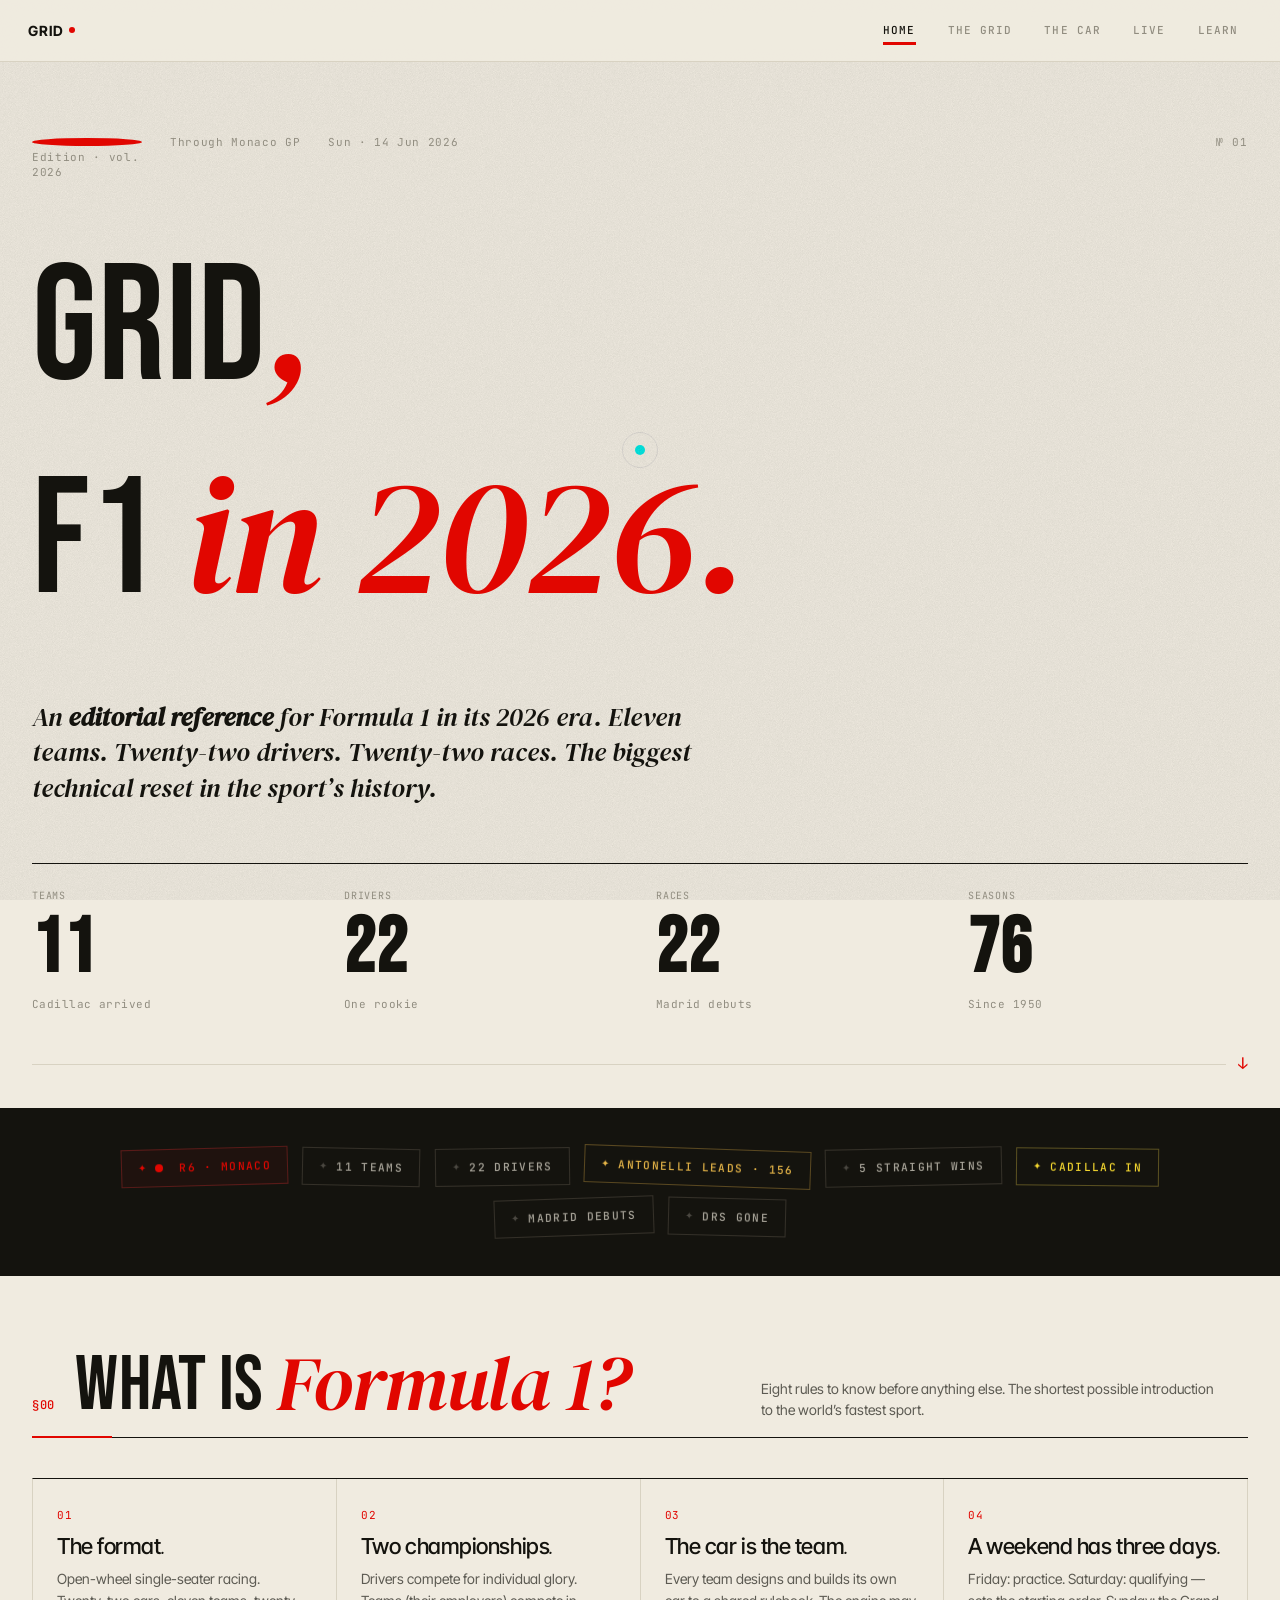
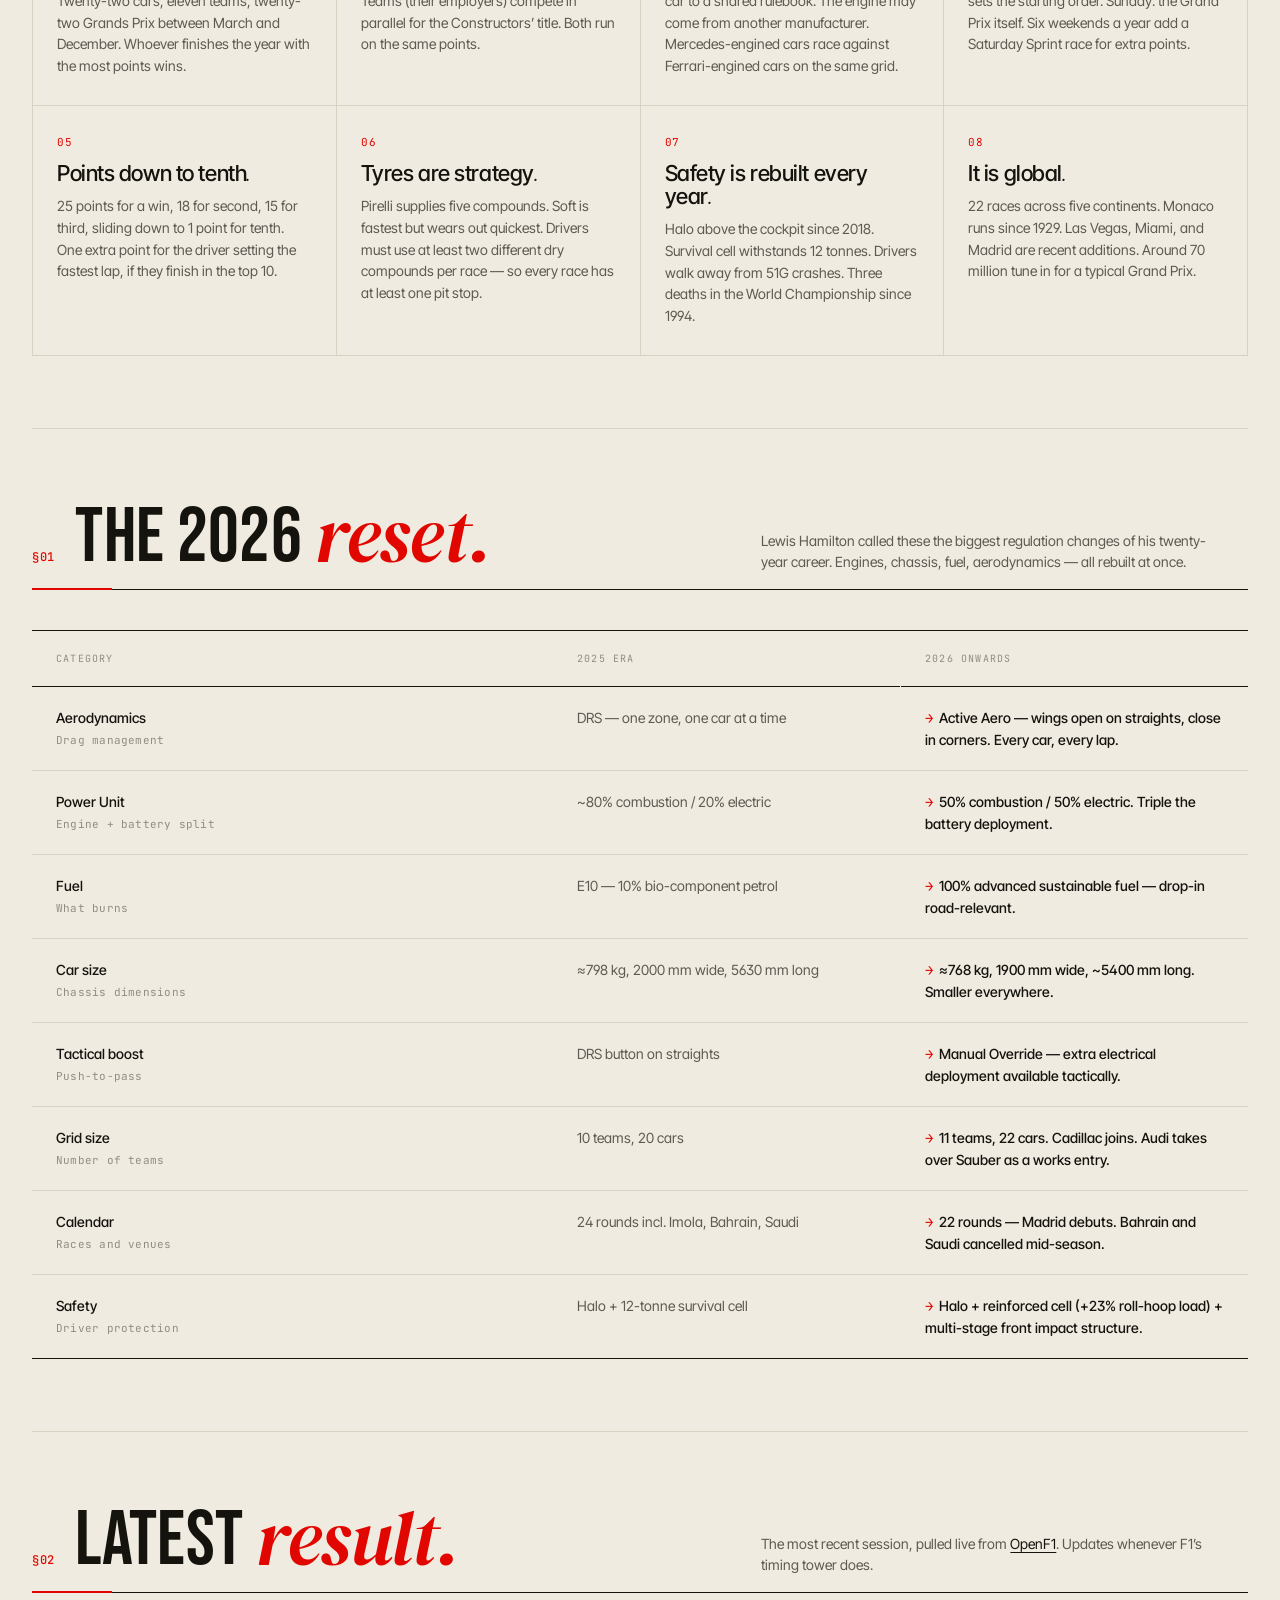
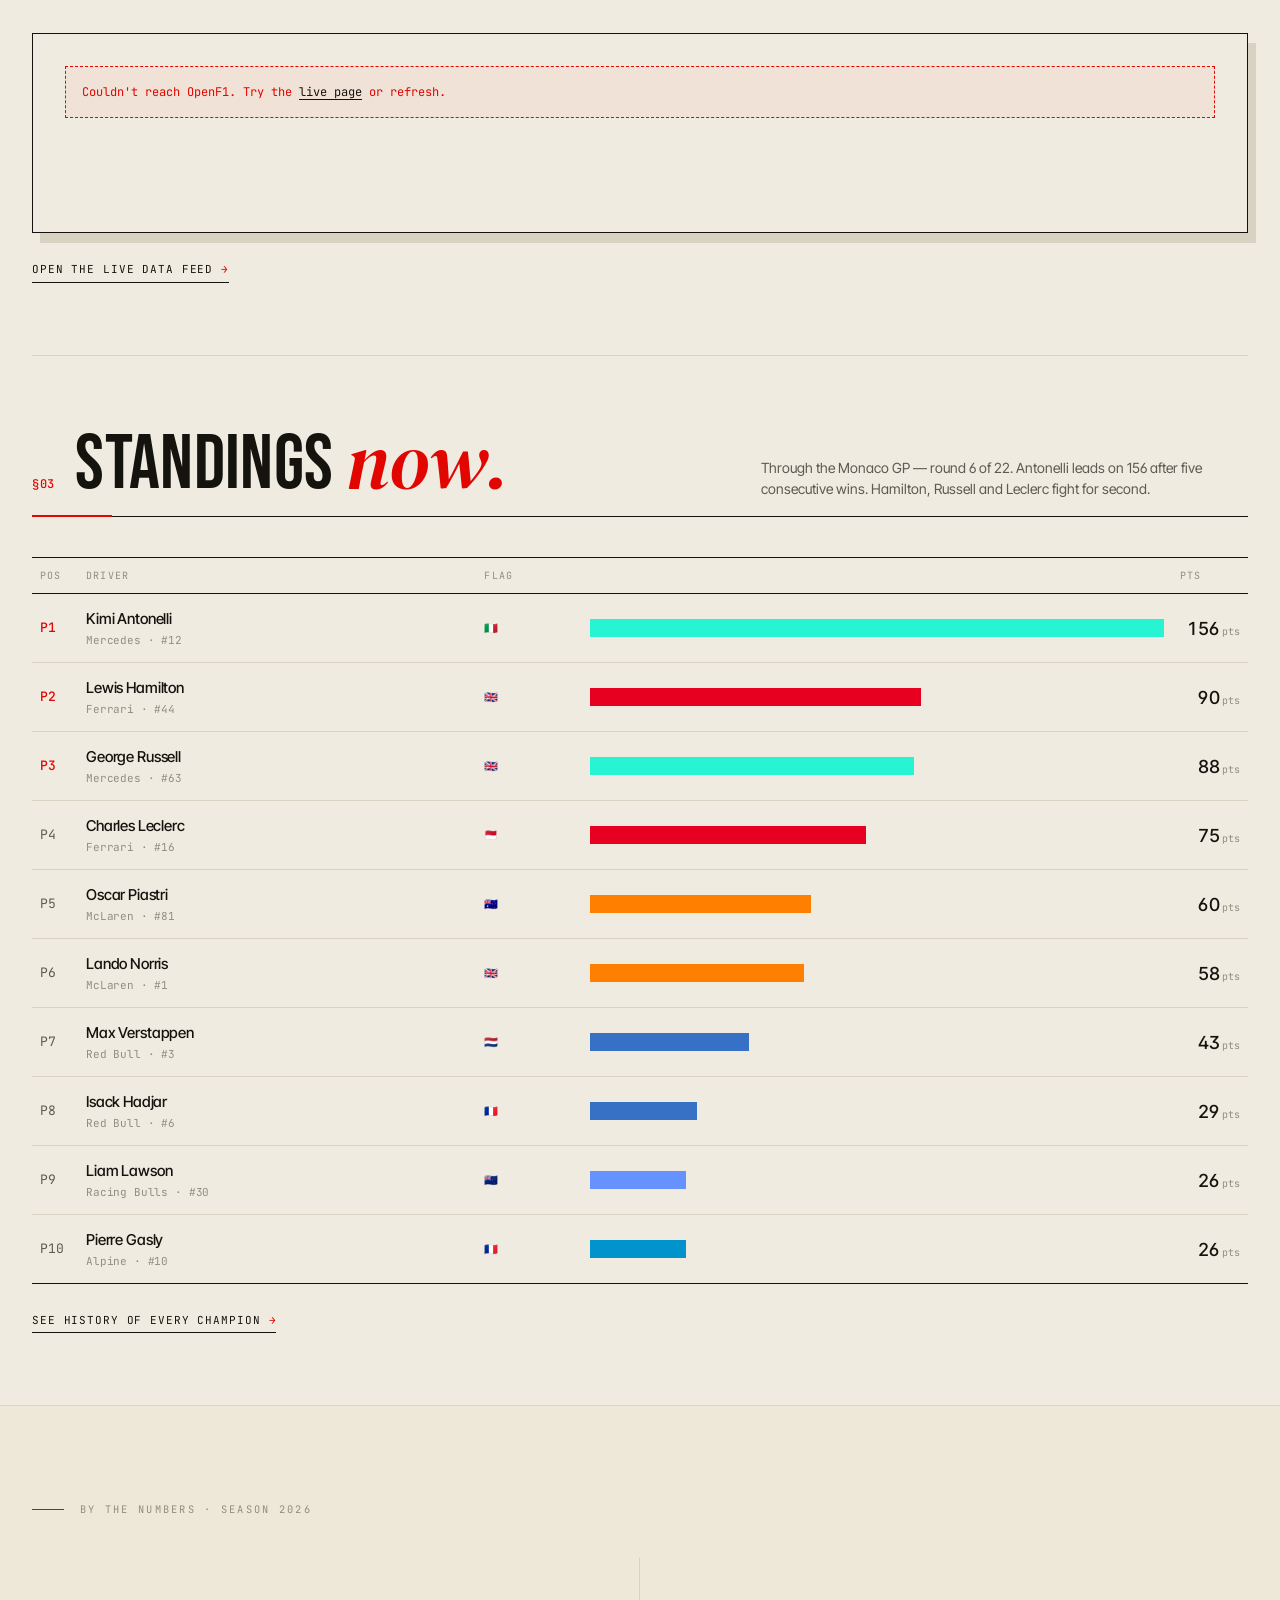
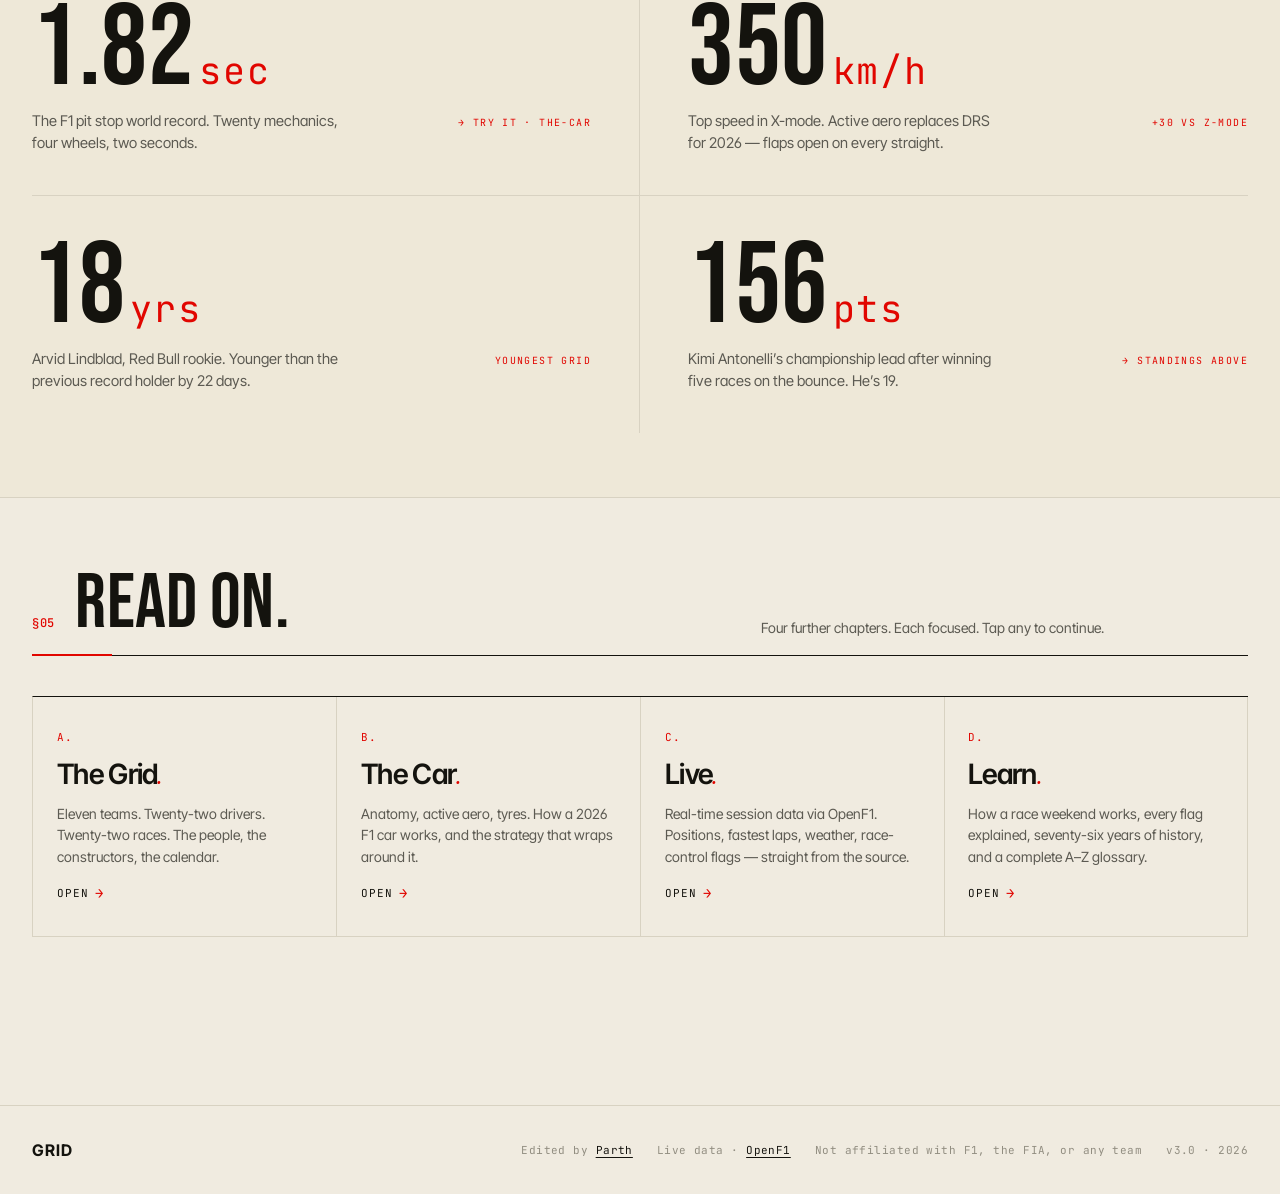
<file: index.html>
<!DOCTYPE html>
<html lang="en">
<head>
<meta charset="UTF-8">
<meta name="viewport" content="width=device-width, initial-scale=1.0">
<meta name="description" content="GRID — Formula 1 in 2026. An editorial reference. Eleven teams, twenty-two drivers, the biggest technical reset in F1 history.">
<meta name="theme-color" content="#F0EBE0">
<title>GRID · F1 2026</title>
<link rel="preconnect" href="https://fonts.googleapis.com">
<link rel="preconnect" href="https://fonts.gstatic.com" crossorigin>
<link href="https://fonts.googleapis.com/css2?family=Inter+Tight:wght@400;500;600;700&family=Instrument+Serif:ital@0;1&family=JetBrains+Mono:wght@400;500&family=Bebas+Neue&family=Caveat:wght@600;700&family=DM+Serif+Display:ital@0;1&family=DM+Mono:wght@400;500&display=swap" rel="stylesheet">
<link rel="stylesheet" href="css/styles.css">
<link rel="icon" type="image/svg+xml" href="data:image/svg+xml,%3Csvg xmlns='http://www.w3.org/2000/svg' viewBox='0 0 32 32'%3E%3Crect width='32' height='32' fill='%23F0EBE0'/%3E%3Ccircle cx='16' cy='16' r='6' fill='%23E10600'/%3E%3C/svg%3E">
</head>
<body data-page="home">

<nav class="page-nav">
  <a href="./" class="nav-mark"><span>GRID</span><em class="dot"></em></a>
  <div class="nav-links" id="navLinks">
    <a href="./" class="active">Home</a>
    <a href="the-grid/">The Grid</a>
    <a href="the-car/">The Car</a>
    <a href="live/">Live</a>
    <a href="learn/">Learn</a>
  </div>
  <button class="nav-toggle" id="navToggle" aria-label="Menu"><span></span><span></span><span></span></button>
</nav>

<!-- ============================================================
     COVER
     ============================================================ -->
<header class="cover">
  <div class="cover-grid">
    <div class="cover-meta">
      <span><span class="live-dot"></span>Edition · vol. 2026</span>
      <span>Through Monaco GP</span>
      <span>Sun · 14 Jun 2026</span>
    </div>
    <div class="cover-issue">№ 01</div>
  </div>

  <h1 class="cover-title">
    <span class="line"><span class="word-reveal d1"><span>GRID<em>,</em></span></span></span>
    <span class="line"><span class="word-reveal d2"><span>F1 <em>in 2026.</em></span></span></span>
  </h1>

  <p class="cover-sub">
    An <span class="mark">editorial reference</span> for Formula 1 in its 2026 era. Eleven teams. Twenty-two drivers. Twenty-two races. The biggest technical reset in the sport&rsquo;s history.
  </p>

  <div class="cover-stats">
    <div><div class="k">Teams</div><div class="v">11</div><div class="d">Cadillac arrived</div></div>
    <div><div class="k">Drivers</div><div class="v">22</div><div class="d">One rookie</div></div>
    <div><div class="k">Races</div><div class="v">22</div><div class="d">Madrid debuts</div></div>
    <div><div class="k">Seasons</div><div class="v">76</div><div class="d">Since 1950</div></div>
  </div>

  <div class="cover-divider"><span class="rule"></span><span class="caret">↓</span></div>
</header>

<!-- ============================================================
     STAMPS STRIP — season at a glance, tilted
     ============================================================ -->
<div class="stamps">
  <span class="stamp hot"><span class="live-dot"></span>R6 · Monaco</span>
  <span class="stamp">11 teams</span>
  <span class="stamp">22 drivers</span>
  <span class="stamp gold">Antonelli leads · 156</span>
  <span class="stamp">5 straight wins</span>
  <span class="stamp yellow">Cadillac in</span>
  <span class="stamp">Madrid debuts</span>
  <span class="stamp">DRS gone</span>
</div>

<!-- ============================================================
     §00 — WHAT IS FORMULA 1
     ============================================================ -->
<section class="section-block" id="primer">
  <div class="sec-head">
    <div class="sec-left">
      <div class="sec-num">§00</div>
      <h2 class="sec-title">What is <em>Formula 1?</em></h2>
    </div>
    <p class="sec-lede">
      Eight rules to know before anything else. The shortest possible introduction to the world&rsquo;s fastest sport.
    </p>
  </div>
  <div class="primer-grid" id="primerGrid"></div>
</section>

<!-- ============================================================
     §01 — THE 2026 RESET
     ============================================================ -->
<section class="section-block" id="changes">
  <div class="sec-head">
    <div class="sec-left">
      <div class="sec-num">§01</div>
      <h2 class="sec-title">The 2026 <em>reset.</em></h2>
    </div>
    <p class="sec-lede">
      Lewis Hamilton called these the biggest regulation changes of his twenty-year career. Engines, chassis, fuel, aerodynamics — all rebuilt at once.
    </p>
  </div>

  <div class="compare">
    <div class="compare-head k">Category</div>
    <div class="compare-head o">2025 era</div>
    <div class="compare-head n">2026 onwards</div>
  </div>
</section>

<!-- ============================================================
     §02 — LATEST RESULT (OpenF1)
     ============================================================ -->
<section class="section-block" id="latest-result">
  <div class="sec-head">
    <div class="sec-left">
      <div class="sec-num">§02</div>
      <h2 class="sec-title">Latest <em>result.</em></h2>
    </div>
    <p class="sec-lede">
      The most recent session, pulled live from <a href="https://openf1.org" target="_blank" rel="noopener" style="color:var(--ink); text-decoration: underline; text-underline-offset: 3px;">OpenF1</a>. Updates whenever F1&rsquo;s timing tower does.
    </p>
  </div>
  <div class="latest-card" id="latestCard">
    <div class="live-loading">
      <div class="live-pulse"><span></span><span></span><span></span></div>
      <div class="live-loading-text">Reaching OpenF1…</div>
    </div>
  </div>
  <a href="live/" class="read-more">Open the live data feed <span class="arrow">→</span></a>
</section>

<!-- ============================================================
     STANDINGS PREVIEW
     ============================================================ -->
<section class="section-block" id="standings-preview">
  <div class="sec-head">
    <div class="sec-left">
      <div class="sec-num">§03</div>
      <h2 class="sec-title">Standings <em>now.</em></h2>
    </div>
    <p class="sec-lede">
      Through the Monaco GP — round 6 of 22. Antonelli leads on 156 after five consecutive wins. Hamilton, Russell and Leclerc fight for second.
    </p>
  </div>
  <div class="standings-list" id="standingsList"></div>
  <a href="learn/" class="read-more">See history of every champion <span class="arrow">→</span></a>
</section>

<!-- ============================================================
     §04 — BY THE NUMBERS — punchy single-fact stats
     ============================================================ -->
<section class="big-numbers" id="by-the-numbers">
  <div class="bn-label">By the numbers · season 2026</div>
  <div class="bn-grid">
    <div class="bn-cell">
      <div class="bn-num">1.82<span class="sup">sec</span></div>
      <div class="bn-caption">
        <div class="bn-desc">The F1 pit stop world record. Twenty mechanics, four wheels, two seconds.</div>
        <div class="bn-tag">→ try it · the-car</div>
      </div>
    </div>
    <div class="bn-cell">
      <div class="bn-num">350<span class="sup">km/h</span></div>
      <div class="bn-caption">
        <div class="bn-desc">Top speed in X-mode. Active aero replaces DRS for 2026 — flaps open on every straight.</div>
        <div class="bn-tag">+30 vs Z-mode</div>
      </div>
    </div>
    <div class="bn-cell">
      <div class="bn-num">18<span class="sup">yrs</span></div>
      <div class="bn-caption">
        <div class="bn-desc">Arvid Lindblad, Red Bull rookie. Younger than the previous record holder by 22 days.</div>
        <div class="bn-tag">youngest grid</div>
      </div>
    </div>
    <div class="bn-cell">
      <div class="bn-num">156<span class="sup">pts</span></div>
      <div class="bn-caption">
        <div class="bn-desc">Kimi Antonelli&rsquo;s championship lead after winning five races on the bounce. He&rsquo;s 19.</div>
        <div class="bn-tag">→ standings above</div>
      </div>
    </div>
  </div>
</section>

<!-- ============================================================
     ROUTE — cards to other pages
     ============================================================ -->
<section class="section-block" id="route">
  <div class="sec-head">
    <div class="sec-left">
      <div class="sec-num">§05</div>
      <h2 class="sec-title">Read on.</h2>
    </div>
    <p class="sec-lede">
      Four further chapters. Each focused. Tap any to continue.
    </p>
  </div>

  <div class="route-grid">
    <a href="the-grid/" class="route-card">
      <div class="route-num">A.</div>
      <h3>The Grid<em>.</em></h3>
      <p>Eleven teams. Twenty-two drivers. Twenty-two races. The people, the constructors, the calendar.</p>
      <span class="route-cta">Open <span class="arrow">→</span></span>
    </a>
    <a href="the-car/" class="route-card">
      <div class="route-num">B.</div>
      <h3>The Car<em>.</em></h3>
      <p>Anatomy, active aero, tyres. How a 2026 F1 car works, and the strategy that wraps around it.</p>
      <span class="route-cta">Open <span class="arrow">→</span></span>
    </a>
    <a href="live/" class="route-card">
      <div class="route-num">C.</div>
      <h3>Live<em>.</em></h3>
      <p>Real-time session data via OpenF1. Positions, fastest laps, weather, race-control flags — straight from the source.</p>
      <span class="route-cta">Open <span class="arrow">→</span></span>
    </a>
    <a href="learn/" class="route-card">
      <div class="route-num">D.</div>
      <h3>Learn<em>.</em></h3>
      <p>How a race weekend works, every flag explained, seventy-six years of history, and a complete A&ndash;Z glossary.</p>
      <span class="route-cta">Open <span class="arrow">→</span></span>
    </a>
  </div>
</section>

<!-- ============================================================
     FOOTER
     ============================================================ -->
<footer class="page-foot">
  <div class="foot-mark">GRID</div>
  <div class="foot-meta">
    <span>Edited by <a href="https://parth8.github.io" target="_blank" rel="noopener">Parth</a></span>
    <span>Live data · <a href="https://openf1.org" target="_blank" rel="noopener">OpenF1</a></span>
    <span>Not affiliated with F1, the FIA, or any team</span>
    <span>v3.0 · 2026</span>
  </div>
</footer>

<!-- Detail modal -->
<div class="modal-overlay" id="detailModal">
  <div class="modal">
    <button class="modal-close" id="modalClose">×</button>
    <div id="detailBody"></div>
  </div>
</div>

<script src="js/data.js"></script>
<script src="js/main.js"></script>
</body>
</html>
</file>
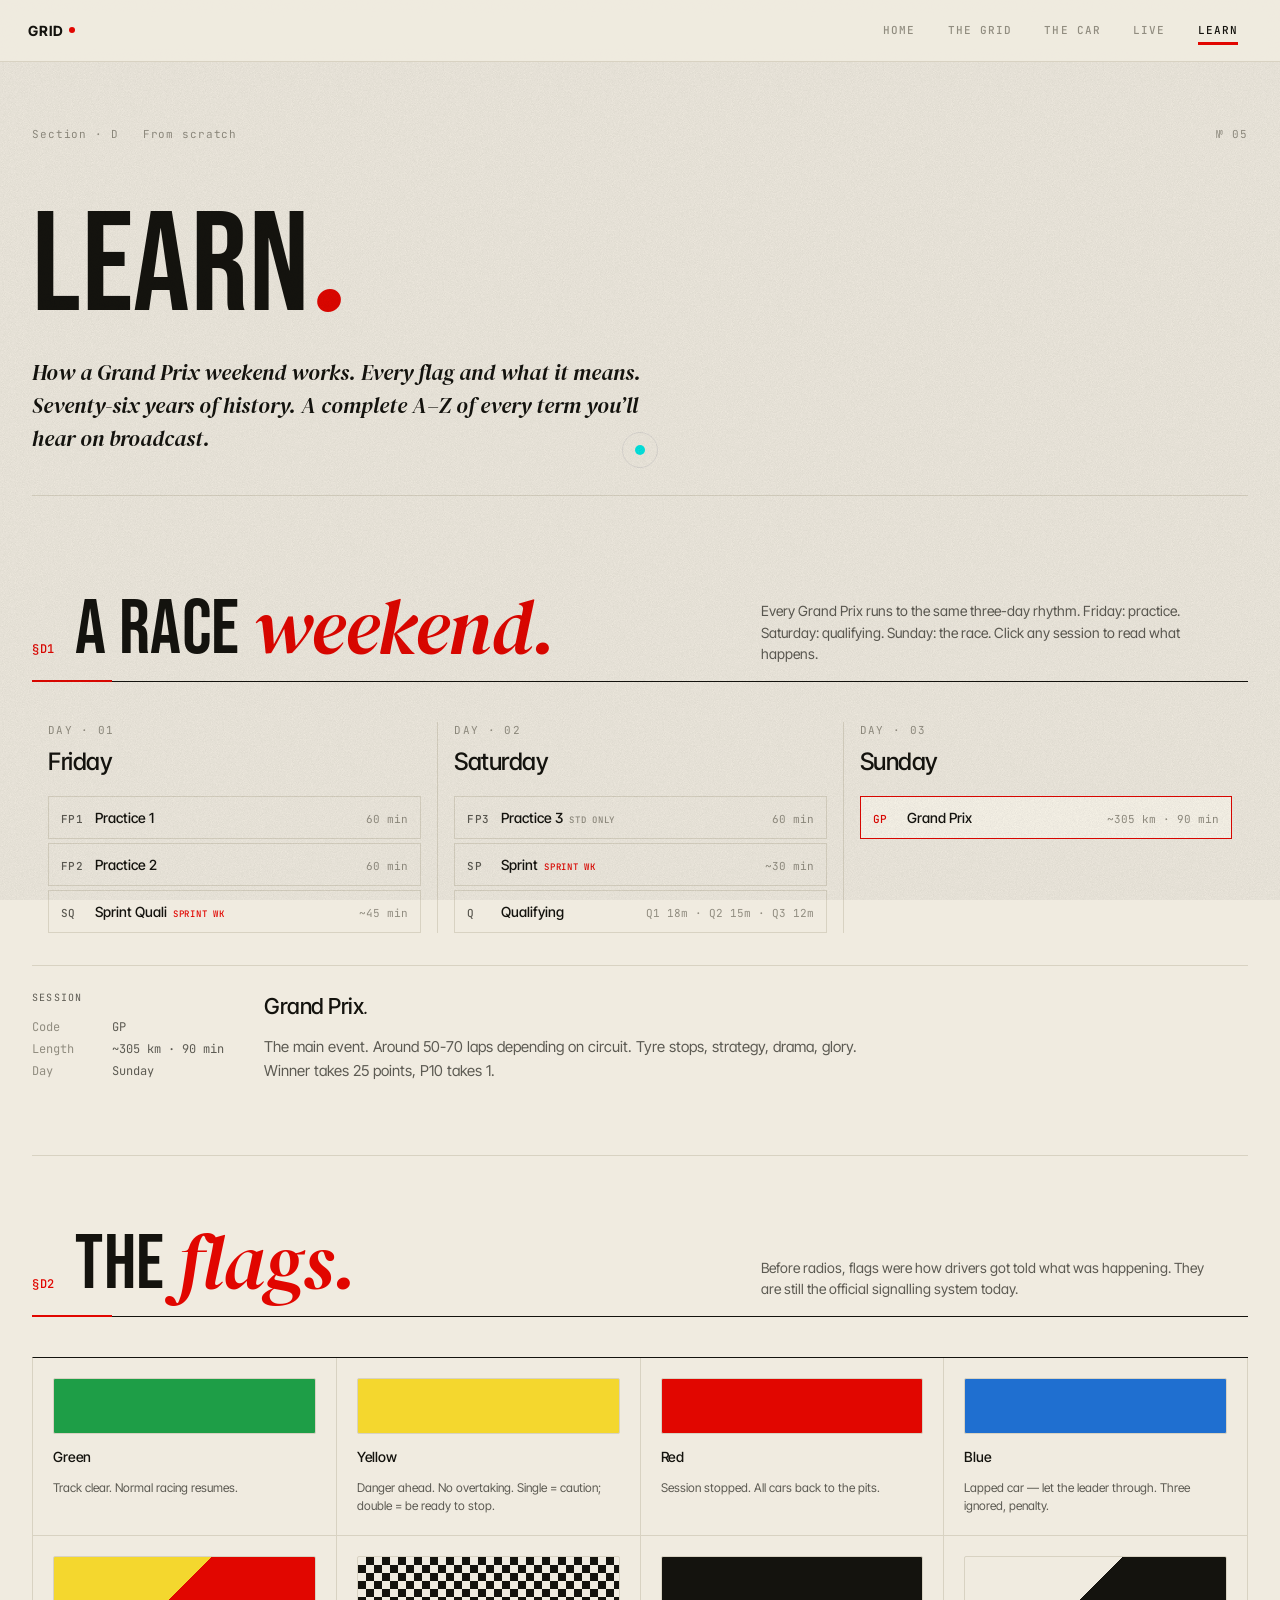
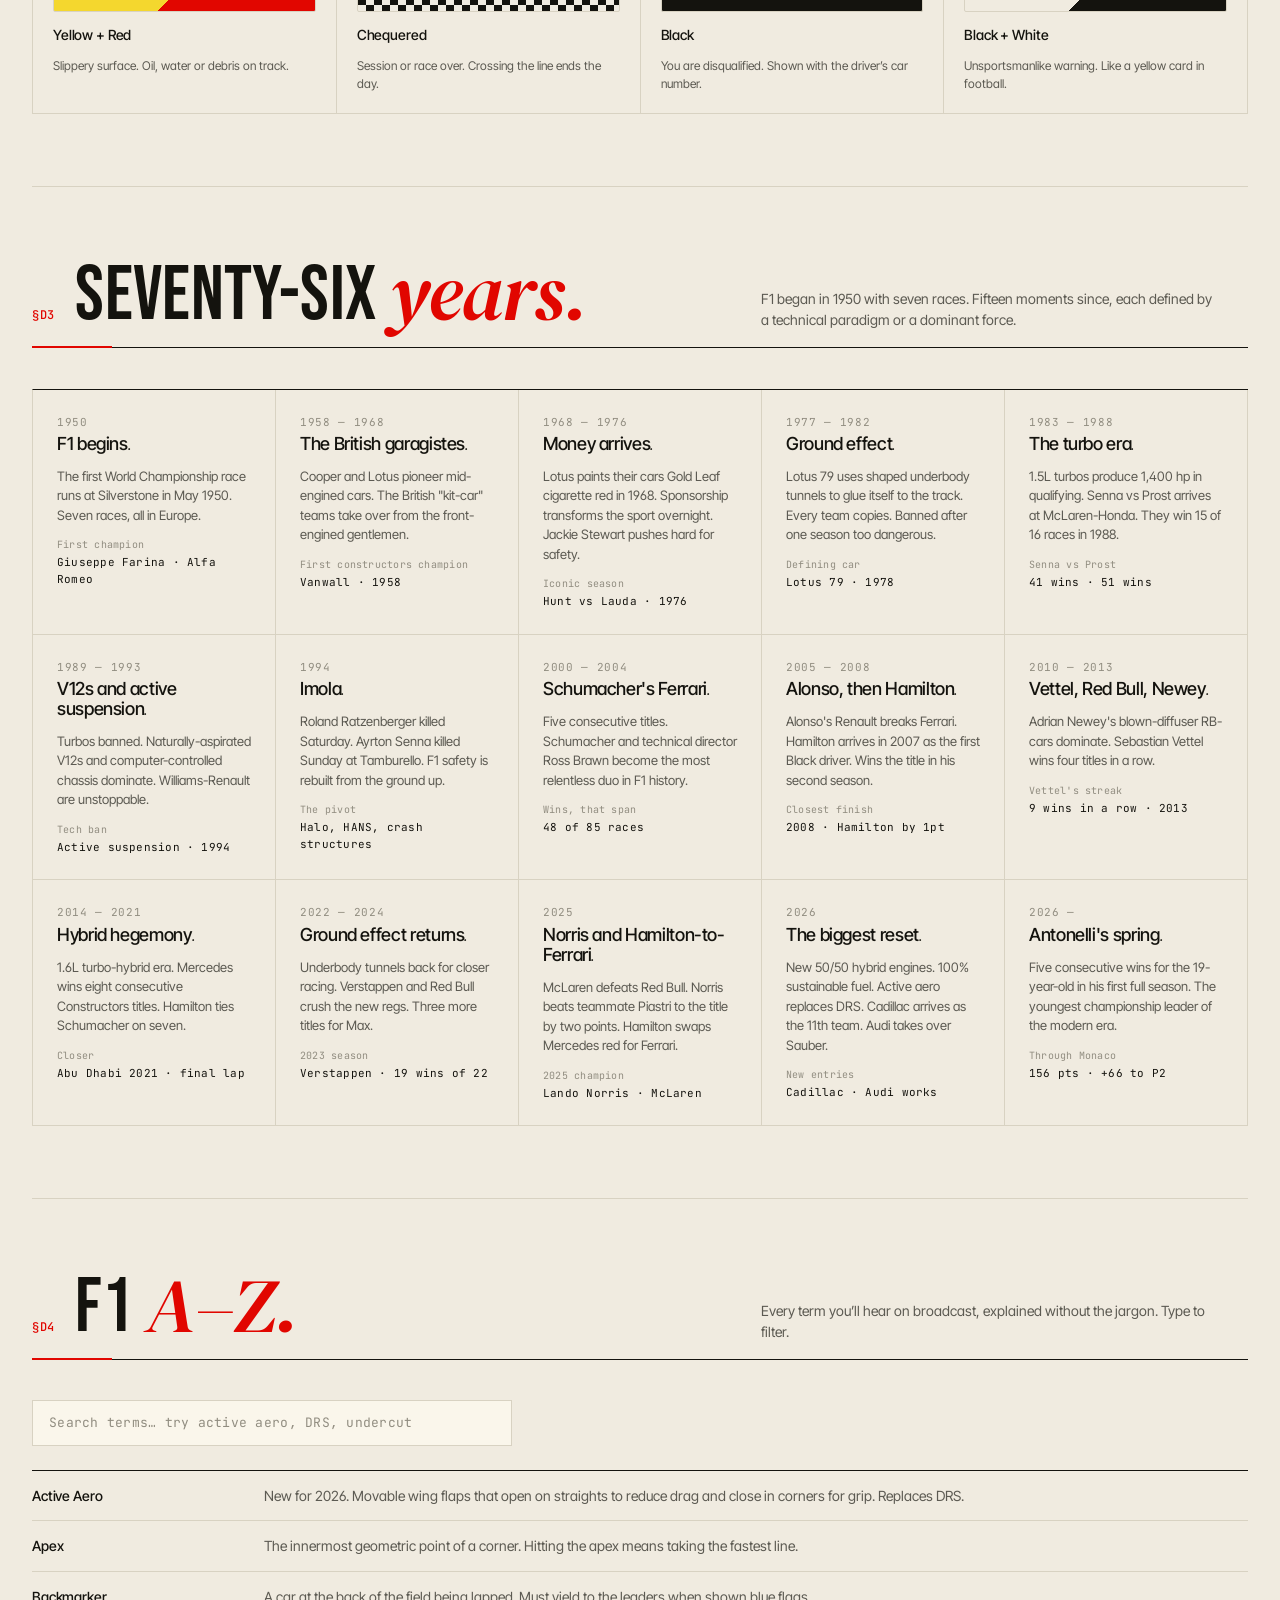
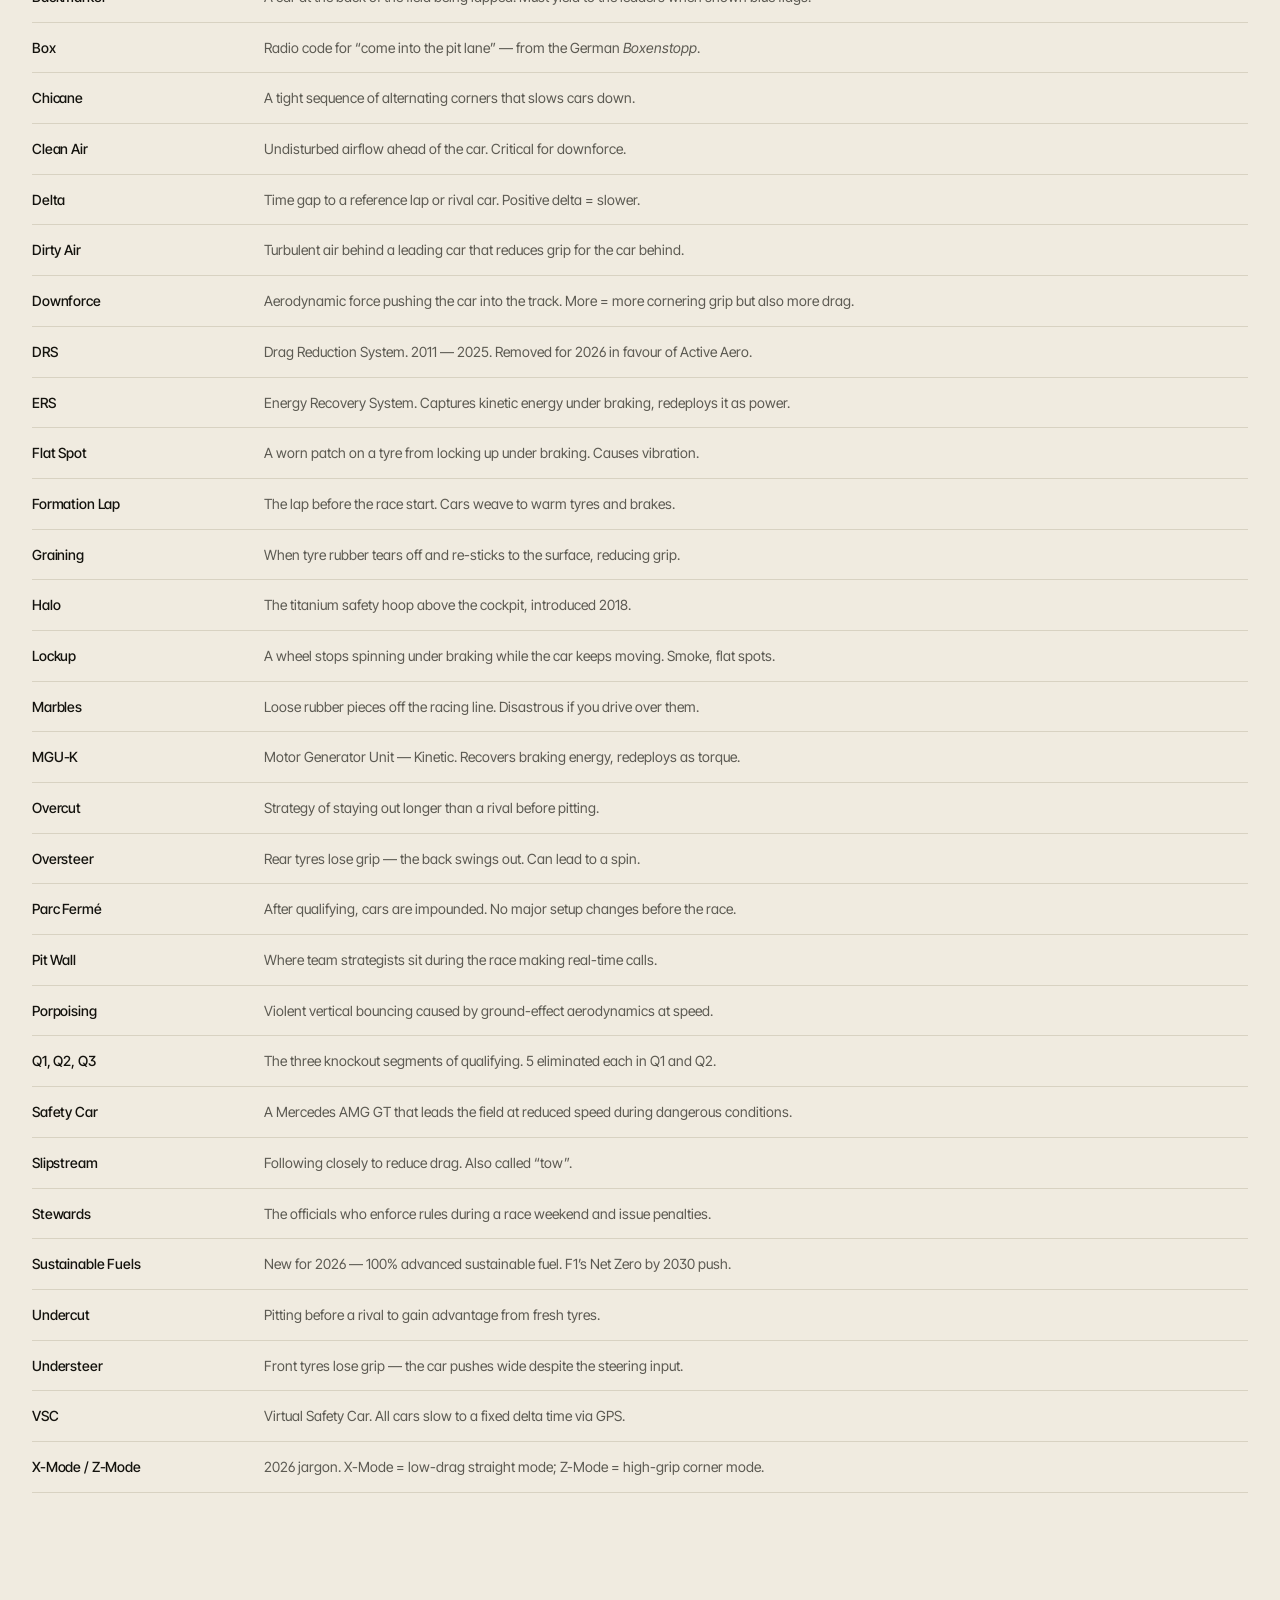
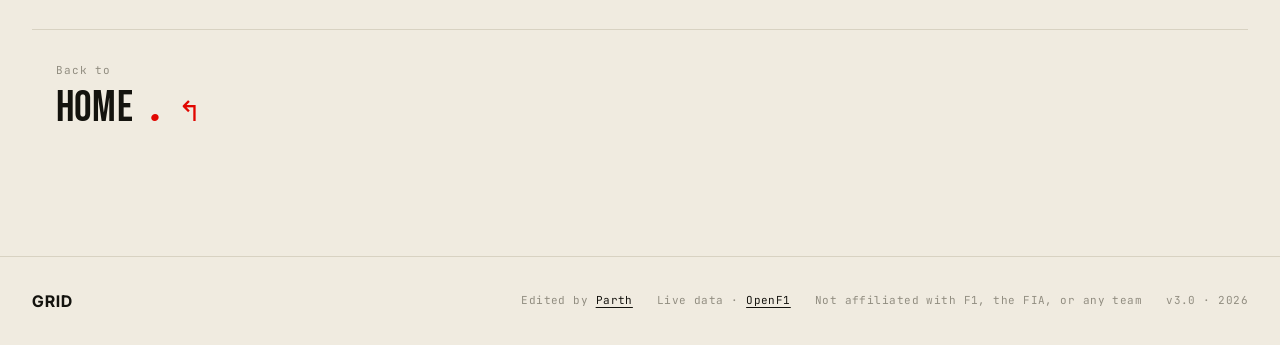
<file: learn/index.html>
<!DOCTYPE html>
<html lang="en">
<head>
<meta charset="UTF-8">
<meta name="viewport" content="width=device-width, initial-scale=1.0">
<meta name="description" content="GRID · Learn — race weekend, flags, history, A-Z glossary.">
<meta name="theme-color" content="#F0EBE0">
<title>Learn · GRID</title>
<link rel="preconnect" href="https://fonts.googleapis.com">
<link rel="preconnect" href="https://fonts.gstatic.com" crossorigin>
<link href="https://fonts.googleapis.com/css2?family=Inter+Tight:wght@400;500;600;700&family=Instrument+Serif:ital@0;1&family=JetBrains+Mono:wght@400;500&family=Bebas+Neue&family=Caveat:wght@600;700&family=DM+Serif+Display:ital@0;1&family=DM+Mono:wght@400;500&display=swap" rel="stylesheet">
<link rel="stylesheet" href="../css/styles.css">
<link rel="icon" type="image/svg+xml" href="data:image/svg+xml,%3Csvg xmlns='http://www.w3.org/2000/svg' viewBox='0 0 32 32'%3E%3Crect width='32' height='32' fill='%23F0EBE0'/%3E%3Ccircle cx='16' cy='16' r='6' fill='%23E10600'/%3E%3C/svg%3E">
</head>
<body data-page="learn">

<nav class="page-nav">
  <a href="../" class="nav-mark"><span>GRID</span><em class="dot"></em></a>
  <div class="nav-links" id="navLinks">
    <a href="../">Home</a>
    <a href="../the-grid/">The Grid</a>
    <a href="../the-car/">The Car</a>
    <a href="../live/">Live</a>
    <a href="../learn/" class="active">Learn</a>
  </div>
  <button class="nav-toggle" id="navToggle" aria-label="Menu"><span></span><span></span><span></span></button>
</nav>

<header class="page-head">
  <div class="page-head-grid">
    <div class="page-head-meta">
      <span>Section · D</span>
      <span>From scratch</span>
    </div>
    <div class="page-head-issue">№ 05</div>
  </div>
  <h1 class="page-head-title">Learn<em class="serif">.</em></h1>
  <p class="page-head-sub">
    How a Grand Prix weekend works. Every flag and what it means. Seventy-six years of history. A complete A&ndash;Z of every term you&rsquo;ll hear on broadcast.
  </p>
  <div class="cover-divider"><span class="rule"></span></div>
</header>

<!-- §D1 — RACE WEEKEND -->
<section class="section-block" id="weekend">
  <div class="sec-head">
    <div class="sec-left">
      <div class="sec-num">§D1</div>
      <h2 class="sec-title">A race <em>weekend.</em></h2>
    </div>
    <p class="sec-lede">
      Every Grand Prix runs to the same three-day rhythm. Friday: practice. Saturday: qualifying. Sunday: the race. Click any session to read what happens.
    </p>
  </div>
  <div class="weekend-box" id="weekendBox"></div>
</section>

<!-- §D2 — FLAGS -->
<section class="section-block" id="flags">
  <div class="sec-head">
    <div class="sec-left">
      <div class="sec-num">§D2</div>
      <h2 class="sec-title">The <em>flags.</em></h2>
    </div>
    <p class="sec-lede">
      Before radios, flags were how drivers got told what was happening. They are still the official signalling system today.
    </p>
  </div>
  <div class="flags-ref" id="flagsRef"></div>
</section>

<!-- §D3 — HISTORY -->
<section class="section-block" id="history">
  <div class="sec-head">
    <div class="sec-left">
      <div class="sec-num">§D3</div>
      <h2 class="sec-title">Seventy-six <em>years.</em></h2>
    </div>
    <p class="sec-lede">
      F1 began in 1950 with seven races. Fifteen moments since, each defined by a technical paradigm or a dominant force.
    </p>
  </div>
  <div class="eras" id="erasGrid"></div>
</section>

<!-- §D4 — GLOSSARY -->
<section class="section-block" id="glossary">
  <div class="sec-head">
    <div class="sec-left">
      <div class="sec-num">§D4</div>
      <h2 class="sec-title">F1 <em>A&ndash;Z.</em></h2>
    </div>
    <p class="sec-lede">
      Every term you&rsquo;ll hear on broadcast, explained without the jargon. Type to filter.
    </p>
  </div>
  <input type="text" class="gloss-search" id="glossSearch" placeholder="Search terms… try active aero, DRS, undercut">
  <div class="gloss-list" id="glossList"></div>
</section>

<nav class="page-next">
  <a href="../" class="next-link">
    <div class="next-label">Back to</div>
    <div class="next-title">Home<em>.</em> <span class="arrow">↰</span></div>
  </a>
</nav>

<footer class="page-foot">
  <div class="foot-mark">GRID</div>
  <div class="foot-meta">
    <span>Edited by <a href="https://parth8.github.io" target="_blank" rel="noopener">Parth</a></span>
    <span>Live data · <a href="https://openf1.org" target="_blank" rel="noopener">OpenF1</a></span>
    <span>Not affiliated with F1, the FIA, or any team</span>
    <span>v3.0 · 2026</span>
  </div>
</footer>

<script src="../js/data.js"></script>
<script src="../js/main.js"></script>
</body>
</html>
</file>
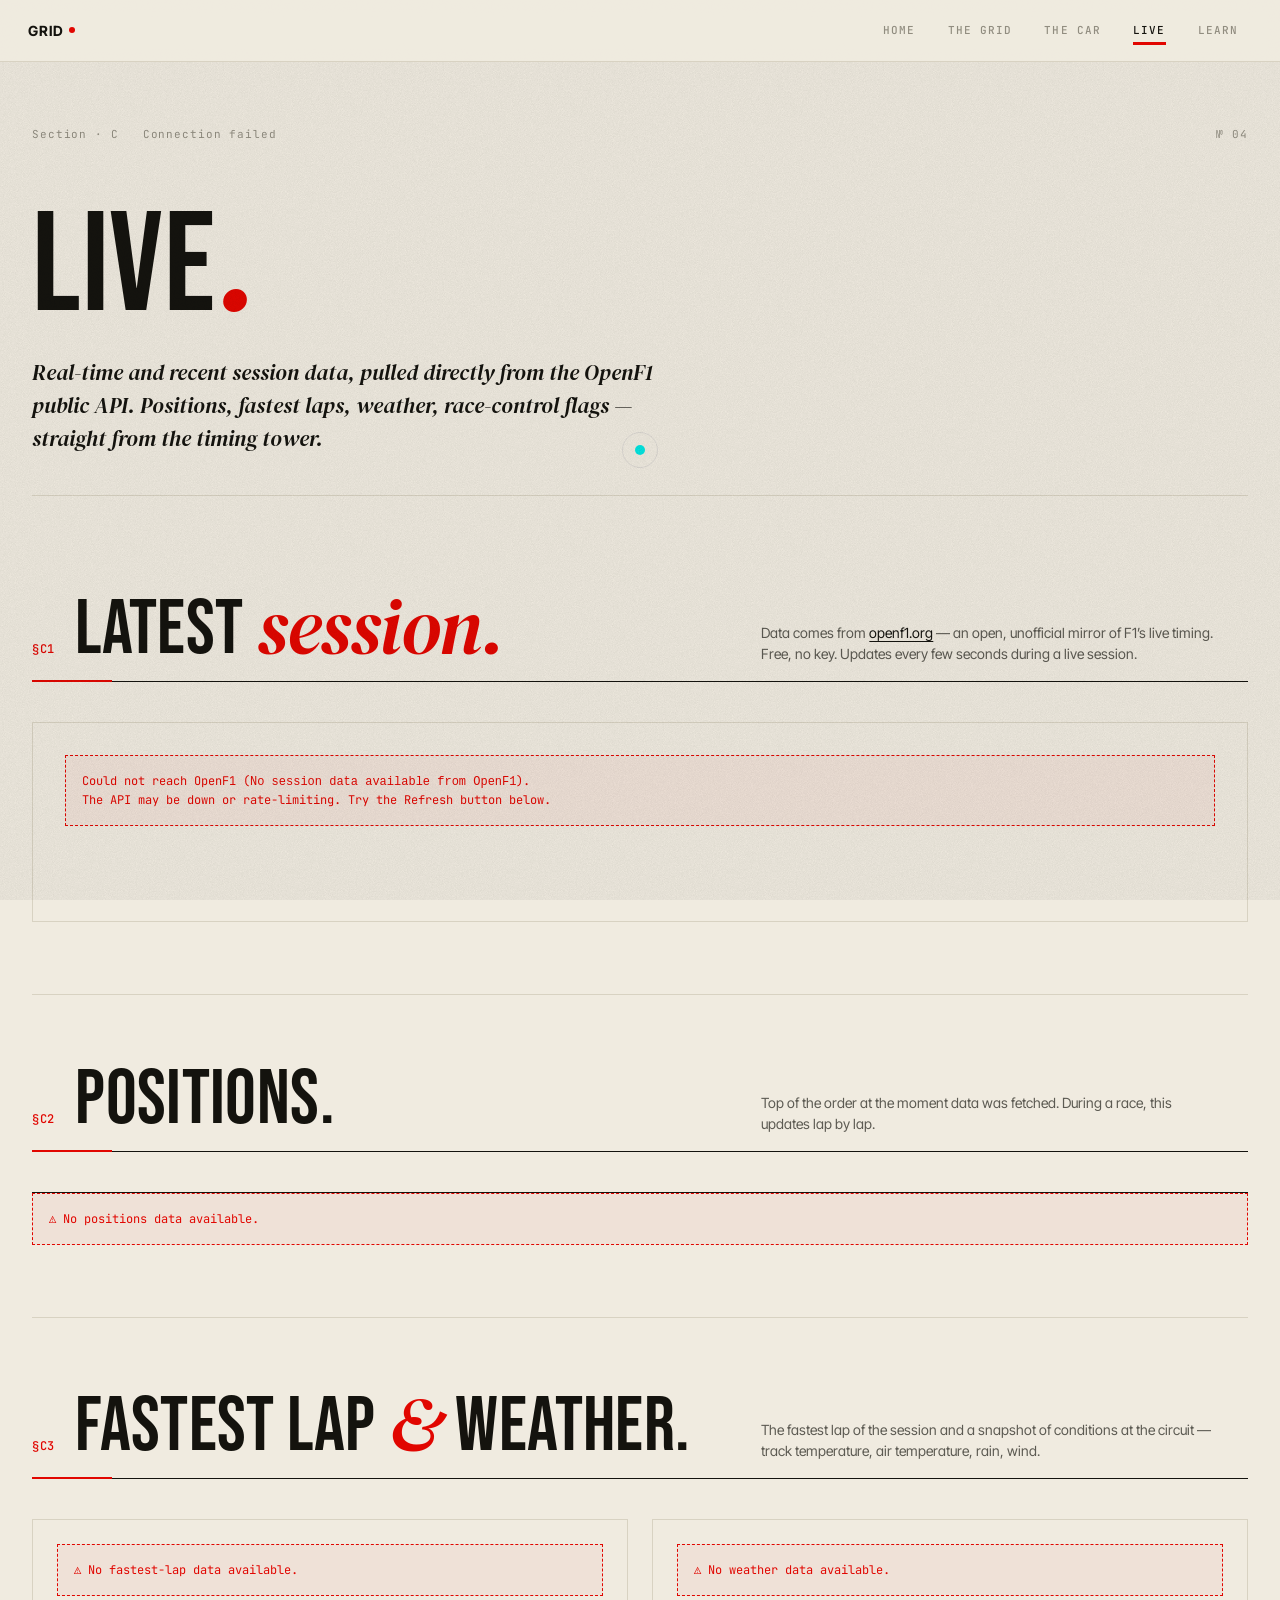
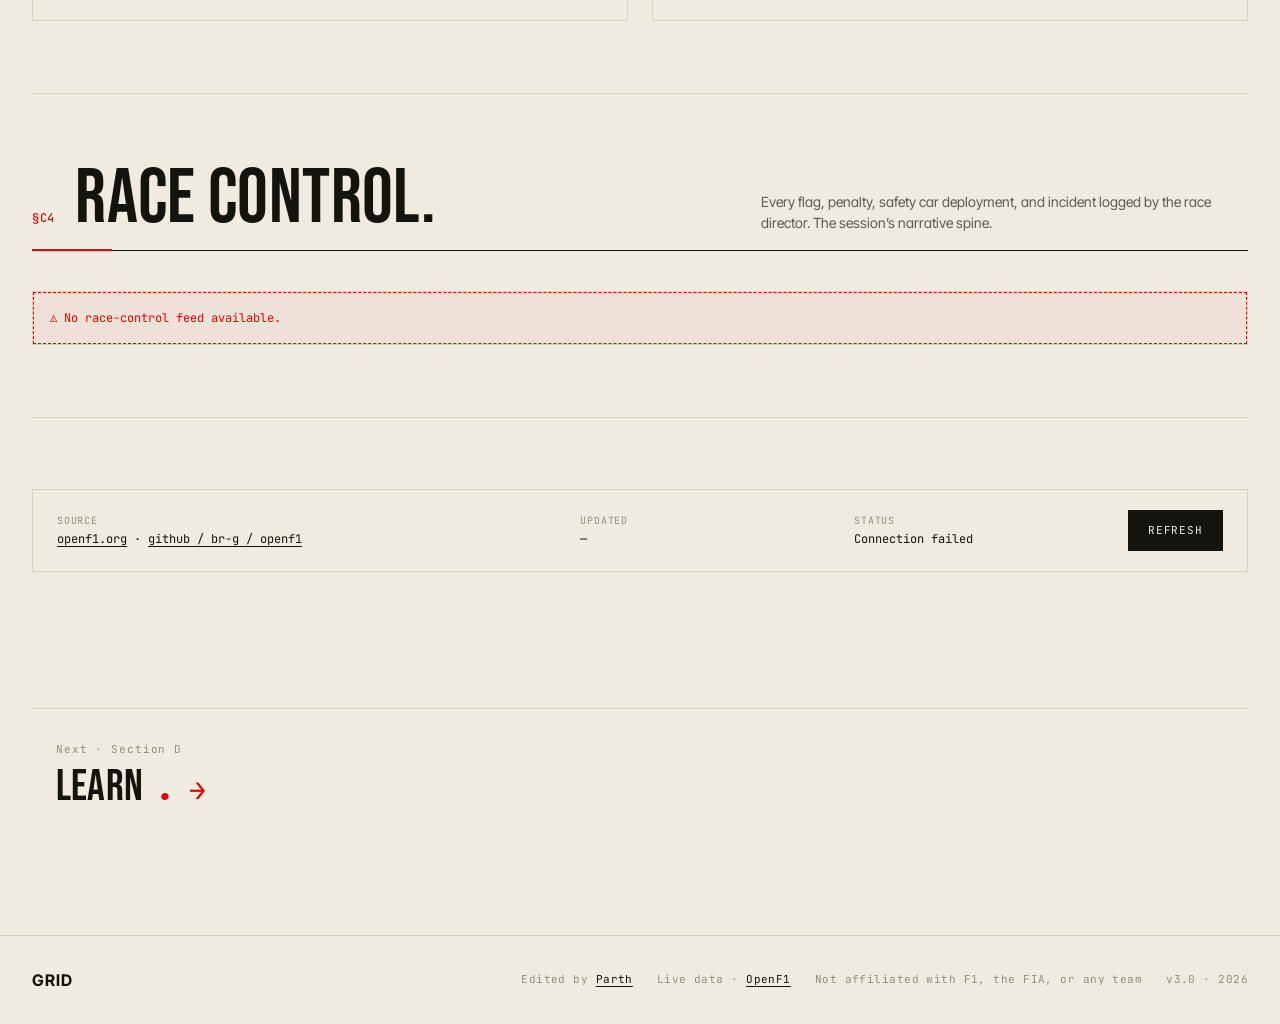
<file: live/index.html>
<!DOCTYPE html>
<html lang="en">
<head>
<meta charset="UTF-8">
<meta name="viewport" content="width=device-width, initial-scale=1.0">
<meta name="description" content="GRID · Live — real-time F1 session data via OpenF1.">
<meta name="theme-color" content="#F0EBE0">
<title>Live · GRID</title>
<link rel="preconnect" href="https://fonts.googleapis.com">
<link rel="preconnect" href="https://fonts.gstatic.com" crossorigin>
<link rel="preconnect" href="https://api.openf1.org">
<link href="https://fonts.googleapis.com/css2?family=Inter+Tight:wght@400;500;600;700&family=Instrument+Serif:ital@0;1&family=JetBrains+Mono:wght@400;500&family=Bebas+Neue&family=Caveat:wght@600;700&family=DM+Serif+Display:ital@0;1&family=DM+Mono:wght@400;500&display=swap" rel="stylesheet">
<link rel="stylesheet" href="../css/styles.css">
<link rel="icon" type="image/svg+xml" href="data:image/svg+xml,%3Csvg xmlns='http://www.w3.org/2000/svg' viewBox='0 0 32 32'%3E%3Crect width='32' height='32' fill='%23F0EBE0'/%3E%3Ccircle cx='16' cy='16' r='6' fill='%23E10600'/%3E%3C/svg%3E">
</head>
<body data-page="live">

<nav class="page-nav">
  <a href="../" class="nav-mark"><span>GRID</span><em class="dot"></em></a>
  <div class="nav-links" id="navLinks">
    <a href="../">Home</a>
    <a href="../the-grid/">The Grid</a>
    <a href="../the-car/">The Car</a>
    <a href="../live/" class="active">Live</a>
    <a href="../learn/">Learn</a>
  </div>
  <button class="nav-toggle" id="navToggle" aria-label="Menu"><span></span><span></span><span></span></button>
</nav>

<header class="page-head">
  <div class="page-head-grid">
    <div class="page-head-meta">
      <span>Section · C</span>
      <span id="liveStamp">Connecting…</span>
    </div>
    <div class="page-head-issue">№ 04</div>
  </div>
  <h1 class="page-head-title">Live<em class="serif">.</em></h1>
  <p class="page-head-sub">
    Real-time and recent session data, pulled directly from the OpenF1 public API. Positions, fastest laps, weather, race-control flags — straight from the timing tower.
  </p>
  <div class="cover-divider"><span class="rule"></span></div>
</header>

<!-- LIVE PANEL — Current/Latest Session -->
<section class="section-block" id="live-session">
  <div class="sec-head">
    <div class="sec-left">
      <div class="sec-num">§C1</div>
      <h2 class="sec-title">Latest <em>session.</em></h2>
    </div>
    <p class="sec-lede">
      Data comes from <a href="https://openf1.org" target="_blank" rel="noopener" style="color:var(--ink); text-decoration: underline; text-underline-offset: 3px;">openf1.org</a> — an open, unofficial mirror of F1&rsquo;s live timing. Free, no key. Updates every few seconds during a live session.
    </p>
  </div>

  <div class="live-card" id="liveCard">
    <div class="live-loading">
      <div class="live-pulse"><span></span><span></span><span></span></div>
      <div class="live-loading-text">Reaching OpenF1…</div>
    </div>
  </div>
</section>

<!-- POSITIONS -->
<section class="section-block" id="live-positions">
  <div class="sec-head">
    <div class="sec-left">
      <div class="sec-num">§C2</div>
      <h2 class="sec-title">Positions.</h2>
    </div>
    <p class="sec-lede">
      Top of the order at the moment data was fetched. During a race, this updates lap by lap.
    </p>
  </div>
  <div class="live-positions" id="livePositions">
    <div class="live-empty">Waiting on data…</div>
  </div>
</section>

<!-- FASTEST LAP + WEATHER -->
<section class="section-block" id="live-fast">
  <div class="sec-head">
    <div class="sec-left">
      <div class="sec-num">§C3</div>
      <h2 class="sec-title">Fastest lap <em>&amp;</em> weather.</h2>
    </div>
    <p class="sec-lede">
      The fastest lap of the session and a snapshot of conditions at the circuit — track temperature, air temperature, rain, wind.
    </p>
  </div>
  <div class="live-split">
    <div class="live-fast-card" id="liveFast">
      <div class="live-empty">—</div>
    </div>
    <div class="live-weather-card" id="liveWeather">
      <div class="live-empty">—</div>
    </div>
  </div>
</section>

<!-- RACE CONTROL -->
<section class="section-block" id="live-control">
  <div class="sec-head">
    <div class="sec-left">
      <div class="sec-num">§C4</div>
      <h2 class="sec-title">Race control.</h2>
    </div>
    <p class="sec-lede">
      Every flag, penalty, safety car deployment, and incident logged by the race director. The session&rsquo;s narrative spine.
    </p>
  </div>
  <div class="live-control" id="liveControl">
    <div class="live-empty">—</div>
  </div>
</section>

<!-- REFRESH -->
<section class="section-block" id="live-meta">
  <div class="live-meta-card">
    <div class="live-meta-row">
      <div>
        <div class="k">Source</div>
        <div class="v"><a href="https://openf1.org" target="_blank" rel="noopener">openf1.org</a> · <a href="https://github.com/br-g/openf1" target="_blank" rel="noopener">github / br-g / openf1</a></div>
      </div>
      <div>
        <div class="k">Updated</div>
        <div class="v" id="liveUpdated">—</div>
      </div>
      <div>
        <div class="k">Status</div>
        <div class="v" id="liveStatus">Connecting</div>
      </div>
      <button class="live-refresh" id="liveRefresh">Refresh</button>
    </div>
  </div>
</section>

<nav class="page-next">
  <a href="../learn/" class="next-link">
    <div class="next-label">Next · Section D</div>
    <div class="next-title">Learn<em>.</em> <span class="arrow">→</span></div>
  </a>
</nav>

<footer class="page-foot">
  <div class="foot-mark">GRID</div>
  <div class="foot-meta">
    <span>Edited by <a href="https://parth8.github.io" target="_blank" rel="noopener">Parth</a></span>
    <span>Live data · <a href="https://openf1.org" target="_blank" rel="noopener">OpenF1</a></span>
    <span>Not affiliated with F1, the FIA, or any team</span>
    <span>v3.0 · 2026</span>
  </div>
</footer>

<script src="../js/data.js"></script>
<script src="../js/main.js"></script>
</body>
</html>
</file>
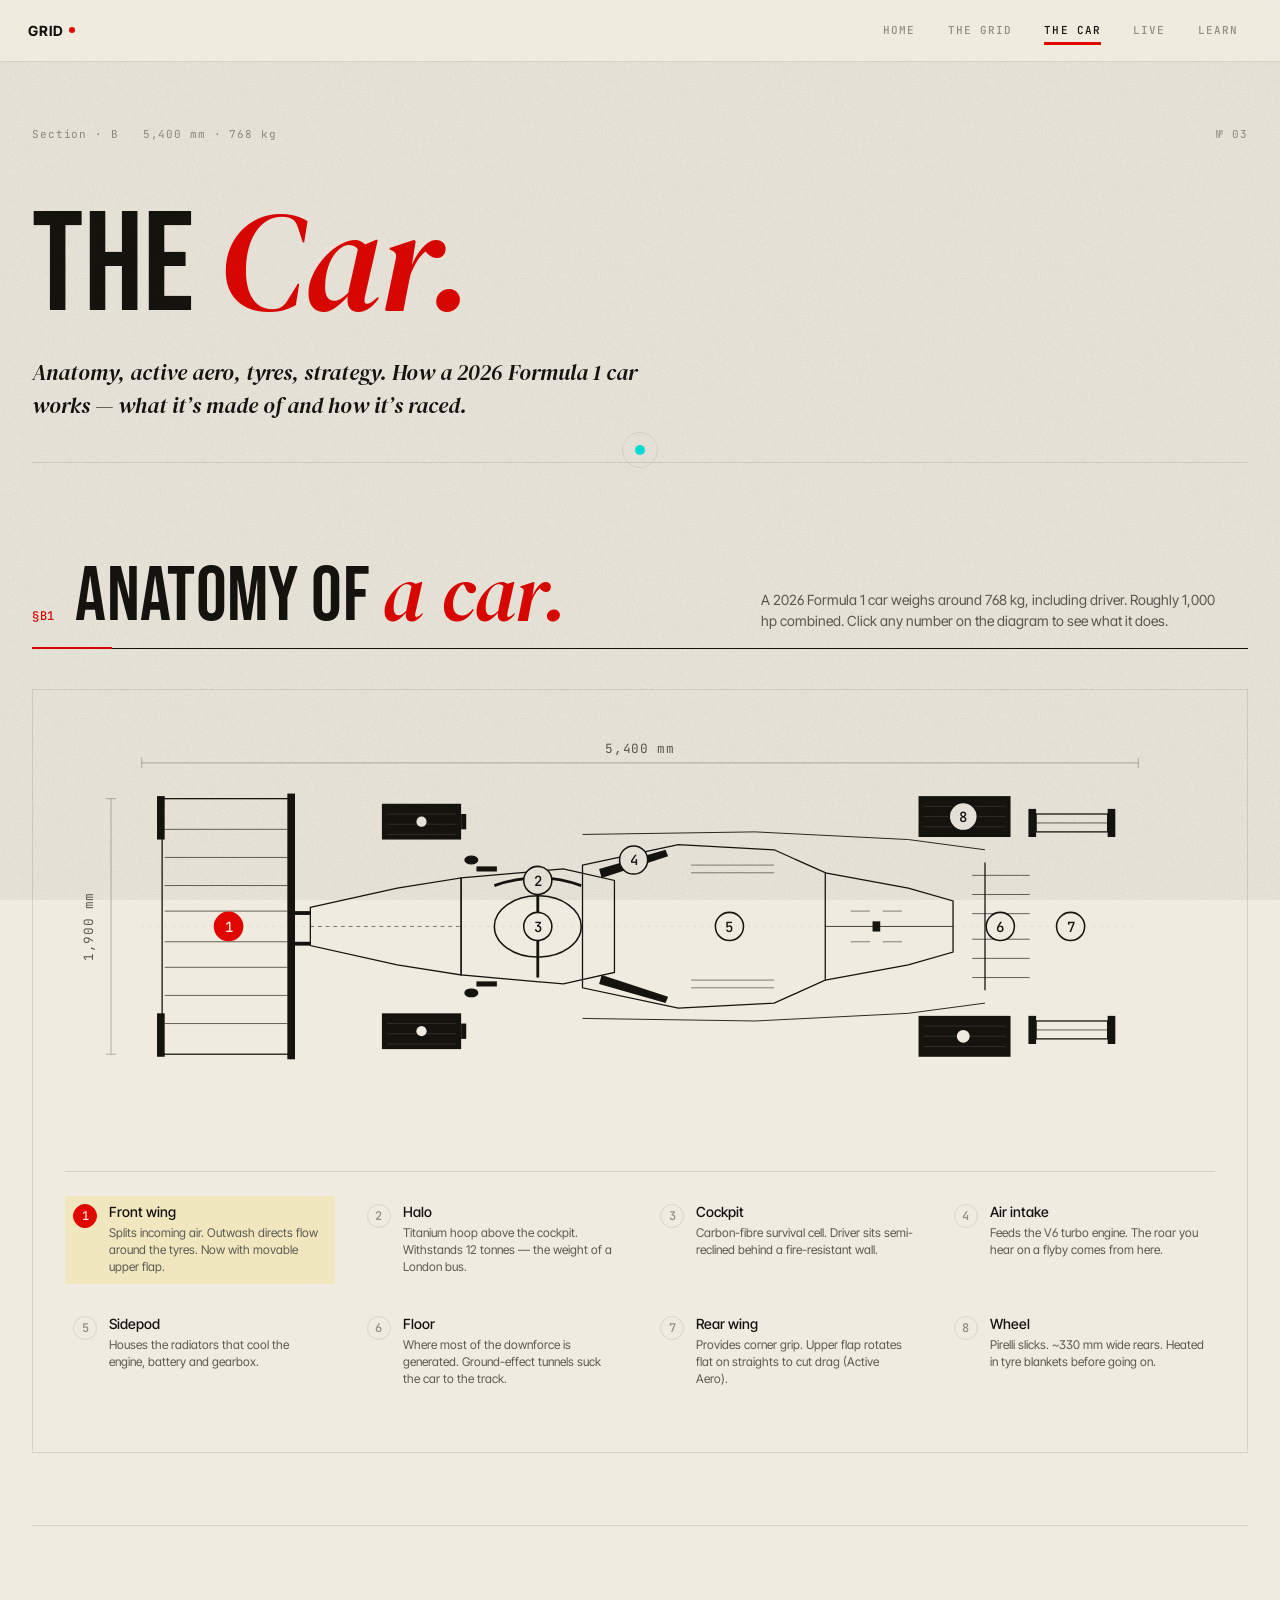
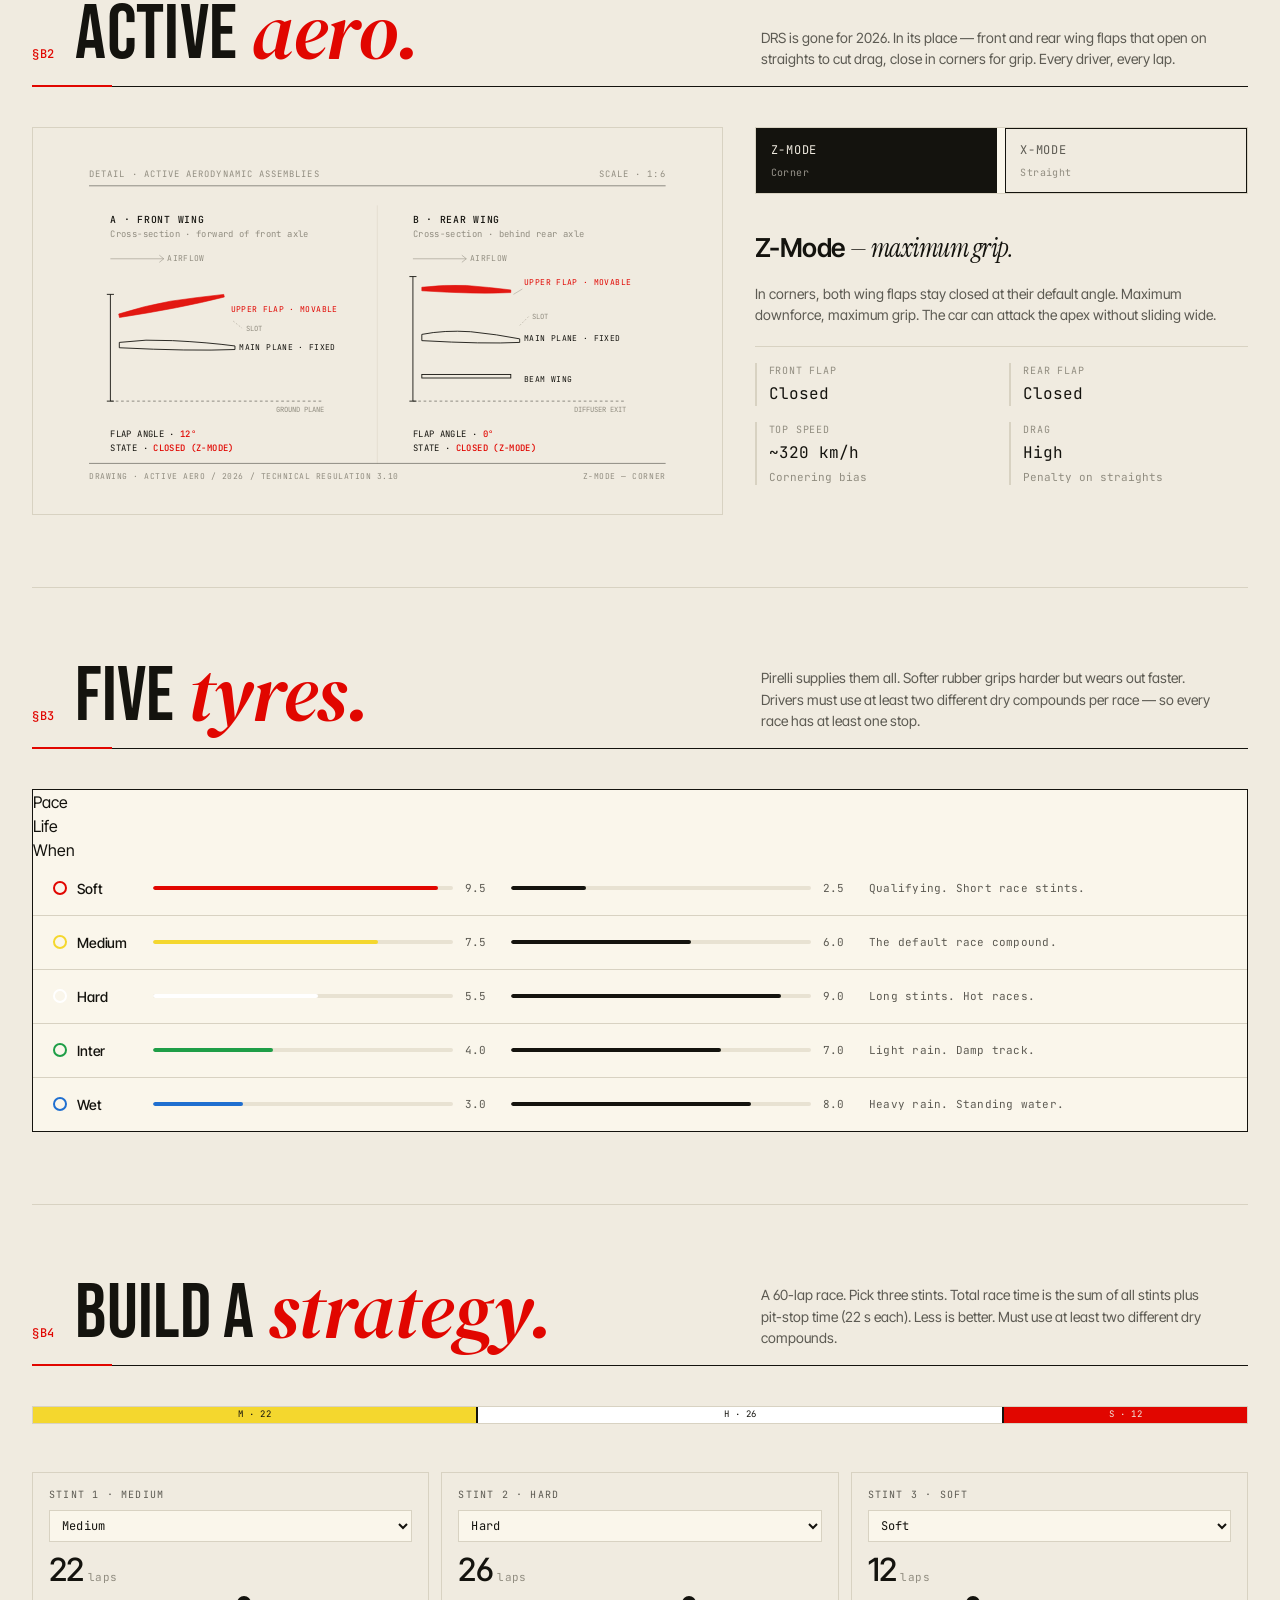
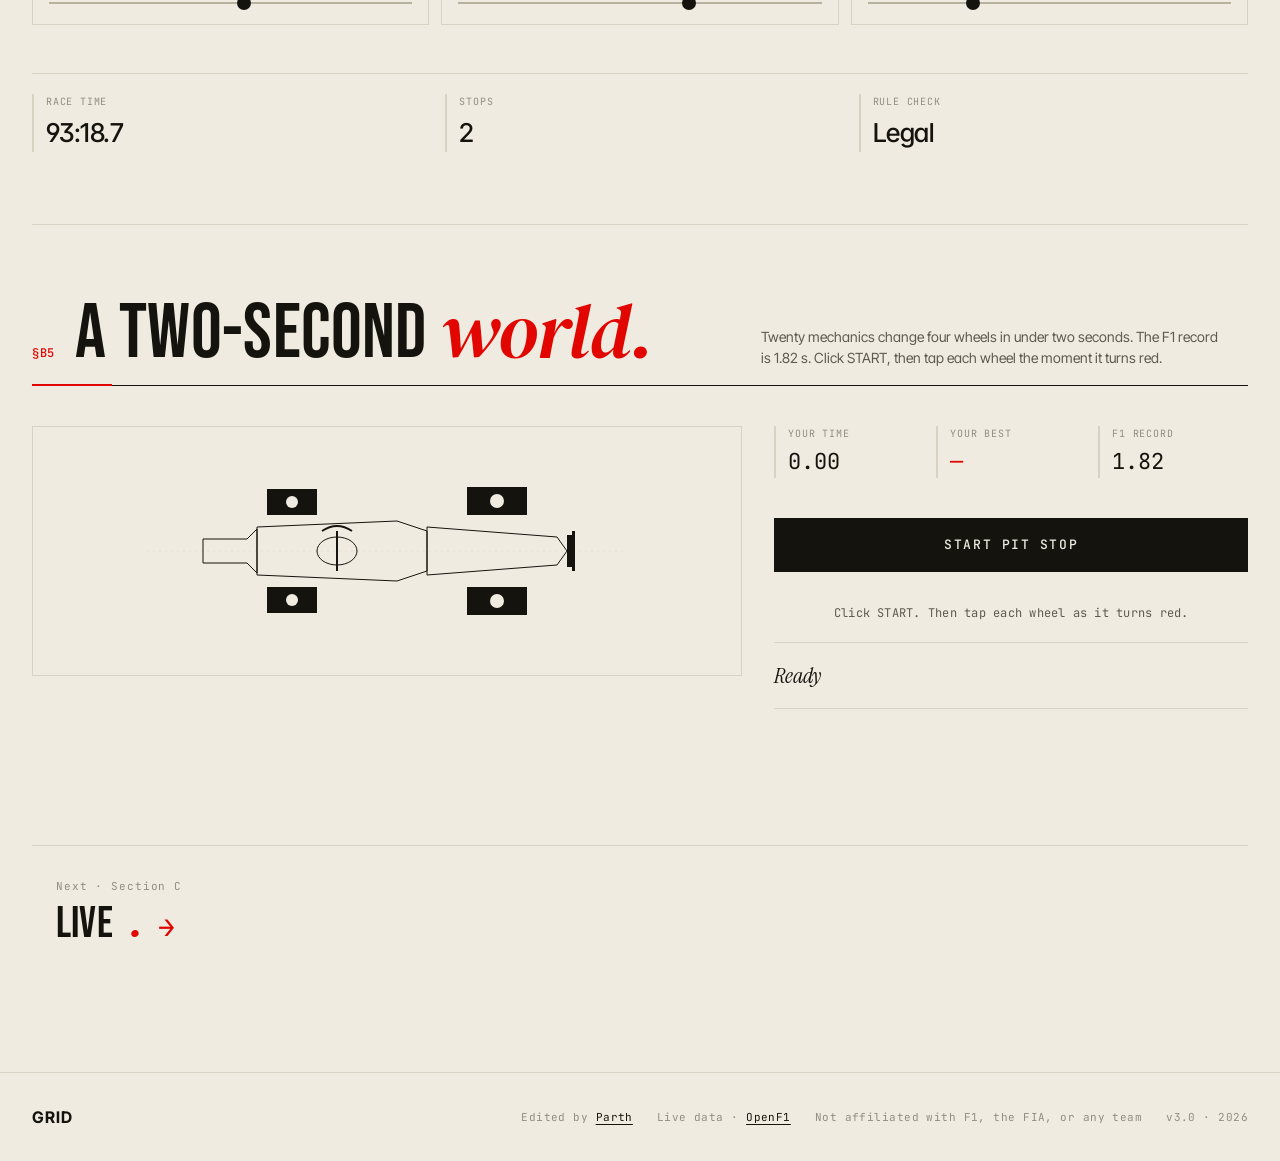
<file: the-car/index.html>
<!DOCTYPE html>
<html lang="en">
<head>
<meta charset="UTF-8">
<meta name="viewport" content="width=device-width, initial-scale=1.0">
<meta name="description" content="GRID · The Car — anatomy, active aero, tyres, strategy, pit stops. How a 2026 F1 car actually works.">
<meta name="theme-color" content="#F0EBE0">
<title>The Car · GRID</title>
<link rel="preconnect" href="https://fonts.googleapis.com">
<link rel="preconnect" href="https://fonts.gstatic.com" crossorigin>
<link href="https://fonts.googleapis.com/css2?family=Inter+Tight:wght@400;500;600;700&family=Instrument+Serif:ital@0;1&family=JetBrains+Mono:wght@400;500&family=Bebas+Neue&family=Caveat:wght@600;700&family=DM+Serif+Display:ital@0;1&family=DM+Mono:wght@400;500&display=swap" rel="stylesheet">
<link rel="stylesheet" href="../css/styles.css">
<link rel="icon" type="image/svg+xml" href="data:image/svg+xml,%3Csvg xmlns='http://www.w3.org/2000/svg' viewBox='0 0 32 32'%3E%3Crect width='32' height='32' fill='%23F0EBE0'/%3E%3Ccircle cx='16' cy='16' r='6' fill='%23E10600'/%3E%3C/svg%3E">
</head>
<body data-page="the-car">

<nav class="page-nav">
  <a href="../" class="nav-mark"><span>GRID</span><em class="dot"></em></a>
  <div class="nav-links" id="navLinks">
    <a href="../">Home</a>
    <a href="../the-grid/">The Grid</a>
    <a href="../the-car/" class="active">The Car</a>
    <a href="../live/">Live</a>
    <a href="../learn/">Learn</a>
  </div>
  <button class="nav-toggle" id="navToggle" aria-label="Menu"><span></span><span></span><span></span></button>
</nav>

<header class="page-head">
  <div class="page-head-grid">
    <div class="page-head-meta">
      <span>Section · B</span>
      <span>5,400 mm · 768 kg</span>
    </div>
    <div class="page-head-issue">№ 03</div>
  </div>
  <h1 class="page-head-title">The <em class="serif">Car.</em></h1>
  <p class="page-head-sub">
    Anatomy, active aero, tyres, strategy. How a 2026 Formula 1 car works — what it&rsquo;s made of and how it&rsquo;s raced.
  </p>
  <div class="cover-divider"><span class="rule"></span></div>
</header>

<!-- §B1 — ANATOMY -->
<section class="section-block" id="anatomy">
  <div class="sec-head">
    <div class="sec-left">
      <div class="sec-num">§B1</div>
      <h2 class="sec-title">Anatomy of <em>a car.</em></h2>
    </div>
    <p class="sec-lede">
      A 2026 Formula 1 car weighs around 768 kg, including driver. Roughly 1,000 hp combined. Click any number on the diagram to see what it does.
    </p>
  </div>

  <div class="anatomy-card">
    <div class="anatomy-svg-wrap">
      <svg class="anatomy-svg" viewBox="0 0 900 320" id="anatomySvg" xmlns="http://www.w3.org/2000/svg" aria-label="Top-down technical diagram of a 2026 F1 car">

        <line x1="60" y1="160" x2="840" y2="160" stroke="#D8D2C2" stroke-width="0.5" stroke-dasharray="2 4"/>

        <line x1="60" y1="32" x2="840" y2="32" stroke="#918D80" stroke-width="0.5"/>
        <line x1="60" y1="28" x2="60" y2="36" stroke="#918D80" stroke-width="0.5"/>
        <line x1="840" y1="28" x2="840" y2="36" stroke="#918D80" stroke-width="0.5"/>
        <text x="450" y="24" text-anchor="middle" fill="#5C5A52" font-family="JetBrains Mono" font-size="10" letter-spacing="0.5">5,400 mm</text>

        <line x1="36" y1="60" x2="36" y2="260" stroke="#918D80" stroke-width="0.5"/>
        <line x1="32" y1="60" x2="40" y2="60" stroke="#918D80" stroke-width="0.5"/>
        <line x1="32" y1="260" x2="40" y2="260" stroke="#918D80" stroke-width="0.5"/>
        <text x="22" y="160" text-anchor="middle" fill="#5C5A52" font-family="JetBrains Mono" font-size="10" letter-spacing="0.5" transform="rotate(-90 22 160)">1,900 mm</text>

        <!-- REAR WING -->
        <g stroke="#14130E" fill="none" stroke-width="1">
          <rect x="754" y="68" width="6" height="22" fill="#14130E" stroke="none"/>
          <rect x="754" y="230" width="6" height="22" fill="#14130E" stroke="none"/>
          <rect x="816" y="68" width="6" height="22" fill="#14130E" stroke="none"/>
          <rect x="816" y="230" width="6" height="22" fill="#14130E" stroke="none"/>
          <rect x="760" y="72" width="56" height="14"/>
          <rect x="760" y="234" width="56" height="14"/>
          <line x1="760" y1="79" x2="816" y2="79" stroke-width="0.5"/>
          <line x1="760" y1="241" x2="816" y2="241" stroke-width="0.5"/>
        </g>

        <!-- FLOOR EDGES + DIFFUSER STRAKES -->
        <g stroke="#14130E" fill="none">
          <path d="M 405 88 L 540 86 L 660 92 L 720 100" stroke-width="0.7"/>
          <path d="M 405 232 L 540 234 L 660 228 L 720 220" stroke-width="0.7"/>
          <line x1="720" y1="110" x2="720" y2="210" stroke-width="1"/>
          <line x1="710" y1="120" x2="755" y2="120" stroke-width="0.5"/>
          <line x1="710" y1="135" x2="755" y2="135" stroke-width="0.5"/>
          <line x1="710" y1="150" x2="755" y2="150" stroke-width="0.5"/>
          <line x1="710" y1="170" x2="755" y2="170" stroke-width="0.5"/>
          <line x1="710" y1="185" x2="755" y2="185" stroke-width="0.5"/>
          <line x1="710" y1="200" x2="755" y2="200" stroke-width="0.5"/>
        </g>

        <!-- FRONT WING -->
        <g stroke="#14130E" fill="none" stroke-width="1">
          <rect x="76" y="60" width="100" height="200"/>
          <g stroke-width="0.5">
            <line x1="78" y1="84" x2="174" y2="84"/>
            <line x1="78" y1="106" x2="174" y2="106"/>
            <line x1="78" y1="128" x2="174" y2="128"/>
            <line x1="78" y1="148" x2="174" y2="148"/>
            <line x1="78" y1="172" x2="174" y2="172"/>
            <line x1="78" y1="192" x2="174" y2="192"/>
            <line x1="78" y1="214" x2="174" y2="214"/>
            <line x1="78" y1="236" x2="174" y2="236"/>
          </g>
          <rect x="72" y="58" width="6" height="34" fill="#14130E" stroke="none"/>
          <rect x="72" y="228" width="6" height="34" fill="#14130E" stroke="none"/>
          <rect x="174" y="56" width="6" height="208" fill="#14130E" stroke="none"/>
          <rect x="178" y="148" width="14" height="3" fill="#14130E" stroke="none"/>
          <rect x="178" y="172" width="14" height="3" fill="#14130E" stroke="none"/>
        </g>

        <!-- NOSE -->
        <g stroke="#14130E" fill="none" stroke-width="1">
          <path d="M 192 145 L 260 130 L 310 122 L 310 198 L 260 190 L 192 175 Z"/>
          <line x1="192" y1="160" x2="310" y2="160" stroke-width="0.4" stroke-dasharray="3 3"/>
        </g>

        <!-- FRONT WHEELS -->
        <g>
          <rect x="248" y="64" width="62" height="28" fill="#14130E"/>
          <rect x="248" y="228" width="62" height="28" fill="#14130E"/>
          <g stroke="#5C5A52" stroke-width="0.3">
            <line x1="252" y1="72" x2="306" y2="72"/>
            <line x1="252" y1="80" x2="306" y2="80"/>
            <line x1="252" y1="88" x2="306" y2="88"/>
            <line x1="252" y1="236" x2="306" y2="236"/>
            <line x1="252" y1="244" x2="306" y2="244"/>
            <line x1="252" y1="252" x2="306" y2="252"/>
          </g>
          <circle cx="279" cy="78" r="4" fill="#F0EBE0"/>
          <circle cx="279" cy="242" r="4" fill="#F0EBE0"/>
          <rect x="310" y="72" width="4" height="12" fill="#14130E"/>
          <rect x="310" y="236" width="4" height="12" fill="#14130E"/>
        </g>

        <!-- CHASSIS / SURVIVAL CELL -->
        <g stroke="#14130E" fill="none" stroke-width="1">
          <path d="M 310 122 L 390 115 L 430 124 L 430 196 L 390 205 L 310 198 Z"/>
          <rect x="322" y="113" width="16" height="4" fill="#14130E" stroke="none"/>
          <rect x="322" y="203" width="16" height="4" fill="#14130E" stroke="none"/>
          <ellipse cx="318" cy="108" rx="5" ry="3" fill="#14130E"/>
          <ellipse cx="318" cy="212" rx="5" ry="3" fill="#14130E"/>
        </g>

        <!-- HALO + COCKPIT -->
        <g>
          <ellipse cx="370" cy="160" rx="34" ry="24" fill="none" stroke="#14130E" stroke-width="1.2"/>
          <path d="M 336 128 Q 370 116 404 128" fill="none" stroke="#14130E" stroke-width="2.2"/>
          <line x1="370" y1="120" x2="370" y2="200" stroke="#14130E" stroke-width="2.2"/>
          <circle cx="370" cy="160" r="10" fill="none" stroke="#14130E" stroke-width="0.5"/>
        </g>

        <!-- SIDEPODS -->
        <g stroke="#14130E" fill="none" stroke-width="1">
          <path d="M 405 112 L 480 96 L 555 100 L 595 118 L 595 202 L 555 220 L 480 224 L 405 208 Z"/>
          <path d="M 418 115 L 470 100 L 472 105 L 420 122 Z" fill="#14130E" stroke="none"/>
          <path d="M 418 205 L 470 220 L 472 215 L 420 198 Z" fill="#14130E" stroke="none"/>
          <g stroke-width="0.4">
            <line x1="490" y1="112" x2="555" y2="112"/>
            <line x1="490" y1="118" x2="555" y2="118"/>
            <line x1="490" y1="208" x2="555" y2="208"/>
            <line x1="490" y1="202" x2="555" y2="202"/>
          </g>
        </g>

        <!-- ENGINE COVER -->
        <g stroke="#14130E" fill="none" stroke-width="1">
          <path d="M 595 118 L 660 130 L 695 140 L 695 180 L 660 190 L 595 202"/>
          <line x1="595" y1="160" x2="695" y2="160" stroke-width="0.6"/>
          <rect x="632" y="156" width="6" height="8" fill="#14130E" stroke="none"/>
          <g stroke-width="0.4">
            <line x1="615" y1="148" x2="630" y2="148"/>
            <line x1="615" y1="172" x2="630" y2="172"/>
            <line x1="640" y1="148" x2="655" y2="148"/>
            <line x1="640" y1="172" x2="655" y2="172"/>
          </g>
        </g>

        <!-- REAR WHEELS -->
        <g>
          <rect x="668" y="58" width="72" height="32" fill="#14130E"/>
          <rect x="668" y="230" width="72" height="32" fill="#14130E"/>
          <g stroke="#5C5A52" stroke-width="0.3">
            <line x1="672" y1="66" x2="736" y2="66"/>
            <line x1="672" y1="74" x2="736" y2="74"/>
            <line x1="672" y1="82" x2="736" y2="82"/>
            <line x1="672" y1="238" x2="736" y2="238"/>
            <line x1="672" y1="246" x2="736" y2="246"/>
            <line x1="672" y1="254" x2="736" y2="254"/>
          </g>
          <circle cx="703" cy="74" r="5" fill="#F0EBE0"/>
          <circle cx="703" cy="246" r="5" fill="#F0EBE0"/>
        </g>

        <g class="anatomy-marker" data-cid="1"><circle cx="128" cy="160" r="11" fill="#F0EBE0" stroke="#14130E" stroke-width="1.2"/><text x="128" y="164" text-anchor="middle" font-family="JetBrains Mono" font-size="11" fill="#14130E" font-weight="500">1</text></g>
        <g class="anatomy-marker" data-cid="2"><circle cx="370" cy="124" r="11" fill="#F0EBE0" stroke="#14130E" stroke-width="1.2"/><text x="370" y="128" text-anchor="middle" font-family="JetBrains Mono" font-size="11" fill="#14130E" font-weight="500">2</text></g>
        <g class="anatomy-marker" data-cid="3"><circle cx="370" cy="160" r="11" fill="#F0EBE0" stroke="#14130E" stroke-width="1.2"/><text x="370" y="164" text-anchor="middle" font-family="JetBrains Mono" font-size="11" fill="#14130E" font-weight="500">3</text></g>
        <g class="anatomy-marker" data-cid="4"><circle cx="445" cy="108" r="11" fill="#F0EBE0" stroke="#14130E" stroke-width="1.2"/><text x="445" y="112" text-anchor="middle" font-family="JetBrains Mono" font-size="11" fill="#14130E" font-weight="500">4</text></g>
        <g class="anatomy-marker" data-cid="5"><circle cx="520" cy="160" r="11" fill="#F0EBE0" stroke="#14130E" stroke-width="1.2"/><text x="520" y="164" text-anchor="middle" font-family="JetBrains Mono" font-size="11" fill="#14130E" font-weight="500">5</text></g>
        <g class="anatomy-marker" data-cid="6"><circle cx="732" cy="160" r="11" fill="#F0EBE0" stroke="#14130E" stroke-width="1.2"/><text x="732" y="164" text-anchor="middle" font-family="JetBrains Mono" font-size="11" fill="#14130E" font-weight="500">6</text></g>
        <g class="anatomy-marker" data-cid="7"><circle cx="787" cy="160" r="11" fill="#F0EBE0" stroke="#14130E" stroke-width="1.2"/><text x="787" y="164" text-anchor="middle" font-family="JetBrains Mono" font-size="11" fill="#14130E" font-weight="500">7</text></g>
        <g class="anatomy-marker" data-cid="8"><circle cx="703" cy="74" r="11" fill="#F0EBE0" stroke="#14130E" stroke-width="1.2"/><text x="703" y="78" text-anchor="middle" font-family="JetBrains Mono" font-size="11" fill="#14130E" font-weight="500">8</text></g>
      </svg>
      <div class="anatomy-callouts" id="anatomyCallouts"></div>
    </div>
  </div>
</section>

<!-- §B2 — ACTIVE AERO -->
<section class="section-block" id="aero">
  <div class="sec-head">
    <div class="sec-left">
      <div class="sec-num">§B2</div>
      <h2 class="sec-title">Active <em>aero.</em></h2>
    </div>
    <p class="sec-lede">
      DRS is gone for 2026. In its place — front and rear wing flaps that open on straights to cut drag, close in corners for grip. Every driver, every lap.
    </p>
  </div>

  <div class="aero-explain">
    <div class="aero-display" id="aeroDisplay"></div>
    <div class="aero-side">
      <div class="aero-modes">
        <button class="aero-mode active" data-mode="z">Z-Mode<span>Corner</span></button>
        <button class="aero-mode" data-mode="x">X-Mode<span>Straight</span></button>
      </div>
      <h3 class="aero-title" id="aeroTitle">Z-Mode <em>— maximum grip.</em></h3>
      <p class="aero-desc" id="aeroDesc"></p>
      <div class="aero-specs">
        <div><div class="k">Front flap</div><div class="v" id="aeroFront">Closed</div></div>
        <div><div class="k">Rear flap</div><div class="v" id="aeroRear">Closed</div></div>
        <div><div class="k">Top speed</div><div class="v" id="aeroSpeed">~320 km/h</div><div class="d" id="aeroSpeedDelta"></div></div>
        <div><div class="k">Drag</div><div class="v" id="aeroDrag">High</div><div class="d" id="aeroDragDelta"></div></div>
      </div>
    </div>
  </div>
</section>

<!-- §B3 — TYRES -->
<section class="section-block" id="tyres">
  <div class="sec-head">
    <div class="sec-left">
      <div class="sec-num">§B3</div>
      <h2 class="sec-title">Five <em>tyres.</em></h2>
    </div>
    <p class="sec-lede">
      Pirelli supplies them all. Softer rubber grips harder but wears out faster. Drivers must use at least two different dry compounds per race — so every race has at least one stop.
    </p>
  </div>
  <div class="tyres-chart">
    <div class="tyres-head">
      <div></div>
      <div>Pace</div>
      <div>Life</div>
      <div>When</div>
    </div>
    <div id="tyresList"></div>
  </div>
</section>

<!-- §B4 — STRATEGY -->
<section class="section-block" id="strategy">
  <div class="sec-head">
    <div class="sec-left">
      <div class="sec-num">§B4</div>
      <h2 class="sec-title">Build a <em>strategy.</em></h2>
    </div>
    <p class="sec-lede">
      A 60-lap race. Pick three stints. Total race time is the sum of all stints plus pit-stop time (22 s each). Less is better. Must use at least two different dry compounds.
    </p>
  </div>
  <div class="strat-wrap">
    <div class="strat-bar" id="stratBar"></div>
    <div class="strat-stints" id="stratStints"></div>
    <div class="strat-out">
      <div><div class="k">Race time</div><div class="v" id="stratTime">—</div></div>
      <div><div class="k">Stops</div><div class="v" id="stratStops">0</div></div>
      <div><div class="k">Rule check</div><div class="v" id="stratValid">—</div></div>
    </div>
  </div>
</section>

<!-- §B5 — PIT STOP GAME -->
<section class="section-block" id="pitstop">
  <div class="sec-head">
    <div class="sec-left">
      <div class="sec-num">§B5</div>
      <h2 class="sec-title">A two-second <em>world.</em></h2>
    </div>
    <p class="sec-lede">
      Twenty mechanics change four wheels in under two seconds. The F1 record is 1.82 s. Click START, then tap each wheel the moment it turns red.
    </p>
  </div>

  <div class="pit-arena">
    <div class="pit-car">
      <svg class="pit-car-svg" viewBox="0 0 480 200" xmlns="http://www.w3.org/2000/svg" aria-label="Top-down pit stop diagram">
        <line x1="0" y1="100" x2="480" y2="100" stroke="#D8D2C2" stroke-width="0.5" stroke-dasharray="2 4"/>
        <path d="M 56 88 L 100 88 L 110 78 L 110 122 L 100 112 L 56 112 Z" fill="none" stroke="#14130E" stroke-width="1"/>
        <path d="M 110 76 L 250 70 L 280 80 L 280 120 L 250 130 L 110 124 Z" fill="none" stroke="#14130E" stroke-width="1"/>
        <ellipse cx="190" cy="100" rx="20" ry="14" fill="none" stroke="#14130E" stroke-width="1"/>
        <path d="M 175 80 Q 190 70 205 80" fill="none" stroke="#14130E" stroke-width="2"/>
        <line x1="190" y1="80" x2="190" y2="120" stroke="#14130E" stroke-width="2"/>
        <path d="M 280 76 L 410 86 L 420 100 L 410 114 L 280 124 Z" fill="none" stroke="#14130E" stroke-width="1"/>
        <rect x="420" y="84" width="6" height="32" fill="#14130E"/>
        <rect x="425" y="80" width="3" height="40" fill="#14130E"/>
        <g class="wheel-target" data-wheel="fl" role="button" aria-label="Front left wheel"><rect x="120" y="38" width="50" height="26" fill="#14130E"/><circle cx="145" cy="51" r="6" fill="#F0EBE0"/></g>
        <g class="wheel-target" data-wheel="fr" role="button" aria-label="Front right wheel"><rect x="120" y="136" width="50" height="26" fill="#14130E"/><circle cx="145" cy="149" r="6" fill="#F0EBE0"/></g>
        <g class="wheel-target" data-wheel="rl" role="button" aria-label="Rear left wheel"><rect x="320" y="36" width="60" height="28" fill="#14130E"/><circle cx="350" cy="50" r="7" fill="#F0EBE0"/></g>
        <g class="wheel-target" data-wheel="rr" role="button" aria-label="Rear right wheel"><rect x="320" y="136" width="60" height="28" fill="#14130E"/><circle cx="350" cy="150" r="7" fill="#F0EBE0"/></g>
      </svg>
    </div>
    <div class="pit-info">
      <div class="pit-display">
        <div><div class="k">Your time</div><div class="v" id="pitTimer">0.00</div></div>
        <div><div class="k">Your best</div><div class="v red" id="pitBest">—</div></div>
        <div><div class="k">F1 record</div><div class="v" id="pitRecord">1.82</div></div>
      </div>
      <button class="pit-btn" id="pitStart">Start pit stop</button>
      <div class="pit-status" id="pitStatus">Click START. Then tap each wheel as it turns red.</div>
      <div class="pit-verdict" id="pitVerdict">Ready</div>
    </div>
  </div>
</section>

<nav class="page-next">
  <a href="../live/" class="next-link">
    <div class="next-label">Next · Section C</div>
    <div class="next-title">Live<em>.</em> <span class="arrow">→</span></div>
  </a>
</nav>

<footer class="page-foot">
  <div class="foot-mark">GRID</div>
  <div class="foot-meta">
    <span>Edited by <a href="https://parth8.github.io" target="_blank" rel="noopener">Parth</a></span>
    <span>Live data · <a href="https://openf1.org" target="_blank" rel="noopener">OpenF1</a></span>
    <span>Not affiliated with F1, the FIA, or any team</span>
    <span>v3.0 · 2026</span>
  </div>
</footer>

<div class="modal-overlay" id="detailModal">
  <div class="modal">
    <button class="modal-close" id="modalClose">×</button>
    <div id="detailBody"></div>
  </div>
</div>

<script src="../js/data.js"></script>
<script src="../js/main.js"></script>
</body>
</html>
</file>
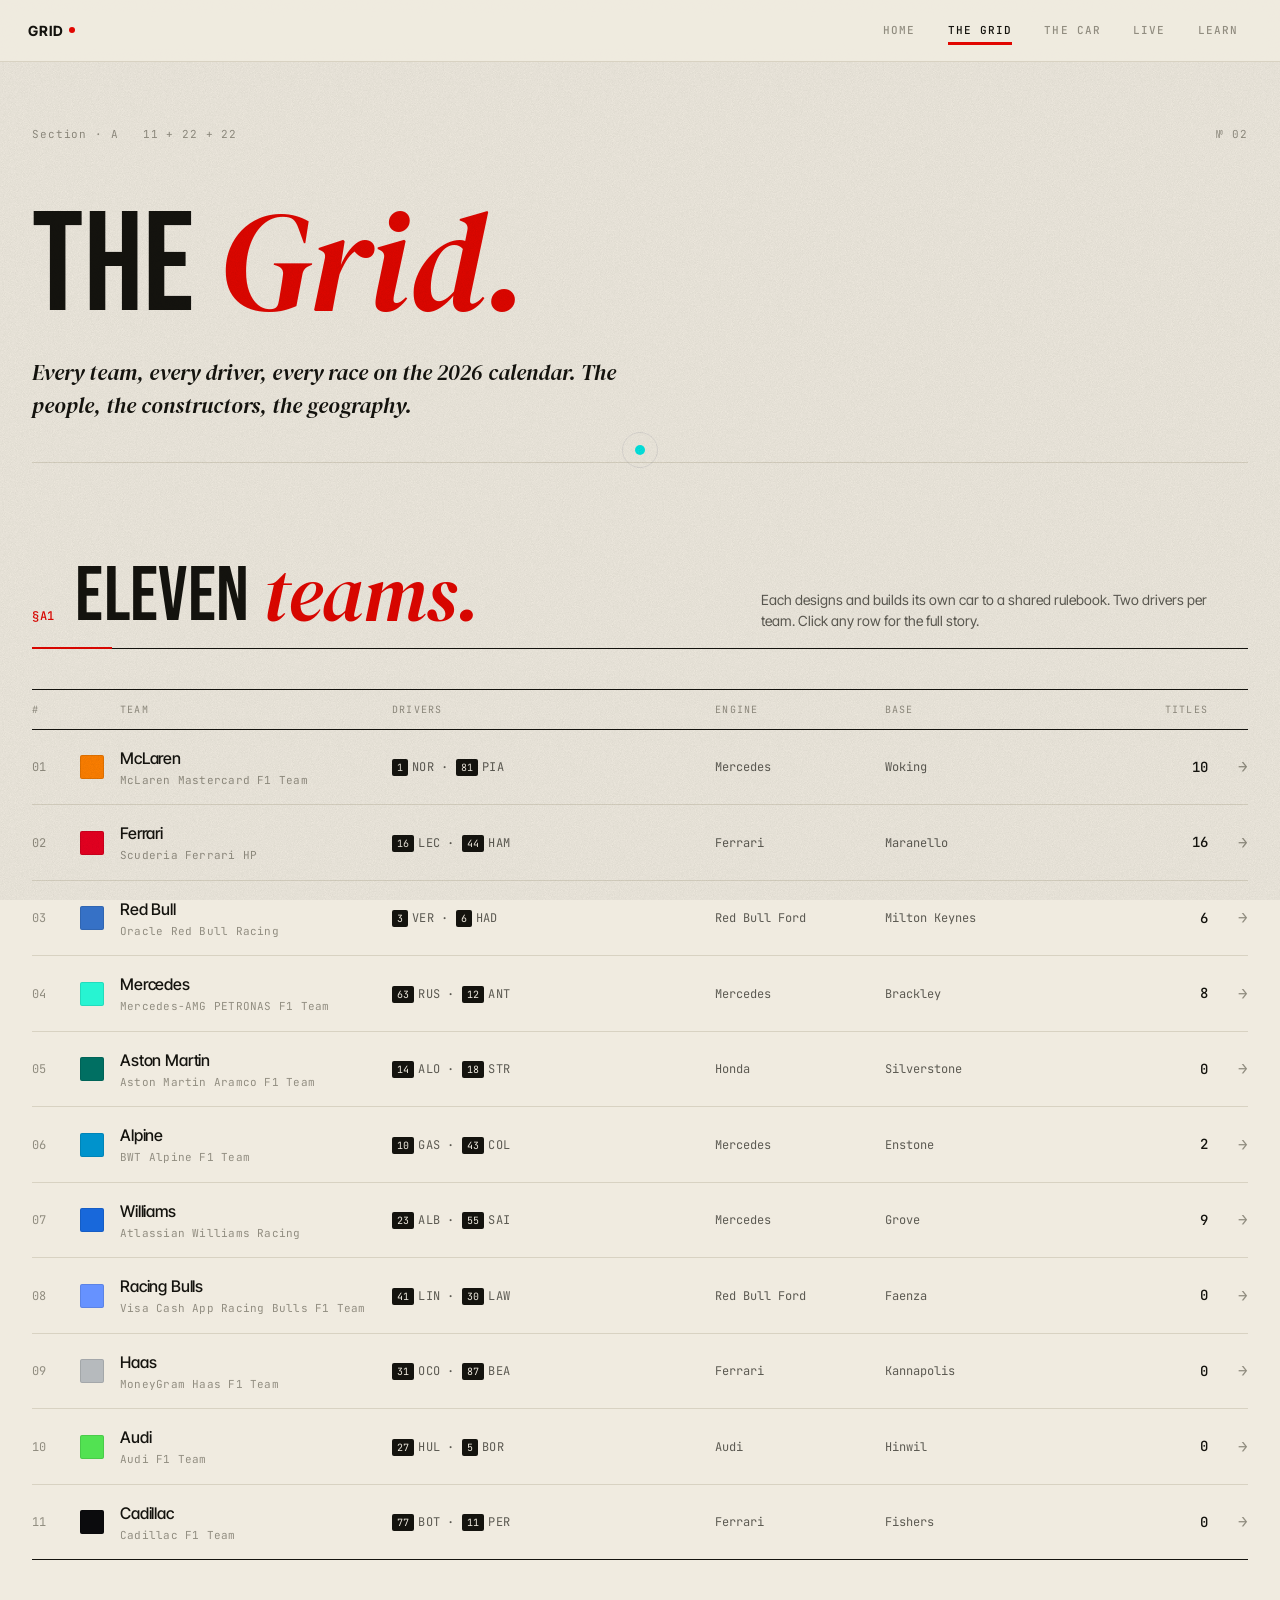
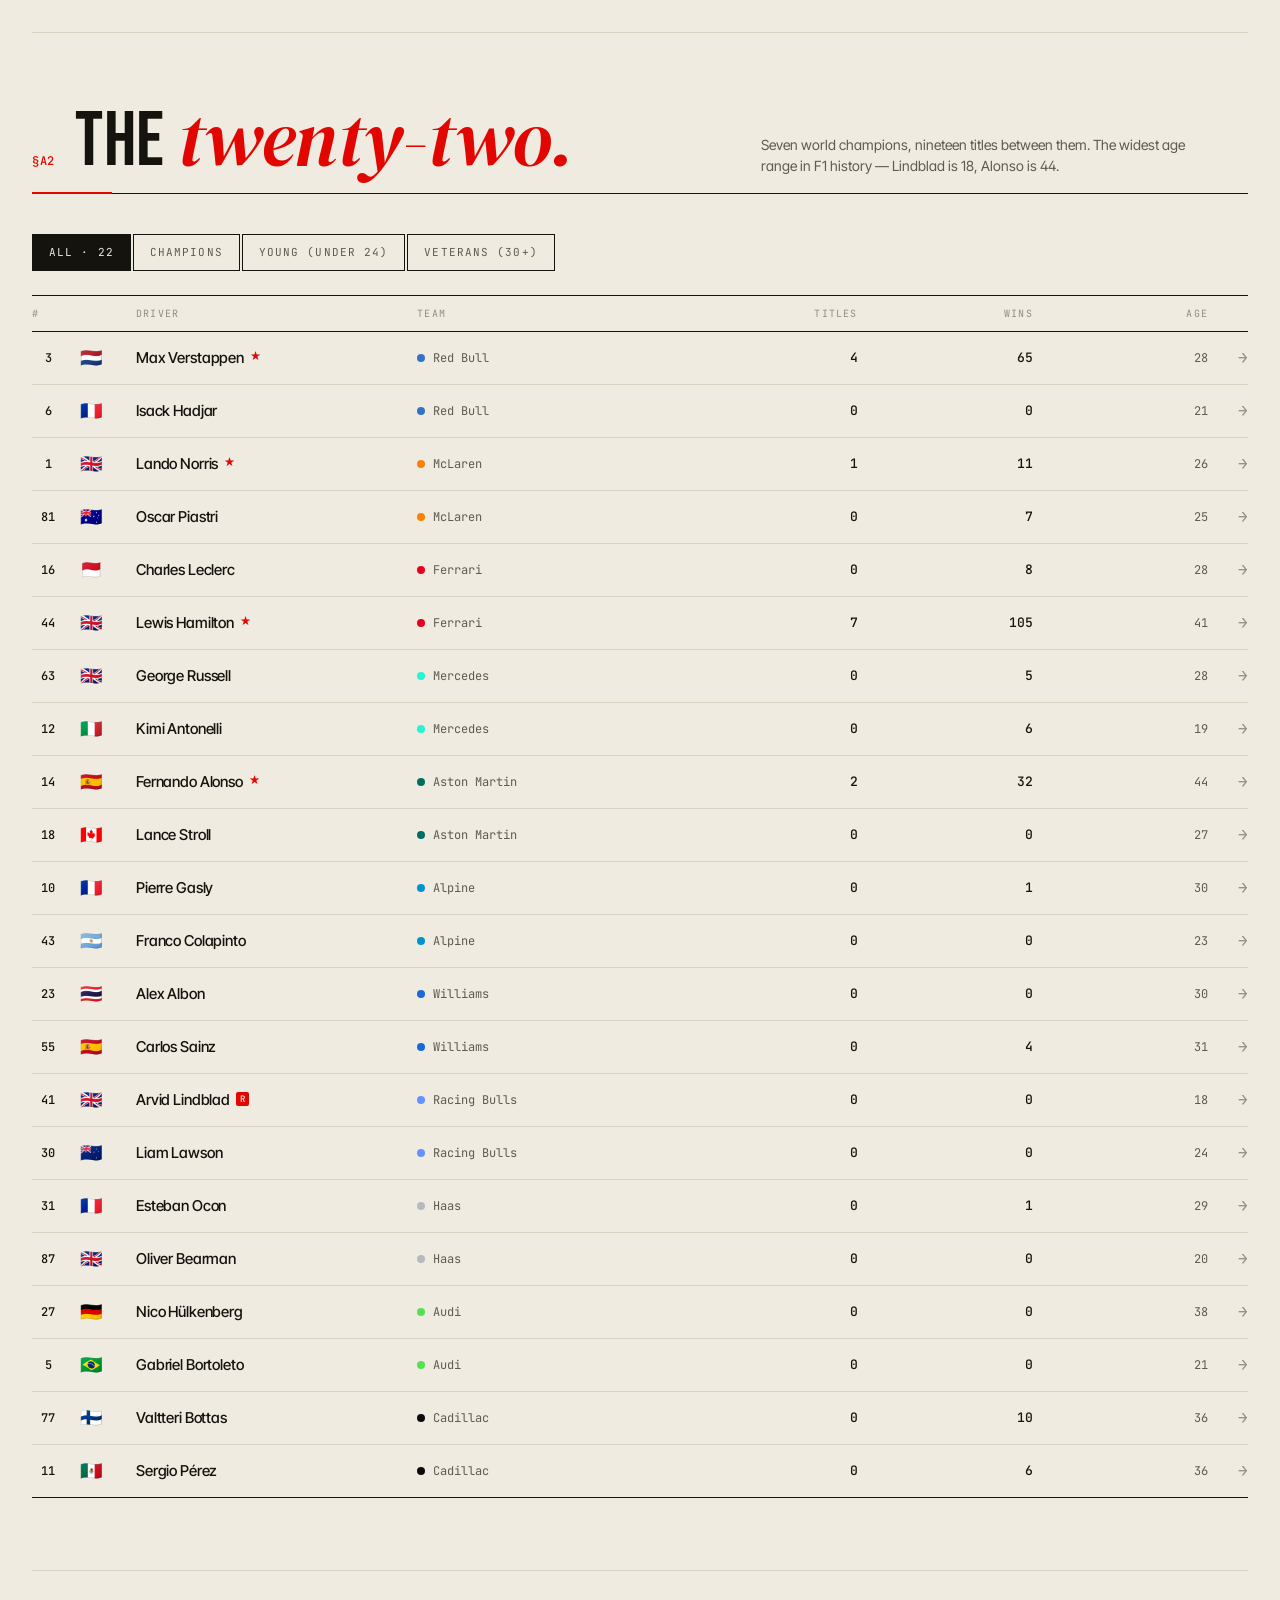
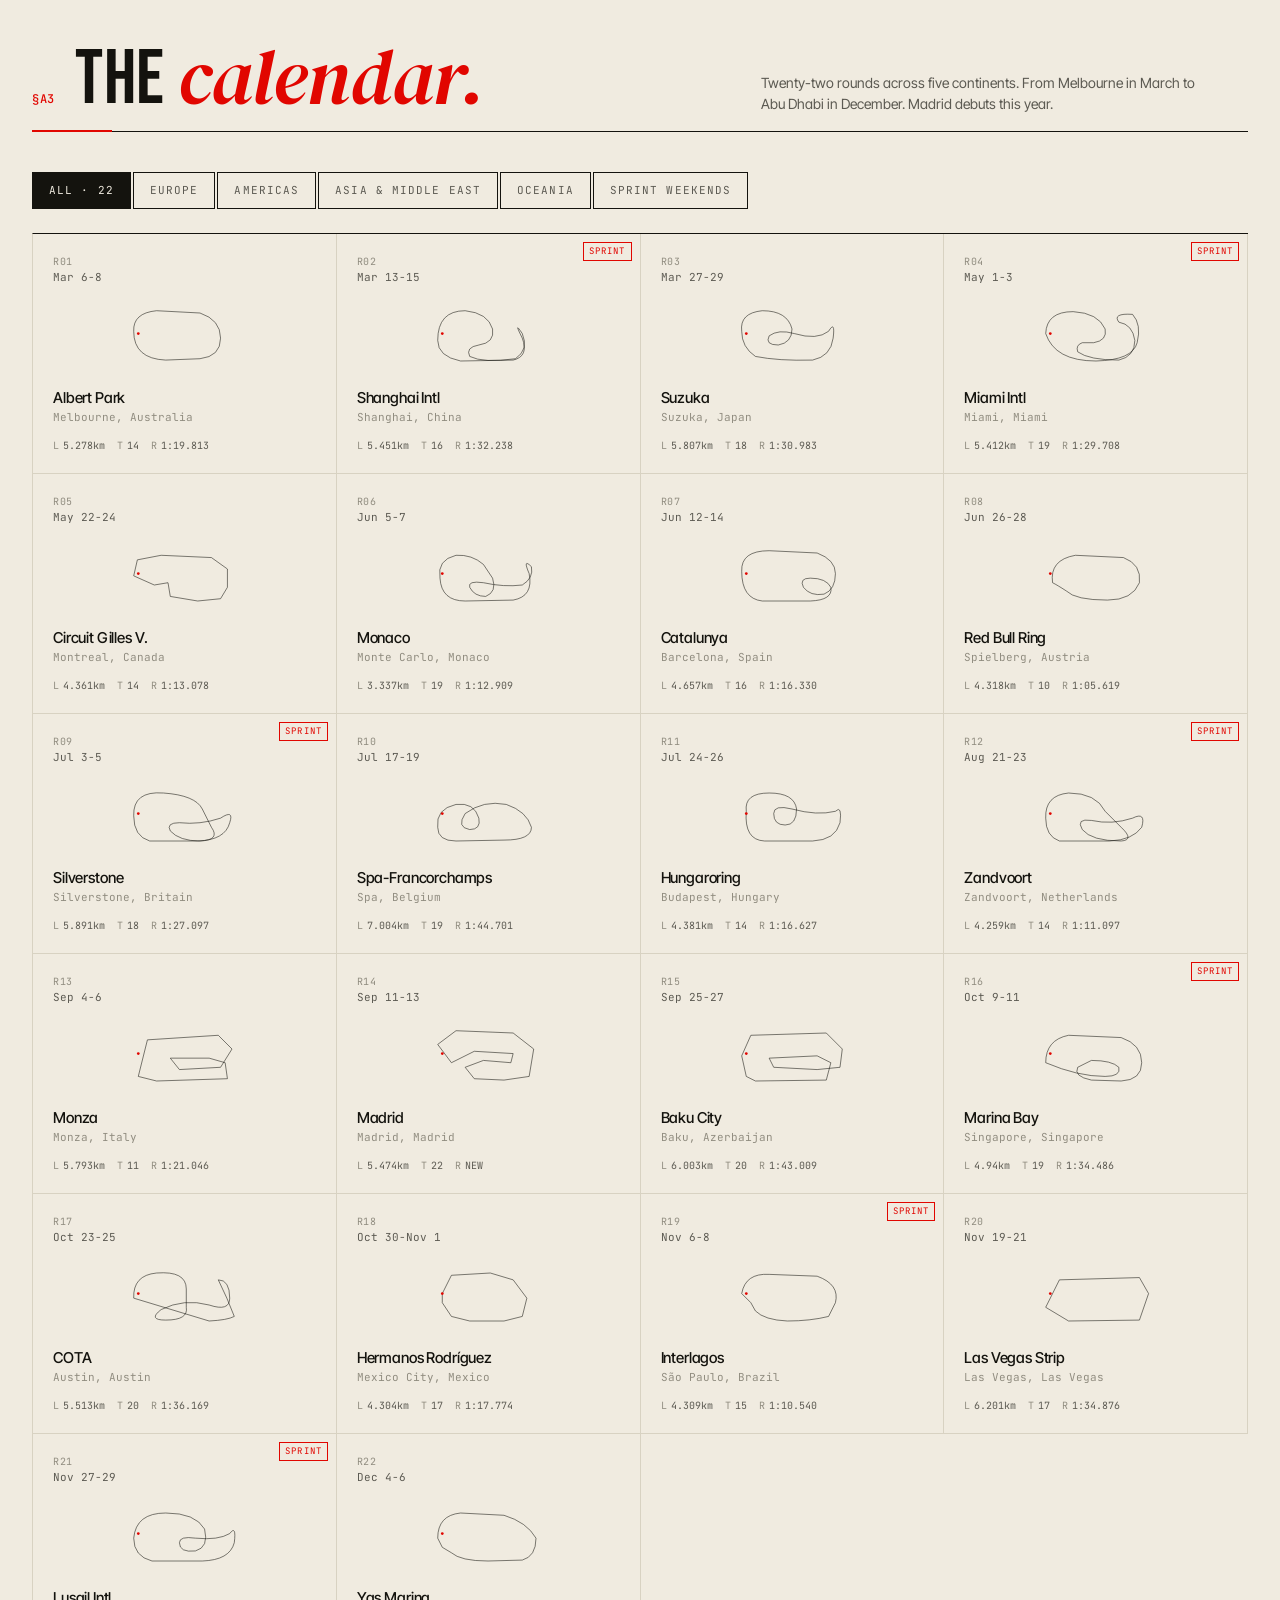
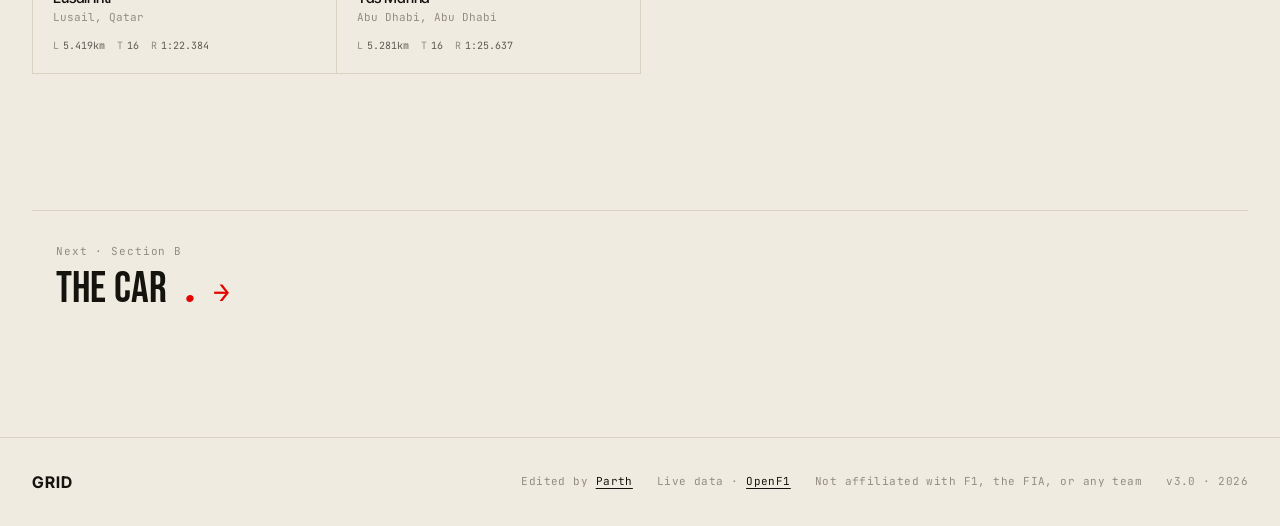
<file: the-grid/index.html>
<!DOCTYPE html>
<html lang="en">
<head>
<meta charset="UTF-8">
<meta name="viewport" content="width=device-width, initial-scale=1.0">
<meta name="description" content="GRID · The Grid — every 2026 F1 team, driver and circuit.">
<meta name="theme-color" content="#F0EBE0">
<title>The Grid · GRID</title>
<link rel="preconnect" href="https://fonts.googleapis.com">
<link rel="preconnect" href="https://fonts.gstatic.com" crossorigin>
<link href="https://fonts.googleapis.com/css2?family=Inter+Tight:wght@400;500;600;700&family=Instrument+Serif:ital@0;1&family=JetBrains+Mono:wght@400;500&family=Bebas+Neue&family=Caveat:wght@600;700&family=DM+Serif+Display:ital@0;1&family=DM+Mono:wght@400;500&display=swap" rel="stylesheet">
<link rel="stylesheet" href="../css/styles.css">
<link rel="icon" type="image/svg+xml" href="data:image/svg+xml,%3Csvg xmlns='http://www.w3.org/2000/svg' viewBox='0 0 32 32'%3E%3Crect width='32' height='32' fill='%23F0EBE0'/%3E%3Ccircle cx='16' cy='16' r='6' fill='%23E10600'/%3E%3C/svg%3E">
</head>
<body data-page="the-grid">

<nav class="page-nav">
  <a href="../" class="nav-mark"><span>GRID</span><em class="dot"></em></a>
  <div class="nav-links" id="navLinks">
    <a href="../">Home</a>
    <a href="../the-grid/" class="active">The Grid</a>
    <a href="../the-car/">The Car</a>
    <a href="../live/">Live</a>
    <a href="../learn/">Learn</a>
  </div>
  <button class="nav-toggle" id="navToggle" aria-label="Menu"><span></span><span></span><span></span></button>
</nav>

<!-- Page header -->
<header class="page-head">
  <div class="page-head-grid">
    <div class="page-head-meta">
      <span>Section · A</span>
      <span>11 + 22 + 22</span>
    </div>
    <div class="page-head-issue">№ 02</div>
  </div>
  <h1 class="page-head-title">The <em class="serif">Grid.</em></h1>
  <p class="page-head-sub">
    Every team, every driver, every race on the 2026 calendar. The people, the constructors, the geography.
  </p>
  <div class="cover-divider"><span class="rule"></span></div>
</header>

<!-- §01 — TEAMS -->
<section class="section-block" id="teams">
  <div class="sec-head">
    <div class="sec-left">
      <div class="sec-num">§A1</div>
      <h2 class="sec-title">Eleven <em>teams.</em></h2>
    </div>
    <p class="sec-lede">
      Each designs and builds its own car to a shared rulebook. Two drivers per team. Click any row for the full story.
    </p>
  </div>
  <div class="teams-table" id="teamsTable"></div>
</section>

<!-- §02 — DRIVERS -->
<section class="section-block" id="drivers">
  <div class="sec-head">
    <div class="sec-left">
      <div class="sec-num">§A2</div>
      <h2 class="sec-title">The <em>twenty-two.</em></h2>
    </div>
    <p class="sec-lede">
      Seven world champions, nineteen titles between them. The widest age range in F1 history — Lindblad is 18, Alonso is 44.
    </p>
  </div>

  <div class="drv-filters">
    <button class="drv-filter active" data-filter="all">All · 22</button>
    <button class="drv-filter" data-filter="champions">Champions</button>
    <button class="drv-filter" data-filter="rookies">Young (under 24)</button>
    <button class="drv-filter" data-filter="veterans">Veterans (30+)</button>
  </div>
  <div class="drv-table" id="drvTable"></div>
</section>

<!-- §03 — CALENDAR -->
<section class="section-block" id="calendar">
  <div class="sec-head">
    <div class="sec-left">
      <div class="sec-num">§A3</div>
      <h2 class="sec-title">The <em>calendar.</em></h2>
    </div>
    <p class="sec-lede">
      Twenty-two rounds across five continents. From Melbourne in March to Abu Dhabi in December. Madrid debuts this year.
    </p>
  </div>

  <div class="cal-filters">
    <button class="cal-filter active" data-region="all">All · 22</button>
    <button class="cal-filter" data-region="europe">Europe</button>
    <button class="cal-filter" data-region="americas">Americas</button>
    <button class="cal-filter" data-region="asia">Asia &amp; Middle East</button>
    <button class="cal-filter" data-region="oceania">Oceania</button>
    <button class="cal-filter" data-region="sprint">Sprint weekends</button>
  </div>
  <div class="cal-grid" id="calGrid"></div>
</section>

<!-- Next chapter -->
<nav class="page-next">
  <a href="../the-car/" class="next-link">
    <div class="next-label">Next · Section B</div>
    <div class="next-title">The Car<em>.</em> <span class="arrow">→</span></div>
  </a>
</nav>

<footer class="page-foot">
  <div class="foot-mark">GRID</div>
  <div class="foot-meta">
    <span>Edited by <a href="https://parth8.github.io" target="_blank" rel="noopener">Parth</a></span>
    <span>Live data · <a href="https://openf1.org" target="_blank" rel="noopener">OpenF1</a></span>
    <span>Not affiliated with F1, the FIA, or any team</span>
    <span>v3.0 · 2026</span>
  </div>
</footer>

<!-- Detail modal -->
<div class="modal-overlay" id="detailModal">
  <div class="modal">
    <button class="modal-close" id="modalClose">×</button>
    <div id="detailBody"></div>
  </div>
</div>

<script src="../js/data.js"></script>
<script src="../js/main.js"></script>
</body>
</html>
</file>
<file: css/styles.css>
/* ============================================================
   GRID — F1 Reference 2026
   Editorial / architectural / sports reference
   Cream paper · Ink black · F1 red as pencil edit
   ============================================================ */

/* ===== RESET ===== */
*, *::before, *::after { box-sizing: border-box; margin: 0; padding: 0; }
html { -webkit-text-size-adjust: 100%; scroll-behavior: smooth; }
img, svg { display: block; max-width: 100%; }
button, input, select { font: inherit; color: inherit; }
button { cursor: pointer; background: none; border: none; }
a { color: inherit; text-decoration: none; }
table { border-collapse: collapse; width: 100%; }

/* ===== TOKENS ===== */
:root {
  /* Surfaces */
  --paper: #F0EBE0;
  --paper-2: #E8E2D2;
  --card: #FAF6EB;
  --ink: #14130E;
  --ink-2: #5C5A52;
  --ink-3: #918D80;
  --rule: #D8D2C2;
  --rule-strong: #B8B1A0;

  /* Single accent — F1 red, used surgically */
  --red: #E10600;
  --red-dark: #B30500;

  /* Highlight — like a sharpie marker */
  --hl: #F4D72E;

  /* Type families */
  --sans: 'Inter Tight', 'Inter', system-ui, -apple-system, sans-serif;
  --serif: 'Instrument Serif', 'Georgia', serif;
  --mono: 'JetBrains Mono', 'SF Mono', 'Menlo', monospace;

  /* Layout grid */
  --col-max: 1280px;
  --col-gutter: 24px;
  --col: calc((100% - var(--col-gutter) * 11) / 12);

  --ease: cubic-bezier(0.22, 1, 0.36, 1);
}

/* ===== BASE ===== */
html, body {
  background: var(--paper);
  color: var(--ink);
}
body {
  font-family: var(--sans);
  font-weight: 400;
  font-size: 16px;
  line-height: 1.5;
  -webkit-font-smoothing: antialiased;
  -moz-osx-font-smoothing: grayscale;
  text-rendering: optimizeLegibility;
  font-feature-settings: 'ss01', 'cv11';
}

::selection { background: var(--ink); color: var(--paper); }

/* Subtle paper grain — barely there */
body::before {
  content: '';
  position: fixed;
  inset: 0;
  pointer-events: none;
  background-image:
    radial-gradient(circle at 25% 25%, rgba(20, 19, 14, 0.012) 0.5px, transparent 1px),
    radial-gradient(circle at 75% 75%, rgba(20, 19, 14, 0.008) 0.5px, transparent 1px);
  background-size: 4px 4px, 6px 6px;
  z-index: 1;
  opacity: 0.8;
}

/* ===== UTILITIES ===== */
.serif { font-family: var(--serif); font-weight: 400; font-style: italic; }
.mono { font-family: var(--mono); }
.section-num { font-family: var(--mono); font-size: 12px; letter-spacing: 0.04em; color: var(--ink-3); }
.label {
  font-family: var(--mono);
  font-size: 10px;
  letter-spacing: 0.12em;
  text-transform: uppercase;
  color: var(--ink-2);
}
.rule { height: 1px; background: var(--rule); border: 0; }
.rule-strong { height: 1px; background: var(--ink); border: 0; }

/* ===== LAYOUT WRAPPERS ===== */
.wrap {
  max-width: var(--col-max);
  margin: 0 auto;
  padding: 0 32px;
  position: relative;
  z-index: 2;
}
.section-block {
  padding: 96px 0;
  position: relative;
}
.section-block + .section-block { border-top: 1px solid var(--rule); }
.grid-12 {
  display: grid;
  grid-template-columns: repeat(12, 1fr);
  gap: 24px;
}
@media (max-width: 720px) {
  .wrap { padding: 0 20px; }
  .section-block { padding: 56px 0; }
}

/* ============================================================
   NAV (cross-page)
   ============================================================ */
.page-nav {
  position: sticky;
  top: 0;
  z-index: 80;
  display: flex;
  align-items: center;
  justify-content: space-between;
  padding: 14px 28px;
  background: rgba(240, 235, 224, 0.94);
  backdrop-filter: blur(12px) saturate(140%);
  -webkit-backdrop-filter: blur(12px) saturate(140%);
  border-bottom: 1px solid var(--rule);
}
.nav-mark {
  font-family: var(--sans);
  font-weight: 700;
  letter-spacing: 0.06em;
  font-size: 14px;
  color: var(--ink);
  text-decoration: none;
  display: inline-flex;
  align-items: center;
  gap: 6px;
}
.nav-mark .dot {
  width: 6px;
  height: 6px;
  border-radius: 50%;
  background: var(--red);
  display: inline-block;
}
.nav-links {
  display: flex;
  gap: 4px;
  align-items: center;
}
.nav-links a {
  font-family: var(--mono);
  font-size: 11px;
  letter-spacing: 0.1em;
  text-transform: uppercase;
  text-decoration: none;
  color: var(--ink-3);
  padding: 8px 14px;
  border-radius: 1px;
  transition: color 0.18s var(--ease);
  position: relative;
}
.nav-links a:hover { color: var(--ink); }
.nav-links a.active { color: var(--ink); }
.nav-links a.active::after {
  content: '';
  position: absolute;
  left: 14px;
  right: 14px;
  bottom: 2px;
  height: 2px;
  background: var(--red);
}

.nav-toggle { display: none; background: none; border: none; flex-direction: column; gap: 5px; padding: 6px; cursor: pointer; }
.nav-toggle span { width: 22px; height: 1.5px; background: var(--ink); transition: 0.25s var(--ease); }
.nav-toggle.open span:nth-child(1) { transform: translateY(7px) rotate(45deg); }
.nav-toggle.open span:nth-child(2) { opacity: 0; }
.nav-toggle.open span:nth-child(3) { transform: translateY(-7px) rotate(-45deg); }

@media (max-width: 880px) {
  .page-nav { padding: 12px 18px; }
  .nav-links {
    position: fixed;
    top: 56px;
    left: 0; right: 0;
    flex-direction: column;
    background: var(--paper);
    border-bottom: 1px solid var(--rule);
    padding: 8px;
    gap: 0;
    transform: translateY(-130%);
    transition: transform 0.35s var(--ease);
  }
  .nav-links.open { transform: translateY(0); }
  .nav-links a { padding: 14px 18px; font-size: 12px; width: 100%; }
  .nav-toggle { display: flex; }
}

/* ============================================================
   PAGE HEAD (for non-home pages)
   ============================================================ */
.page-head {
  max-width: 1280px;
  margin: 0 auto;
  padding: 88px 32px 40px;
}
.page-head-grid {
  display: flex;
  justify-content: space-between;
  align-items: baseline;
  font-family: var(--mono);
  font-size: 11px;
  letter-spacing: 0.08em;
  color: var(--ink-3);
  margin-bottom: 56px;
}
.page-head-meta {
  display: flex;
  gap: 20px;
  flex-wrap: wrap;
}
.page-head-issue {
  font-family: var(--mono);
  font-size: 11px;
  letter-spacing: 0.08em;
  color: var(--ink-3);
}
.page-head-title {
  font-family: var(--sans);
  font-weight: 600;
  font-size: clamp(56px, 9vw, 124px);
  line-height: 0.95;
  letter-spacing: -0.04em;
  margin-bottom: 24px;
}
.page-head-title em {
  font-family: var(--serif);
  font-style: italic;
  font-weight: 400;
  letter-spacing: -0.02em;
}
.page-head-sub {
  font-family: var(--sans);
  font-size: 18px;
  color: var(--ink-2);
  line-height: 1.5;
  max-width: 640px;
}
@media (max-width: 700px) {
  .page-head { padding: 60px 20px 24px; }
}

/* ============================================================
   PAGE NEXT (bottom-of-page nav link)
   ============================================================ */
.page-next {
  max-width: 1280px;
  margin: 64px auto 0;
  padding: 0 32px;
}
.next-link {
  display: block;
  text-decoration: none;
  color: inherit;
  border-top: 1px solid var(--rule);
  padding: 32px 0;
  transition: padding 0.25s var(--ease);
}
.next-link:hover { padding-left: 12px; }
.next-label {
  font-family: var(--mono);
  font-size: 11px;
  letter-spacing: 0.08em;
  color: var(--ink-3);
  margin-bottom: 8px;
}
.next-title {
  font-family: var(--sans);
  font-weight: 500;
  font-size: 44px;
  letter-spacing: -0.03em;
  color: var(--ink);
  display: flex;
  align-items: baseline;
  gap: 16px;
}
.next-title em {
  font-family: var(--serif);
  font-style: italic;
  font-weight: 400;
}
.next-title .arrow {
  font-family: var(--mono);
  font-size: 28px;
  color: var(--red);
}
@media (max-width: 700px) { .next-title { font-size: 32px; } }

/* ============================================================
   ROUTE CARDS (on home page)
   ============================================================ */
.route-grid {
  display: grid;
  grid-template-columns: repeat(4, 1fr);
  border-top: 1px solid var(--ink);
  border-left: 1px solid var(--rule);
}
.route-card {
  border-right: 1px solid var(--rule);
  border-bottom: 1px solid var(--rule);
  padding: 32px 24px;
  text-decoration: none;
  color: inherit;
  display: flex;
  flex-direction: column;
  gap: 14px;
  position: relative;
  transition: background 0.18s var(--ease);
  min-height: 240px;
}
.route-card:hover { background: rgba(20, 19, 14, 0.03); }
.route-num {
  font-family: var(--mono);
  font-size: 11px;
  letter-spacing: 0.08em;
  color: var(--red);
}
.route-card h3 {
  font-family: var(--sans);
  font-weight: 600;
  font-size: 28px;
  letter-spacing: -0.025em;
  line-height: 1;
}
.route-card h3 em {
  font-family: var(--serif);
  font-style: italic;
  font-weight: 400;
  color: var(--red);
}
.route-card p {
  font-family: var(--sans);
  font-size: 14px;
  color: var(--ink-2);
  line-height: 1.55;
  flex: 1;
}
.route-cta {
  font-family: var(--mono);
  font-size: 11px;
  letter-spacing: 0.1em;
  text-transform: uppercase;
  color: var(--ink);
  display: flex;
  align-items: center;
  gap: 6px;
}
.route-cta .arrow {
  color: var(--red);
  font-size: 14px;
}
@media (max-width: 1100px) { .route-grid { grid-template-columns: repeat(2, 1fr); } }
@media (max-width: 600px)  { .route-grid { grid-template-columns: 1fr; } }

.read-more {
  display: inline-flex;
  align-items: center;
  gap: 8px;
  font-family: var(--mono);
  font-size: 11px;
  letter-spacing: 0.08em;
  text-transform: uppercase;
  color: var(--ink);
  text-decoration: none;
  margin-top: 28px;
  padding-bottom: 4px;
  border-bottom: 1px solid var(--ink);
  transition: gap 0.18s var(--ease);
}
.read-more:hover { gap: 14px; }
.read-more .arrow { color: var(--red); }

/* ============================================================
   §C — LIVE PAGE (OpenF1)
   ============================================================ */
.live-card {
  border: 1px solid var(--rule);
  background: var(--paper-tint);
  padding: 32px;
  min-height: 200px;
  display: flex;
  flex-direction: column;
}
.live-card-head {
  display: grid;
  grid-template-columns: 1fr auto;
  align-items: end;
  gap: 24px;
  padding-bottom: 20px;
  border-bottom: 1px solid var(--rule);
  margin-bottom: 24px;
}
.live-card-eyebrow {
  font-family: var(--mono);
  font-size: 11px;
  letter-spacing: 0.08em;
  color: var(--red);
  margin-bottom: 8px;
}
.live-card-title {
  font-family: var(--sans);
  font-weight: 600;
  font-size: 36px;
  letter-spacing: -0.025em;
  line-height: 1;
}
.live-card-title em {
  font-family: var(--serif);
  font-style: italic;
  font-weight: 400;
}
.live-card-side { text-align: right; }
.live-card-side .k {
  font-family: var(--mono);
  font-size: 10px;
  letter-spacing: 0.08em;
  color: var(--ink-3);
  text-transform: uppercase;
  margin-bottom: 4px;
}
.live-card-side .v {
  font-family: var(--mono);
  font-size: 14px;
  color: var(--ink);
}
.live-card-meta {
  display: grid;
  grid-template-columns: repeat(4, 1fr);
  gap: 24px;
}
.live-card-meta > div {
  border-left: 2px solid var(--rule);
  padding-left: 12px;
}
.live-card-meta .k {
  font-family: var(--mono);
  font-size: 10px;
  letter-spacing: 0.08em;
  color: var(--ink-3);
  text-transform: uppercase;
  margin-bottom: 4px;
}
.live-card-meta .v {
  font-family: var(--mono);
  font-size: 14px;
  color: var(--ink);
}
.live-card-meta .v.large {
  font-family: var(--sans);
  font-weight: 600;
  font-size: 22px;
  letter-spacing: -0.02em;
}
@media (max-width: 800px) {
  .live-card-meta { grid-template-columns: 1fr 1fr; }
}

.live-empty {
  font-family: var(--sans);
  font-size: 14px;
  color: var(--ink-3);
  font-style: italic;
  padding: 32px 0;
  text-align: center;
}
.live-error {
  font-family: var(--mono);
  font-size: 12px;
  color: var(--red);
  padding: 16px;
  border: 1px dashed var(--red);
  background: rgba(225, 6, 0, 0.04);
}

.live-loading {
  display: flex;
  flex-direction: column;
  align-items: center;
  justify-content: center;
  gap: 16px;
  padding: 48px;
  flex: 1;
}
.live-pulse {
  display: flex;
  gap: 8px;
}
.live-pulse span {
  width: 8px;
  height: 8px;
  border-radius: 50%;
  background: var(--red);
  animation: livepulse 1.4s ease-in-out infinite;
}
.live-pulse span:nth-child(2) { animation-delay: 0.2s; }
.live-pulse span:nth-child(3) { animation-delay: 0.4s; }
@keyframes livepulse {
  0%, 80%, 100% { opacity: 0.2; transform: scale(0.7); }
  40% { opacity: 1; transform: scale(1); }
}
.live-loading-text {
  font-family: var(--mono);
  font-size: 11px;
  letter-spacing: 0.08em;
  color: var(--ink-3);
  text-transform: uppercase;
}

/* Positions */
.live-positions {
  border-top: 1px solid var(--ink);
}
.live-pos-row {
  display: grid;
  grid-template-columns: 48px 36px 1fr auto;
  align-items: center;
  gap: 16px;
  padding: 14px 16px;
  border-bottom: 1px solid var(--rule);
  font-family: var(--sans);
  transition: background 0.15s var(--ease);
}
.live-pos-row.head {
  font-family: var(--mono);
  font-size: 10px;
  letter-spacing: 0.1em;
  color: var(--ink-3);
  text-transform: uppercase;
  border-bottom: 1px solid var(--ink);
}
.live-pos-row .pos {
  font-family: var(--sans);
  font-weight: 500;
  font-size: 18px;
  letter-spacing: -0.01em;
}
.live-pos-row.head .pos { font-family: var(--mono); font-size: 10px; font-weight: 400; }
.live-pos-row .num {
  font-family: var(--mono);
  font-size: 11px;
  color: var(--ink-3);
  text-align: center;
}
.live-pos-row .name {
  font-family: var(--sans);
  font-weight: 500;
  font-size: 15px;
  letter-spacing: -0.01em;
}
.live-pos-row .name .team {
  font-family: var(--mono);
  font-size: 10px;
  letter-spacing: 0.08em;
  text-transform: uppercase;
  color: var(--ink-3);
  margin-top: 2px;
  display: block;
}
.live-pos-row .team-dot {
  display: inline-block;
  width: 6px;
  height: 6px;
  border-radius: 50%;
  margin-right: 6px;
  vertical-align: middle;
}
.live-pos-row .gap {
  font-family: var(--mono);
  font-size: 12px;
  color: var(--ink-2);
  text-align: right;
}
.live-pos-row.podium-1 { background: rgba(225, 6, 0, 0.04); }
.live-pos-row.podium-1 .pos { color: var(--red); font-size: 22px; }

/* Fastest lap + Weather (split) */
.live-split {
  display: grid;
  grid-template-columns: 1fr 1fr;
  gap: 24px;
}
.live-fast-card, .live-weather-card {
  border: 1px solid var(--rule);
  padding: 24px;
  background: var(--paper-tint);
}
.live-fast-driver {
  display: flex;
  align-items: baseline;
  gap: 12px;
  margin-bottom: 16px;
}
.live-fast-driver .name {
  font-family: var(--sans);
  font-weight: 600;
  font-size: 28px;
  letter-spacing: -0.025em;
}
.live-fast-driver .num {
  font-family: var(--mono);
  font-size: 14px;
  color: var(--ink-3);
}
.live-fast-time {
  font-family: var(--mono);
  font-size: 36px;
  color: var(--red);
  letter-spacing: 0.02em;
  margin-bottom: 12px;
}
.live-fast-detail {
  display: grid;
  grid-template-columns: 1fr 1fr;
  gap: 12px;
}
.live-fast-detail .k {
  font-family: var(--mono);
  font-size: 10px;
  letter-spacing: 0.08em;
  text-transform: uppercase;
  color: var(--ink-3);
}
.live-fast-detail .v {
  font-family: var(--mono);
  font-size: 14px;
  color: var(--ink);
  margin-top: 2px;
}

.live-weather-grid {
  display: grid;
  grid-template-columns: 1fr 1fr;
  gap: 16px;
}
.live-weather-grid > div {
  border-left: 2px solid var(--rule);
  padding-left: 12px;
}
.live-weather-grid .k {
  font-family: var(--mono);
  font-size: 10px;
  letter-spacing: 0.08em;
  text-transform: uppercase;
  color: var(--ink-3);
  margin-bottom: 4px;
}
.live-weather-grid .v {
  font-family: var(--mono);
  font-size: 22px;
  color: var(--ink);
}
.live-weather-grid .d {
  font-family: var(--mono);
  font-size: 11px;
  color: var(--ink-3);
  margin-top: 2px;
}
@media (max-width: 900px) {
  .live-split { grid-template-columns: 1fr; }
}

/* Race control */
.live-control {
  border: 1px solid var(--rule);
  background: var(--paper-tint);
  max-height: 480px;
  overflow-y: auto;
}
.live-control-item {
  display: grid;
  grid-template-columns: 100px 80px 1fr;
  gap: 16px;
  padding: 14px 20px;
  border-bottom: 1px solid var(--rule);
  font-family: var(--mono);
  font-size: 12px;
  align-items: baseline;
}
.live-control-item:last-child { border-bottom: 0; }
.live-control-item .time {
  color: var(--ink-3);
  font-size: 10px;
  letter-spacing: 0.06em;
}
.live-control-item .flag {
  font-family: var(--mono);
  font-size: 10px;
  letter-spacing: 0.1em;
  text-transform: uppercase;
  padding: 2px 6px;
  text-align: center;
  align-self: flex-start;
}
.live-control-item .flag.green { background: #2A7E2A; color: #fff; }
.live-control-item .flag.yellow { background: #F4D72E; color: var(--ink); }
.live-control-item .flag.red { background: var(--red); color: #fff; }
.live-control-item .flag.blue { background: #1F6FD0; color: #fff; }
.live-control-item .flag.chequered { background: var(--ink); color: #fff; }
.live-control-item .flag.other { background: var(--ink-3); color: var(--paper); }
.live-control-item .msg {
  font-family: var(--sans);
  font-size: 14px;
  color: var(--ink);
  line-height: 1.5;
}

/* Meta footer of live page */
.live-meta-card {
  border: 1px solid var(--rule);
  padding: 20px 24px;
  background: var(--paper-tint);
}
.live-meta-row {
  display: grid;
  grid-template-columns: 2fr 1fr 1fr auto;
  align-items: center;
  gap: 24px;
}
.live-meta-row .k {
  font-family: var(--mono);
  font-size: 10px;
  letter-spacing: 0.08em;
  color: var(--ink-3);
  text-transform: uppercase;
  margin-bottom: 2px;
}
.live-meta-row .v {
  font-family: var(--mono);
  font-size: 12px;
  color: var(--ink);
}
.live-meta-row .v a { color: var(--ink); text-decoration: underline; text-underline-offset: 3px; }
.live-refresh {
  font-family: var(--mono);
  font-size: 11px;
  letter-spacing: 0.08em;
  text-transform: uppercase;
  background: var(--ink);
  color: var(--paper);
  border: none;
  padding: 12px 20px;
  cursor: pointer;
  transition: background 0.18s var(--ease);
}
.live-refresh:hover { background: var(--red); }
.live-refresh:disabled { opacity: 0.4; cursor: not-allowed; }
@media (max-width: 800px) {
  .live-meta-row { grid-template-columns: 1fr 1fr; }
  .live-refresh { grid-column: span 2; }
}

/* ============================================================
   HERO / COVER
   ============================================================ */
.cover {
  padding: 72px 0 96px;
  position: relative;
  z-index: 2;
}
.cover-top {
  display: grid;
  grid-template-columns: 1fr auto;
  align-items: end;
  gap: 24px;
  margin-bottom: 48px;
}
.cover-meta {
  font-family: var(--mono);
  font-size: 12px;
  letter-spacing: 0.04em;
  color: var(--ink-2);
  line-height: 1.8;
}
.cover-meta div { display: flex; gap: 24px; }
.cover-meta span:first-child { color: var(--ink-3); width: 110px; }

.cover-title {
  font-family: var(--sans);
  font-weight: 500;
  font-size: clamp(56px, 10vw, 160px);
  line-height: 0.88;
  letter-spacing: -0.04em;
  margin: 0;
}
.cover-title em {
  font-family: var(--serif);
  font-style: italic;
  font-weight: 400;
  letter-spacing: -0.04em;
}
.cover-title .red-dot {
  display: inline-block;
  width: 0.15em;
  height: 0.15em;
  background: var(--red);
  border-radius: 50%;
  vertical-align: 0.18em;
  margin-left: 0.05em;
}

.cover-sub {
  font-family: var(--serif);
  font-style: italic;
  font-size: clamp(22px, 2.5vw, 32px);
  line-height: 1.3;
  color: var(--ink-2);
  max-width: 720px;
  margin-top: 40px;
}

.cover-bottom {
  margin-top: 80px;
  display: grid;
  grid-template-columns: repeat(4, 1fr);
  gap: 24px;
  padding-top: 24px;
  border-top: 1px solid var(--ink);
}
.cover-stat .label { margin-bottom: 6px; }
.cover-stat .v {
  font-family: var(--sans);
  font-weight: 500;
  font-size: clamp(40px, 5vw, 64px);
  line-height: 1;
  letter-spacing: -0.03em;
}
.cover-stat .sub {
  font-family: var(--mono);
  font-size: 11px;
  color: var(--ink-2);
  letter-spacing: 0.04em;
  margin-top: 6px;
}
@media (max-width: 720px) {
  .cover { padding: 32px 0 56px; }
  .cover-top { grid-template-columns: 1fr; align-items: start; }
  .cover-meta div { gap: 12px; }
  .cover-bottom { grid-template-columns: repeat(2, 1fr); }
  .cover-sub { font-size: 22px; margin-top: 28px; }
}

/* ============================================================
   SECTION HEADER (consistent across sections)
   ============================================================ */
.sec-head {
  display: grid;
  grid-template-columns: 80px 1fr 1fr;
  gap: 24px;
  margin-bottom: 48px;
  align-items: start;
  padding-bottom: 12px;
  border-bottom: 1px solid var(--ink);
}
.sec-head .num {
  font-family: var(--mono);
  font-size: 13px;
  letter-spacing: 0.04em;
  color: var(--ink-3);
  padding-top: 8px;
}
.sec-head .title {
  font-family: var(--sans);
  font-weight: 500;
  font-size: clamp(28px, 4vw, 48px);
  line-height: 1;
  letter-spacing: -0.03em;
}
.sec-head .title em {
  font-family: var(--serif);
  font-style: italic;
  font-weight: 400;
  letter-spacing: -0.03em;
}
.sec-head .desc {
  font-family: var(--sans);
  font-size: 15px;
  line-height: 1.55;
  color: var(--ink-2);
  padding-top: 8px;
  max-width: 460px;
}
@media (max-width: 720px) {
  .sec-head {
    grid-template-columns: 1fr;
    gap: 12px;
    margin-bottom: 32px;
  }
}

/* ============================================================
   §01 — 2026 vs 2025 COMPARISON TABLE
   ============================================================ */
.compare {
  display: grid;
  grid-template-columns: 1.5fr 1fr 1fr;
  border-top: 1px solid var(--ink);
  border-bottom: 1px solid var(--ink);
}
.compare > div {
  padding: 20px 24px;
  border-bottom: 1px solid var(--rule);
}
.compare > div:nth-child(-n+3) {
  border-bottom: 1px solid var(--ink);
}
.compare > div:nth-last-child(-n+3) {
  border-bottom: none;
}
.compare-col-label {
  font-family: var(--mono);
  font-size: 10px;
  letter-spacing: 0.12em;
  text-transform: uppercase;
  color: var(--ink-3);
}
.compare-key {
  font-family: var(--sans);
  font-weight: 500;
  font-size: 14px;
  color: var(--ink);
}
.compare-key .sub {
  display: block;
  font-family: var(--mono);
  font-size: 11px;
  color: var(--ink-3);
  margin-top: 4px;
  font-weight: 400;
  letter-spacing: 0.02em;
}
.compare-old { color: var(--ink-2); font-size: 14px; }
.compare-new {
  color: var(--ink);
  font-size: 14px;
  font-weight: 500;
  position: relative;
}
.compare-new .arrow {
  display: inline-block;
  margin-right: 6px;
  color: var(--red);
  font-family: var(--mono);
}
@media (max-width: 720px) {
  .compare { grid-template-columns: 1fr; }
  .compare > div { border-bottom: 1px solid var(--rule); padding: 16px 20px; }
  .compare > div:nth-child(3n+1) { border-top: 1px solid var(--ink); padding-top: 24px; }
  .compare > div:first-child { border-top: none; }
}

/* ============================================================
   §02 — ANATOMY OF A CAR (technical diagram)
   ============================================================ */
.anatomy-wrap {
  background: var(--card);
  border: 1px solid var(--rule);
  padding: 40px 32px;
  position: relative;
}
.anatomy-svg {
  width: 100%;
  height: auto;
  max-height: 480px;
  display: block;
  margin: 0 auto;
}
.anatomy-callouts {
  display: grid;
  grid-template-columns: repeat(4, 1fr);
  gap: 20px;
  margin-top: 40px;
  padding-top: 24px;
  border-top: 1px solid var(--rule);
}
.callout {
  display: flex;
  gap: 12px;
  align-items: flex-start;
  cursor: pointer;
  padding: 8px;
  border-radius: 2px;
  transition: background 0.15s var(--ease);
}
.callout:hover { background: var(--paper-2); }
.callout.active { background: var(--paper-2); }
.callout.active .callout-num {
  background: var(--red);
  color: var(--paper);
  border-color: var(--red);
}
.callout-num {
  font-family: var(--mono);
  font-size: 11px;
  font-weight: 500;
  width: 22px;
  height: 22px;
  display: flex;
  align-items: center;
  justify-content: center;
  border: 1px solid var(--ink);
  border-radius: 50%;
  flex-shrink: 0;
  transition: all 0.15s var(--ease);
}
.callout-text .name {
  font-family: var(--sans);
  font-weight: 500;
  font-size: 13px;
  line-height: 1.2;
}
.callout-text .desc {
  font-family: var(--sans);
  font-size: 12px;
  color: var(--ink-2);
  line-height: 1.4;
  margin-top: 3px;
}
@media (max-width: 720px) {
  .anatomy-callouts { grid-template-columns: repeat(2, 1fr); gap: 12px; }
  .anatomy-wrap { padding: 24px 16px; }
}

/* ============================================================
   §03 — TEAMS TABLE
   ============================================================ */
.teams-table {
  border-top: 1px solid var(--ink);
  border-bottom: 1px solid var(--ink);
}
.tt-row {
  display: grid;
  grid-template-columns: 32px 24px 1fr 1.2fr 0.6fr 0.6fr 0.6fr 24px;
  gap: 16px;
  padding: 16px 0;
  border-bottom: 1px solid var(--rule);
  align-items: center;
  cursor: pointer;
  transition: background 0.12s var(--ease);
}
.tt-row:last-child { border-bottom: none; }
.tt-row:hover { background: var(--paper-2); }
.tt-row.head {
  cursor: default;
  border-bottom: 1px solid var(--ink);
  padding: 12px 0;
}
.tt-row.head:hover { background: transparent; }
.tt-row.head > div {
  font-family: var(--mono);
  font-size: 10px;
  letter-spacing: 0.12em;
  text-transform: uppercase;
  color: var(--ink-3);
}
/* Right-align the numeric header to match its right-aligned data cell */
.tt-row.head > div:nth-child(7) { text-align: right; }
.tt-pos {
  font-family: var(--mono);
  font-size: 12px;
  color: var(--ink-3);
}
.tt-swatch {
  width: 24px;
  height: 24px;
  border-radius: 2px;
  position: relative;
  background: var(--team-c);
}
.tt-swatch::after {
  content: '';
  position: absolute;
  inset: 0;
  border: 1px solid rgba(0,0,0,0.1);
  border-radius: 2px;
}
.tt-name {
  font-family: var(--sans);
  font-weight: 500;
  font-size: 16px;
  letter-spacing: -0.01em;
}
.tt-name .full {
  display: block;
  font-family: var(--mono);
  font-size: 11px;
  color: var(--ink-3);
  font-weight: 400;
  margin-top: 2px;
  letter-spacing: 0.02em;
}
.tt-drivers {
  font-family: var(--mono);
  font-size: 12px;
  color: var(--ink-2);
  letter-spacing: 0.02em;
}
.tt-drivers .num {
  display: inline-block;
  background: var(--ink);
  color: var(--paper);
  padding: 1px 5px;
  font-size: 10px;
  margin-right: 4px;
  border-radius: 2px;
}
.tt-engine, .tt-base, .tt-titles {
  font-family: var(--mono);
  font-size: 12px;
  color: var(--ink-2);
}
.tt-titles { text-align: right; }
.tt-titles strong { font-weight: 500; color: var(--ink); font-size: 14px; }
.tt-arrow {
  font-family: var(--mono);
  color: var(--ink-3);
  text-align: right;
  transition: transform 0.15s var(--ease), color 0.15s var(--ease);
}
.tt-row:hover .tt-arrow { color: var(--red); transform: translateX(3px); }

@media (max-width: 900px) {
  .tt-row {
    grid-template-columns: 18px 18px 1fr auto;
    gap: 10px;
  }
  .tt-row.head { display: none; }
  .tt-engine, .tt-base, .tt-drivers, .tt-arrow { display: none; }
  .tt-pos { font-size: 11px; }
  .tt-name { font-size: 14px; }
  .tt-swatch { width: 18px; height: 18px; }
}

/* ============================================================
   §04 — DRIVERS TABLE
   ============================================================ */
.drv-filters {
  display: flex;
  gap: 2px;
  margin-bottom: 24px;
  font-family: var(--mono);
}
.drv-filter {
  font-size: 11px;
  letter-spacing: 0.06em;
  padding: 6px 12px;
  color: var(--ink-2);
  border: 1px solid var(--rule);
  background: var(--card);
  transition: all 0.12s var(--ease);
}
.drv-filter:hover { color: var(--ink); border-color: var(--ink-3); }
.drv-filter.active {
  color: var(--paper);
  background: var(--ink);
  border-color: var(--ink);
}

.drv-table { border-top: 1px solid var(--ink); border-bottom: 1px solid var(--ink); }
.drv-row {
  display: grid;
  grid-template-columns: 32px 40px 1fr 1fr 0.6fr 0.6fr 0.6fr 24px;
  gap: 16px;
  padding: 14px 0;
  border-bottom: 1px solid var(--rule);
  align-items: center;
  cursor: pointer;
  transition: background 0.12s var(--ease);
}
.drv-row:hover { background: var(--paper-2); }
.drv-row:last-child { border-bottom: none; }
.drv-row.head { cursor: default; border-bottom: 1px solid var(--ink); padding: 10px 0; }
.drv-row.head:hover { background: transparent; }
.drv-row.head > div {
  font-family: var(--mono);
  font-size: 10px;
  letter-spacing: 0.12em;
  text-transform: uppercase;
  color: var(--ink-3);
}
/* Right-align the numeric headers (Titles, Wins, Age) to match data alignment */
.drv-row.head > div:nth-child(5),
.drv-row.head > div:nth-child(6),
.drv-row.head > div:nth-child(7) { text-align: right; }
.drv-num {
  font-family: var(--mono);
  font-size: 12px;
  font-weight: 500;
  color: var(--ink);
  text-align: center;
}
.drv-flag { font-size: 18px; line-height: 1; }
.drv-name {
  font-family: var(--sans);
  font-weight: 500;
  font-size: 15px;
  letter-spacing: -0.01em;
}
.drv-team {
  font-family: var(--mono);
  font-size: 12px;
  color: var(--ink-2);
  display: flex;
  align-items: center;
  gap: 8px;
}
.drv-team-dot {
  width: 8px;
  height: 8px;
  border-radius: 50%;
  flex-shrink: 0;
}
.drv-titles, .drv-wins, .drv-age {
  font-family: var(--mono);
  font-size: 12px;
  color: var(--ink-2);
  text-align: right;
}
.drv-titles strong, .drv-wins strong { font-weight: 500; color: var(--ink); font-size: 13px; }
.drv-arrow { color: var(--ink-3); font-family: var(--mono); text-align: right; transition: color 0.15s var(--ease); }
.drv-row:hover .drv-arrow { color: var(--red); }
.drv-row.champion .drv-name::after {
  content: '★';
  margin-left: 6px;
  color: var(--red);
  font-size: 11px;
  vertical-align: 3px;
}
.drv-row.rookie .drv-name::after {
  content: 'R';
  margin-left: 6px;
  font-family: var(--mono);
  background: var(--red);
  color: var(--paper);
  font-size: 9px;
  padding: 1px 4px;
  border-radius: 2px;
  vertical-align: 3px;
  letter-spacing: 0;
}

@media (max-width: 900px) {
  .drv-row { grid-template-columns: 24px 22px 1fr auto auto; gap: 10px; }
  .drv-row.head { display: none; }
  .drv-team, .drv-titles, .drv-arrow { display: none; }
  .drv-name { font-size: 13px; }
}

/* ============================================================
   §05 — CALENDAR / TRACKS
   ============================================================ */
.cal-filters {
  display: flex;
  gap: 2px;
  margin-bottom: 24px;
  flex-wrap: wrap;
}
.cal-filter {
  font-family: var(--mono);
  font-size: 11px;
  letter-spacing: 0.06em;
  padding: 6px 12px;
  color: var(--ink-2);
  border: 1px solid var(--rule);
  background: var(--card);
}
.cal-filter:hover { color: var(--ink); border-color: var(--ink-3); }
.cal-filter.active { color: var(--paper); background: var(--ink); border-color: var(--ink); }

.cal-grid {
  display: grid;
  grid-template-columns: repeat(4, 1fr);
  gap: 0;
  border-top: 1px solid var(--ink);
  border-left: 1px solid var(--rule);
}
.cal-cell {
  padding: 20px;
  border-right: 1px solid var(--rule);
  border-bottom: 1px solid var(--rule);
  position: relative;
  transition: background 0.15s var(--ease);
}
.cal-cell:hover { background: var(--card); }
.cal-cell .cal-round {
  font-family: var(--mono);
  font-size: 10px;
  letter-spacing: 0.06em;
  color: var(--ink-3);
}
.cal-cell .cal-date {
  font-family: var(--mono);
  font-size: 11px;
  color: var(--ink-2);
  margin-bottom: 12px;
}
.cal-cell .cal-track-svg {
  width: 100%;
  height: 80px;
  display: flex;
  align-items: center;
  justify-content: center;
}
.cal-cell .cal-track-svg svg {
  width: 100%;
  height: 100%;
  max-width: 200px;
}
.cal-cell .cal-track-path {
  fill: none;
  stroke: var(--ink);
  stroke-width: 1.2;
}
.cal-cell:hover .cal-track-path { stroke: var(--red); }
.cal-cell .cal-name {
  font-family: var(--sans);
  font-weight: 500;
  font-size: 15px;
  letter-spacing: -0.01em;
  margin-top: 12px;
  line-height: 1.2;
}
.cal-cell .cal-city {
  font-family: var(--mono);
  font-size: 11px;
  color: var(--ink-3);
  margin-top: 2px;
}
.cal-cell .cal-meta {
  display: flex;
  gap: 12px;
  margin-top: 12px;
  font-family: var(--mono);
  font-size: 10px;
  color: var(--ink-2);
}
.cal-cell .cal-meta .lbl { color: var(--ink-3); margin-right: 4px; }
.cal-cell.sprint::before {
  content: 'SPRINT';
  position: absolute;
  top: 8px;
  right: 8px;
  font-family: var(--mono);
  font-size: 9px;
  letter-spacing: 0.12em;
  color: var(--red);
  background: var(--paper);
  padding: 2px 5px;
  border: 1px solid var(--red);
}
@media (max-width: 960px) { .cal-grid { grid-template-columns: repeat(3, 1fr); } }
@media (max-width: 720px) { .cal-grid { grid-template-columns: repeat(2, 1fr); } }
@media (max-width: 480px) { .cal-grid { grid-template-columns: 1fr; } }

/* ============================================================
   §06 — RACE WEEKEND DIAGRAM
   ============================================================ */
.weekend {
  background: var(--card);
  border: 1px solid var(--rule);
  padding: 40px 32px;
}
.weekend-days {
  display: grid;
  grid-template-columns: 1fr 1fr 1fr;
  gap: 0;
  position: relative;
  margin-bottom: 32px;
}
.weekend-day {
  padding: 0 16px;
  position: relative;
}
.weekend-day + .weekend-day { border-left: 1px solid var(--rule); }
.weekend-day-label {
  font-family: var(--mono);
  font-size: 11px;
  letter-spacing: 0.12em;
  text-transform: uppercase;
  color: var(--ink-3);
  margin-bottom: 6px;
}
.weekend-day-name {
  font-family: var(--sans);
  font-weight: 500;
  font-size: 24px;
  letter-spacing: -0.02em;
  margin-bottom: 16px;
}
.weekend-day-name em {
  font-family: var(--serif);
  font-style: italic;
  font-weight: 400;
}
.weekend-sessions {
  display: flex;
  flex-direction: column;
  gap: 4px;
}
.weekend-session {
  padding: 10px 12px;
  background: var(--paper);
  border: 1px solid var(--rule);
  display: grid;
  grid-template-columns: 24px 1fr auto;
  gap: 10px;
  align-items: baseline;
  cursor: pointer;
  transition: all 0.15s var(--ease);
}
.weekend-session:hover {
  border-color: var(--ink);
  background: var(--paper);
}
.weekend-session.active {
  border-color: var(--red);
  background: var(--card);
}
.weekend-session.active .ws-code { color: var(--red); }
.ws-code {
  font-family: var(--mono);
  font-size: 11px;
  font-weight: 500;
  color: var(--ink-2);
  letter-spacing: 0.04em;
}
.ws-name {
  font-family: var(--sans);
  font-weight: 500;
  font-size: 14px;
}
.ws-duration {
  font-family: var(--mono);
  font-size: 11px;
  color: var(--ink-3);
}
.weekend-detail {
  padding: 24px 0 0;
  border-top: 1px solid var(--rule);
  display: grid;
  grid-template-columns: 200px 1fr;
  gap: 32px;
}
.weekend-detail .label { margin-bottom: 8px; }
.weekend-detail h4 {
  font-family: var(--sans);
  font-weight: 500;
  font-size: 22px;
  letter-spacing: -0.02em;
}
.weekend-detail h4 em {
  font-family: var(--serif);
  font-style: italic;
  font-weight: 400;
}
.weekend-detail p {
  font-family: var(--sans);
  font-size: 15px;
  line-height: 1.6;
  color: var(--ink-2);
  max-width: 640px;
  margin-top: 12px;
}
.weekend-detail .meta-list {
  font-family: var(--mono);
  font-size: 12px;
  color: var(--ink-2);
  line-height: 1.8;
  padding-top: 4px;
}
.weekend-detail .meta-list div { display: grid; grid-template-columns: 80px 1fr; }
.weekend-detail .meta-list .k { color: var(--ink-3); }
@media (max-width: 720px) {
  .weekend { padding: 24px 16px; }
  .weekend-days { grid-template-columns: 1fr; gap: 16px; }
  .weekend-day + .weekend-day { border-left: 0; border-top: 1px solid var(--rule); padding-top: 16px; }
  .weekend-detail { grid-template-columns: 1fr; gap: 12px; }
}

/* ============================================================
   §07 — ACTIVE AERO
   ============================================================ */
.aero-wrap {
  display: grid;
  grid-template-columns: 1.4fr 1fr;
  gap: 32px;
  align-items: start;
}
.aero-display {
  background: var(--card);
  border: 1px solid var(--rule);
  padding: 32px;
  min-height: 360px;
  position: relative;
}
.aero-modes {
  display: flex;
  gap: 0;
  border: 1px solid var(--rule);
  margin-bottom: 20px;
  background: var(--card);
}
.aero-mode {
  flex: 1;
  padding: 12px 16px;
  font-family: var(--mono);
  font-size: 11px;
  letter-spacing: 0.06em;
  color: var(--ink-2);
  border: 0;
  background: transparent;
  text-align: left;
  display: flex;
  flex-direction: column;
  gap: 2px;
  cursor: pointer;
}
.aero-mode + .aero-mode { border-left: 1px solid var(--rule); }
.aero-mode .am-name { color: var(--ink); font-weight: 500; }
.aero-mode .am-sub { color: var(--ink-3); font-size: 10px; }
.aero-mode.active { background: var(--ink); color: var(--paper); }
.aero-mode.active .am-name, .aero-mode.active .am-sub { color: var(--paper); }
.aero-info h4 {
  font-family: var(--sans);
  font-weight: 500;
  font-size: 22px;
  letter-spacing: -0.02em;
  margin-bottom: 8px;
}
.aero-info h4 em { font-family: var(--serif); font-style: italic; font-weight: 400; }
.aero-info p {
  font-family: var(--sans);
  font-size: 14px;
  line-height: 1.55;
  color: var(--ink-2);
  margin-bottom: 20px;
}
.aero-stats {
  display: grid;
  grid-template-columns: 1fr 1fr;
  gap: 0;
  border-top: 1px solid var(--ink);
  border-bottom: 1px solid var(--ink);
}
.aero-stats > div {
  padding: 12px 16px;
  border-right: 1px solid var(--rule);
  border-bottom: 1px solid var(--rule);
}
.aero-stats > div:nth-child(2n) { border-right: 0; }
.aero-stats > div:nth-last-child(-n+2) { border-bottom: 0; }
.aero-stats .label { font-size: 9px; }
.aero-stats .v {
  font-family: var(--sans);
  font-weight: 500;
  font-size: 22px;
  letter-spacing: -0.01em;
  margin-top: 4px;
}
.aero-stats .delta {
  font-family: var(--mono);
  font-size: 11px;
  color: var(--ink-3);
  margin-top: 2px;
}
.aero-stats .delta.gain { color: var(--red); }
@media (max-width: 900px) {
  .aero-wrap { grid-template-columns: 1fr; gap: 20px; }
}

/* ============================================================
   §08 — TYRES CHART
   ============================================================ */
.tyres-chart {
  border: 1px solid var(--ink);
  background: var(--card);
}
.tyres-chart-head {
  display: grid;
  grid-template-columns: 100px 1fr 1fr 1fr;
  padding: 12px 20px;
  border-bottom: 1px solid var(--ink);
  font-family: var(--mono);
  font-size: 10px;
  letter-spacing: 0.12em;
  text-transform: uppercase;
  color: var(--ink-3);
}
.tyres-row {
  display: grid;
  grid-template-columns: 100px 1fr 1fr 1fr;
  align-items: center;
  padding: 16px 20px;
  border-bottom: 1px solid var(--rule);
}
.tyres-row:last-child { border-bottom: 0; }
.tyres-row .tyre-label {
  display: flex;
  align-items: center;
  gap: 10px;
}
.tyres-row .tyre-dot {
  width: 14px;
  height: 14px;
  border-radius: 50%;
  border: 2px solid var(--tyre-c);
}
.tyres-row .tyre-name {
  font-family: var(--sans);
  font-weight: 500;
  font-size: 14px;
  letter-spacing: -0.01em;
}
.tyres-row .bar-cell { display: flex; align-items: center; gap: 12px; padding-right: 24px; }
.tyres-row .bar {
  flex: 1;
  height: 4px;
  background: var(--paper-2);
  position: relative;
  border-radius: 2px;
  overflow: hidden;
}
.tyres-row .bar-fill {
  position: absolute;
  inset: 0 auto 0 0;
  background: var(--ink);
  border-radius: 2px;
}
.tyres-row .bar-val {
  font-family: var(--mono);
  font-size: 11px;
  color: var(--ink-2);
  min-width: 22px;
}
.tyres-row .tyre-use {
  font-family: var(--mono);
  font-size: 11px;
  color: var(--ink-2);
  letter-spacing: 0.02em;
}
@media (max-width: 720px) {
  .tyres-chart-head { display: none; }
  .tyres-row {
    grid-template-columns: 90px 1fr 1fr;
    padding: 12px 14px;
    gap: 8px;
  }
  .tyres-row .tyre-use { grid-column: 1 / -1; padding-top: 4px; color: var(--ink-3); font-size: 10px; }
  .tyres-row .bar-cell { padding-right: 0; }
}

/* ============================================================
   §09 — STRATEGY SIMULATOR
   ============================================================ */
.strat {
  border: 1px solid var(--rule);
  background: var(--card);
  padding: 32px;
}
.strat-intro { margin-bottom: 24px; }
.strat-intro h4 {
  font-family: var(--sans);
  font-weight: 500;
  font-size: 18px;
  letter-spacing: -0.01em;
  margin-bottom: 6px;
}
.strat-intro p {
  font-family: var(--sans);
  font-size: 13px;
  color: var(--ink-2);
  line-height: 1.55;
  max-width: 600px;
}
.strat-stints {
  display: grid;
  grid-template-columns: repeat(3, 1fr);
  gap: 12px;
  margin-bottom: 24px;
}
.strat-stint {
  background: var(--paper);
  border: 1px solid var(--rule);
  padding: 14px 16px;
}
.strat-stint .label { margin-bottom: 8px; }
.strat-stint select {
  width: 100%;
  padding: 6px 8px;
  font-family: var(--mono);
  font-size: 12px;
  background: var(--card);
  border: 1px solid var(--rule);
  margin-bottom: 12px;
  letter-spacing: 0.02em;
}
.strat-stint .stint-laps {
  font-family: var(--sans);
  font-weight: 500;
  font-size: 32px;
  letter-spacing: -0.02em;
  line-height: 1;
}
.strat-stint .stint-laps .unit {
  font-family: var(--mono);
  font-size: 11px;
  color: var(--ink-3);
  font-weight: 400;
  margin-left: 4px;
  letter-spacing: 0.04em;
}
.strat-stint input[type="range"] {
  width: 100%;
  margin-top: 10px;
  appearance: none;
  background: transparent;
}
.strat-stint input[type="range"]::-webkit-slider-runnable-track {
  height: 2px;
  background: var(--rule-strong);
}
.strat-stint input[type="range"]::-moz-range-track {
  height: 2px;
  background: var(--rule-strong);
}
.strat-stint input[type="range"]::-webkit-slider-thumb {
  appearance: none;
  width: 14px;
  height: 14px;
  background: var(--ink);
  border-radius: 50%;
  margin-top: -6px;
  cursor: pointer;
}
.strat-stint input[type="range"]::-moz-range-thumb {
  width: 14px;
  height: 14px;
  background: var(--ink);
  border-radius: 50%;
  cursor: pointer;
  border: 0;
}
.strat-bar {
  height: 18px;
  background: var(--paper);
  border: 1px solid var(--rule);
  display: flex;
  margin-bottom: 24px;
  overflow: hidden;
}
.strat-bar-seg {
  height: 100%;
  position: relative;
  display: flex;
  align-items: center;
  justify-content: center;
  font-family: var(--mono);
  font-size: 9px;
  color: var(--ink);
  letter-spacing: 0.06em;
}
.strat-result {
  display: grid;
  grid-template-columns: repeat(3, 1fr);
  gap: 0;
  border-top: 1px solid var(--ink);
}
.strat-result > div {
  padding: 16px;
  border-right: 1px solid var(--rule);
}
.strat-result > div:last-child { border-right: 0; }
.strat-result .label { margin-bottom: 6px; }
.strat-result .v {
  font-family: var(--sans);
  font-weight: 500;
  font-size: 28px;
  letter-spacing: -0.02em;
  line-height: 1;
}
.strat-result .v.warning { color: var(--red); }
@media (max-width: 720px) {
  .strat { padding: 20px 16px; }
  .strat-stints { grid-template-columns: 1fr; }
  .strat-result { grid-template-columns: 1fr; }
  .strat-result > div { border-right: 0; border-bottom: 1px solid var(--rule); }
}

/* ============================================================
   §10 — PIT STOP REACTION
   ============================================================ */
.pit {
  display: grid;
  grid-template-columns: 1.4fr 1fr;
  gap: 32px;
  align-items: start;
}
.pit-stage {
  background: var(--card);
  border: 1px solid var(--rule);
  padding: 32px;
  position: relative;
}
.pit-car-svg { width: 100%; max-width: 480px; margin: 0 auto; display: block; }
.pit-side h4 {
  font-family: var(--sans);
  font-weight: 500;
  font-size: 18px;
  margin-bottom: 8px;
  letter-spacing: -0.01em;
}
.pit-side p {
  font-family: var(--sans);
  font-size: 14px;
  color: var(--ink-2);
  line-height: 1.55;
  margin-bottom: 24px;
}
.pit-meters {
  border-top: 1px solid var(--ink);
  border-bottom: 1px solid var(--ink);
  display: grid;
  grid-template-columns: 1fr 1fr;
}
.pit-meters > div {
  padding: 16px;
  border-right: 1px solid var(--rule);
  border-bottom: 1px solid var(--rule);
}
.pit-meters > div:nth-child(2n) { border-right: 0; }
.pit-meters > div:nth-last-child(-n+2) { border-bottom: 0; }
.pit-meters .label { margin-bottom: 6px; font-size: 9px; }
.pit-meters .v {
  font-family: var(--sans);
  font-weight: 500;
  font-size: 32px;
  letter-spacing: -0.02em;
  line-height: 1;
  font-variant-numeric: tabular-nums;
}
.pit-meters .v.red { color: var(--red); }
.pit-btn {
  width: 100%;
  margin-top: 20px;
  padding: 14px;
  background: var(--ink);
  color: var(--paper);
  font-family: var(--mono);
  font-size: 12px;
  letter-spacing: 0.08em;
  border: 1px solid var(--ink);
  transition: all 0.15s var(--ease);
}
.pit-btn:hover:not(:disabled) { background: var(--red); border-color: var(--red); }
.pit-btn:disabled { opacity: 0.5; cursor: not-allowed; }
.pit-status {
  font-family: var(--mono);
  font-size: 12px;
  color: var(--ink-2);
  margin-top: 12px;
  text-align: center;
  letter-spacing: 0.02em;
  min-height: 18px;
}
.pit-status.win { color: var(--red); }
.pit-status.meh { color: var(--ink-2); }
.pit-status.bad { color: var(--ink-3); }

.wheel-target circle {
  transition: fill 0.1s var(--ease);
  cursor: pointer;
}
.wheel-target.ready circle.indicator { fill: var(--red); }
.wheel-target.done circle.indicator { fill: var(--ink); }

@media (max-width: 900px) { .pit { grid-template-columns: 1fr; } }

/* ============================================================
   §11 — FLAGS REFERENCE
   ============================================================ */
.flags-ref {
  display: grid;
  grid-template-columns: repeat(4, 1fr);
  gap: 0;
  border-top: 1px solid var(--ink);
  border-left: 1px solid var(--rule);
}
.flag-cell {
  border-right: 1px solid var(--rule);
  border-bottom: 1px solid var(--rule);
  padding: 20px;
  display: flex;
  flex-direction: column;
  gap: 12px;
}
.flag-swatch {
  width: 100%;
  height: 56px;
  border: 1px solid var(--rule);
  border-radius: 2px;
  position: relative;
  overflow: hidden;
}
.flag-cell .flag-name {
  font-family: var(--sans);
  font-weight: 500;
  font-size: 14px;
  letter-spacing: -0.01em;
}
.flag-cell .flag-desc {
  font-family: var(--sans);
  font-size: 12px;
  line-height: 1.5;
  color: var(--ink-2);
}
@media (max-width: 720px) { .flags-ref { grid-template-columns: repeat(2, 1fr); } }

/* ============================================================
   §12 — STANDINGS
   ============================================================ */
.standings-list {
  border-top: 1px solid var(--ink);
  border-bottom: 1px solid var(--ink);
}
.st-row {
  display: grid;
  grid-template-columns: 30px 1fr 90px 1.5fr 60px;
  gap: 16px;
  padding: 14px 8px;
  border-bottom: 1px solid var(--rule);
  align-items: center;
  cursor: pointer;
  transition: background 0.12s var(--ease);
}
.st-row:last-child { border-bottom: 0; }
.st-row:hover { background: var(--paper-2); }
.st-row.head {
  cursor: default;
  border-bottom: 1px solid var(--ink);
  padding: 10px 8px;
}
.st-row.head:hover { background: transparent; }
.st-row.head > div {
  font-family: var(--mono);
  font-size: 10px;
  letter-spacing: 0.12em;
  text-transform: uppercase;
  color: var(--ink-3);
}
.st-pos {
  font-family: var(--mono);
  font-size: 13px;
  color: var(--ink-2);
}
.st-pos.top { color: var(--red); font-weight: 500; }
.st-name {
  font-family: var(--sans);
  font-weight: 500;
  font-size: 15px;
  letter-spacing: -0.01em;
}
.st-name .team {
  display: block;
  font-family: var(--mono);
  font-size: 11px;
  color: var(--ink-3);
  font-weight: 400;
  margin-top: 1px;
}
.st-team-stripe {
  height: 18px;
  position: relative;
  background: transparent;
}
.st-team-stripe .st-fill {
  height: 100%;
  background: var(--team-c);
}
.st-pts {
  font-family: var(--sans);
  font-weight: 500;
  font-size: 18px;
  text-align: right;
  font-variant-numeric: tabular-nums;
}
.st-pts .unit {
  font-family: var(--mono);
  font-size: 10px;
  color: var(--ink-3);
  font-weight: 400;
  margin-left: 2px;
}
.st-bar {
  height: 4px;
  background: var(--paper-2);
  position: relative;
}
.st-bar-fill { position: absolute; inset: 0 auto 0 0; background: var(--ink); }
@media (max-width: 720px) {
  .st-row { grid-template-columns: 22px 1fr 70px; }
  .st-row.head { display: none; }
  .st-team-stripe, .st-bar { display: none; }
}

/* ============================================================
   §13 — HISTORY ERAS
   ============================================================ */
.eras {
  display: grid;
  grid-template-columns: repeat(5, 1fr);
  border-top: 1px solid var(--ink);
  border-left: 1px solid var(--rule);
}
.era {
  border-right: 1px solid var(--rule);
  border-bottom: 1px solid var(--rule);
  padding: 24px;
  position: relative;
}
.era-range {
  font-family: var(--mono);
  font-size: 11px;
  letter-spacing: 0.06em;
  color: var(--ink-3);
}
.era-name {
  font-family: var(--sans);
  font-weight: 500;
  font-size: 18px;
  letter-spacing: -0.02em;
  margin-top: 4px;
  margin-bottom: 12px;
  line-height: 1.1;
}
.era-name em { font-family: var(--serif); font-style: italic; font-weight: 400; }
.era-desc {
  font-family: var(--sans);
  font-size: 13px;
  color: var(--ink-2);
  line-height: 1.5;
  margin-bottom: 12px;
}
.era-stat {
  font-family: var(--mono);
  font-size: 11px;
  color: var(--ink);
  letter-spacing: 0.02em;
}
.era-stat .k { color: var(--ink-3); display: block; font-size: 10px; margin-bottom: 2px; }
@media (max-width: 1100px) { .eras { grid-template-columns: repeat(3, 1fr); } }
@media (max-width: 720px)  { .eras { grid-template-columns: repeat(2, 1fr); } }
@media (max-width: 480px)  { .eras { grid-template-columns: 1fr; } }

/* ============================================================
   §00 — WHAT IS FORMULA 1 (primer)
   ============================================================ */
.primer-grid {
  display: grid;
  grid-template-columns: repeat(4, 1fr);
  border-top: 1px solid var(--ink);
  border-left: 1px solid var(--rule);
}
.primer-cell {
  border-right: 1px solid var(--rule);
  border-bottom: 1px solid var(--rule);
  padding: 28px 24px;
  position: relative;
}
.primer-cell .num {
  font-family: var(--mono);
  font-size: 11px;
  letter-spacing: 0.08em;
  color: var(--red);
  margin-bottom: 12px;
}
.primer-cell h3 {
  font-family: var(--sans);
  font-weight: 500;
  font-size: 22px;
  letter-spacing: -0.02em;
  line-height: 1.05;
  margin-bottom: 10px;
}
.primer-cell h3 em {
  font-family: var(--serif);
  font-style: italic;
  font-weight: 400;
  letter-spacing: -0.02em;
}
.primer-cell p {
  font-family: var(--sans);
  font-size: 14px;
  color: var(--ink-2);
  line-height: 1.55;
}
@media (max-width: 1100px) { .primer-grid { grid-template-columns: repeat(2, 1fr); } }
@media (max-width: 600px)  { .primer-grid { grid-template-columns: 1fr; } }

/* ============================================================
   §14 — GLOSSARY
   ============================================================ */
.gloss-search {
  width: 100%;
  max-width: 480px;
  padding: 12px 16px;
  font-family: var(--mono);
  font-size: 13px;
  background: var(--card);
  border: 1px solid var(--rule);
  letter-spacing: 0.02em;
  margin-bottom: 24px;
  outline: none;
  transition: border-color 0.15s var(--ease);
}
.gloss-search:focus { border-color: var(--ink); }
.gloss-search::placeholder { color: var(--ink-3); }

.gloss-list {
  border-top: 1px solid var(--ink);
}
.gloss-row {
  display: grid;
  grid-template-columns: 200px 1fr;
  gap: 32px;
  padding: 14px 0;
  border-bottom: 1px solid var(--rule);
  align-items: baseline;
}
.gloss-term {
  font-family: var(--sans);
  font-weight: 500;
  font-size: 14px;
  letter-spacing: -0.01em;
}
.gloss-def {
  font-family: var(--sans);
  font-size: 14px;
  line-height: 1.55;
  color: var(--ink-2);
}
@media (max-width: 720px) {
  .gloss-row { grid-template-columns: 1fr; gap: 4px; padding: 12px 0; }
}

/* ============================================================
   MODAL
   ============================================================ */
.modal-overlay {
  position: fixed;
  inset: 0;
  z-index: 200;
  background: rgba(20, 19, 14, 0.78);
  backdrop-filter: blur(6px);
  -webkit-backdrop-filter: blur(6px);
  display: none;
  align-items: center;
  justify-content: center;
  padding: 20px;
  opacity: 0;
  transition: opacity 0.25s var(--ease);
}
.modal-overlay.open {
  display: flex;
  opacity: 1;
}
.modal {
  background: var(--paper);
  border: 1.5px solid var(--ink);
  max-width: 760px;
  width: 100%;
  max-height: 90vh;
  overflow-y: auto;
  padding: 36px 40px;
  position: relative;
  box-shadow: 10px 12px 0 var(--ink);
  transform: translateY(20px) scale(0.98);
  transition: transform 0.35s cubic-bezier(0.22, 1, 0.36, 1);
}
.modal-overlay.open .modal { transform: translateY(0) scale(1); }
.modal-close {
  position: absolute;
  top: 16px;
  right: 16px;
  font-family: var(--mono);
  font-size: 22px;
  font-weight: 500;
  color: var(--ink);
  background: var(--paper);
  border: 1.5px solid var(--ink);
  width: 36px;
  height: 36px;
  display: flex;
  align-items: center;
  justify-content: center;
  cursor: pointer;
  transition: all 0.2s var(--ease);
  line-height: 1;
}
.modal-close:hover { background: var(--red); color: var(--paper); border-color: var(--red); transform: rotate(90deg); }

.detail-head {
  display: grid;
  grid-template-columns: 1fr auto;
  align-items: end;
  gap: 24px;
  padding-bottom: 16px;
  border-bottom: 1px solid var(--ink);
  margin-bottom: 20px;
}
.detail-eyebrow {
  font-family: var(--mono);
  font-size: 11px;
  letter-spacing: 0.06em;
  color: var(--ink-3);
  margin-bottom: 6px;
}
.detail-title {
  font-family: var(--sans);
  font-weight: 500;
  font-size: 36px;
  letter-spacing: -0.03em;
  line-height: 1;
}
.detail-title em { font-family: var(--serif); font-style: italic; font-weight: 400; }
.detail-badge {
  font-family: var(--sans);
  font-weight: 500;
  font-size: 56px;
  letter-spacing: -0.03em;
  line-height: 1;
  color: var(--red);
}
.detail-badge .sub {
  display: block;
  font-family: var(--mono);
  font-size: 10px;
  color: var(--ink-3);
  margin-top: 4px;
  font-weight: 400;
  letter-spacing: 0.04em;
  text-align: right;
}
.detail-story {
  font-family: var(--sans);
  font-size: 15px;
  line-height: 1.65;
  color: var(--ink);
  margin-bottom: 16px;
}
.detail-pull {
  font-family: var(--serif);
  font-style: italic;
  font-size: 17px;
  line-height: 1.4;
  color: var(--ink);
  border-left: 2px solid var(--red);
  padding: 4px 0 4px 16px;
  margin-bottom: 24px;
}
.detail-meta {
  display: grid;
  grid-template-columns: repeat(3, 1fr);
  gap: 0;
  border-top: 1px solid var(--ink);
  border-bottom: 1px solid var(--ink);
  margin-bottom: 20px;
}
.detail-meta > div {
  padding: 12px 16px;
  border-right: 1px solid var(--rule);
}
.detail-meta > div:last-child { border-right: 0; }
.detail-meta .label { font-size: 9px; }
.detail-meta .v {
  font-family: var(--mono);
  font-size: 13px;
  color: var(--ink);
  margin-top: 4px;
}
.detail-drv {
  display: grid;
  grid-template-columns: 1fr 1fr;
  gap: 8px;
}
.detail-drv-item {
  padding: 12px 14px;
  background: var(--card);
  border: 1px solid var(--rule);
  cursor: pointer;
  display: grid;
  grid-template-columns: 36px 1fr;
  gap: 12px;
  align-items: center;
  transition: border-color 0.15s var(--ease);
}
.detail-drv-item:hover { border-color: var(--ink); }
.detail-drv-num {
  font-family: var(--sans);
  font-weight: 500;
  font-size: 26px;
  letter-spacing: -0.02em;
  line-height: 1;
}
.detail-drv-name {
  font-family: var(--sans);
  font-weight: 500;
  font-size: 14px;
}
.detail-drv-meta { font-family: var(--mono); font-size: 11px; color: var(--ink-3); }

@media (max-width: 600px) {
  .modal-panel { padding: 24px 20px; }
  .detail-head { grid-template-columns: 1fr; align-items: start; }
  .detail-badge { font-size: 40px; }
  .detail-title { font-size: 28px; }
  .detail-meta { grid-template-columns: 1fr; }
  .detail-meta > div { border-right: 0; border-bottom: 1px solid var(--rule); }
  .detail-drv { grid-template-columns: 1fr; }
}

/* ============================================================
   FOOTER
   ============================================================ */
.footer {
  border-top: 1px solid var(--ink);
  padding: 48px 0 32px;
  margin-top: 24px;
}
.footer-inner {
  display: grid;
  grid-template-columns: 1fr auto;
  align-items: end;
  gap: 24px;
}
.footer-lock {
  font-family: var(--sans);
  font-weight: 500;
  font-size: 32px;
  letter-spacing: -0.02em;
}
.footer-lock em { font-family: var(--serif); font-style: italic; font-weight: 400; }
.footer-lock .red-dot {
  display: inline-block;
  width: 0.15em;
  height: 0.15em;
  background: var(--red);
  border-radius: 50%;
  vertical-align: 0.18em;
  margin-left: 0.05em;
}
.footer-meta {
  font-family: var(--mono);
  font-size: 11px;
  color: var(--ink-2);
  text-align: right;
  line-height: 1.8;
  letter-spacing: 0.02em;
}
.footer-meta a { color: var(--ink); border-bottom: 1px solid var(--rule-strong); }
.footer-meta a:hover { color: var(--red); border-color: var(--red); }
@media (max-width: 600px) {
  .footer-inner { grid-template-columns: 1fr; }
  .footer-meta { text-align: left; }
  .footer-lock { font-size: 24px; }
}

/* ============================================================
   ANIMATIONS
   ============================================================ */
.reveal {
  opacity: 0;
  transform: translateY(8px);
  transition: opacity 0.6s var(--ease), transform 0.6s var(--ease);
}
.reveal.in-view {
  opacity: 1;
  transform: translateY(0);
}
@media (prefers-reduced-motion: reduce) {
  *, *::before, *::after {
    animation-duration: 0.01ms !important;
    transition-duration: 0.01ms !important;
  }
}

/* ============================================================
   v3 LAYOUT FIX — class names introduced in multi-page rewrite.
   Appended last so these win over earlier conflicting rules.
   ============================================================ */

/* Self-contained sections — max-width + horizontal padding built in */
.section-block {
  max-width: 1280px;
  margin: 0 auto;
  padding: 72px 32px;
  border-top: 0;
}
.section-block + .section-block { border-top: 1px solid var(--rule); }
@media (max-width: 720px) {
  .section-block { padding: 48px 20px; }
}

/* ===== COVER (home) ===== */
.cover {
  max-width: 1280px;
  margin: 0 auto;
  padding: 72px 32px 32px;
}
.cover-grid {
  display: flex;
  justify-content: space-between;
  align-items: baseline;
  margin-bottom: 56px;
}
.cover-meta {
  display: flex;
  gap: 28px;
  flex-wrap: wrap;
  font-family: var(--mono);
  font-size: 11px;
  letter-spacing: 0.06em;
  color: var(--ink-3);
  line-height: 1.4;
}
.cover-meta span { width: auto; color: var(--ink-3); }
.cover-issue {
  font-family: var(--mono);
  font-size: 11px;
  letter-spacing: 0.08em;
  color: var(--ink-3);
}
.cover-title {
  font-family: var(--sans);
  font-weight: 600;
  font-size: clamp(64px, 11vw, 144px);
  line-height: 0.92;
  letter-spacing: -0.04em;
  margin: 0 0 36px 0;
}
.cover-title .line { display: block; }
.cover-title em {
  font-family: var(--serif);
  font-style: italic;
  font-weight: 400;
  letter-spacing: -0.02em;
  color: var(--ink);
}
.cover-sub {
  font-family: var(--sans);
  font-style: normal;
  font-weight: 400;
  font-size: clamp(17px, 1.6vw, 21px);
  line-height: 1.55;
  color: var(--ink-2);
  max-width: 640px;
  margin: 0 0 56px 0;
}
.cover-stats {
  display: grid;
  grid-template-columns: repeat(4, 1fr);
  gap: 32px;
  border-top: 1px solid var(--ink);
  padding-top: 24px;
}
.cover-stats > div { display: flex; flex-direction: column; }
.cover-stats .k {
  font-family: var(--mono);
  font-size: 10px;
  letter-spacing: 0.08em;
  color: var(--ink-3);
  text-transform: uppercase;
  margin-bottom: 8px;
}
.cover-stats .v {
  font-family: var(--sans);
  font-weight: 600;
  font-size: clamp(36px, 4.5vw, 60px);
  line-height: 1;
  letter-spacing: -0.03em;
  color: var(--ink);
}
.cover-stats .d {
  font-family: var(--mono);
  font-size: 11px;
  letter-spacing: 0.04em;
  color: var(--ink-3);
  margin-top: 8px;
}
@media (max-width: 800px) {
  .cover-stats { grid-template-columns: repeat(2, 1fr); gap: 24px; }
}
.cover-divider {
  display: flex;
  align-items: center;
  gap: 16px;
  margin-top: 56px;
}
.cover-divider .rule {
  flex: 1;
  height: 1px;
  background: var(--rule);
  border: 0;
}
.cover-divider .caret {
  font-family: var(--mono);
  font-size: 14px;
  color: var(--ink-3);
}

/* ===== SECTION HEADER (the new layout) ===== */
.sec-head {
  display: grid;
  grid-template-columns: 1.4fr 1fr;
  gap: 48px;
  margin-bottom: 48px;
  padding-bottom: 20px;
  border-bottom: 1px solid var(--ink);
  align-items: end;
}
.sec-left {
  display: flex;
  align-items: baseline;
  gap: 20px;
  flex-wrap: wrap;
}
.sec-num {
  font-family: var(--mono);
  font-size: 12px;
  color: var(--ink-3);
  letter-spacing: 0.06em;
  white-space: nowrap;
}
.sec-title {
  font-family: var(--sans);
  font-weight: 600;
  font-size: clamp(34px, 4.5vw, 56px);
  line-height: 1;
  letter-spacing: -0.03em;
  margin: 0;
}
.sec-title em {
  font-family: var(--serif);
  font-style: italic;
  font-weight: 400;
  letter-spacing: -0.02em;
}
.sec-lede {
  font-family: var(--sans);
  font-size: 15px;
  line-height: 1.55;
  color: var(--ink-2);
  max-width: 500px;
  margin: 0;
}
@media (max-width: 880px) {
  .sec-head {
    grid-template-columns: 1fr;
    gap: 16px;
  }
}

/* ===== FOOTER ===== */
.page-foot {
  max-width: 1280px;
  margin: 96px auto 0;
  padding: 32px;
  display: flex;
  justify-content: space-between;
  align-items: center;
  border-top: 1px solid var(--rule);
  gap: 24px;
}
.foot-mark {
  font-family: var(--sans);
  font-weight: 700;
  letter-spacing: 0.06em;
  font-size: 16px;
  color: var(--ink);
}
.foot-meta {
  display: flex;
  gap: 24px;
  font-family: var(--mono);
  font-size: 11px;
  letter-spacing: 0.04em;
  color: var(--ink-3);
  flex-wrap: wrap;
  justify-content: flex-end;
}
.foot-meta a { color: var(--ink); text-decoration: underline; text-underline-offset: 3px; }
@media (max-width: 760px) {
  .page-foot {
    flex-direction: column;
    align-items: flex-start;
    padding: 24px 20px;
  }
  .foot-meta { justify-content: flex-start; gap: 16px; }
}

/* ===== COMPARE TABLE HEAD ===== */
.compare-head {
  font-family: var(--mono);
  font-size: 10px;
  letter-spacing: 0.12em;
  text-transform: uppercase;
  color: var(--ink-3);
  padding: 14px 24px;
  border-bottom: 1px solid var(--ink);
}

/* ===== ANATOMY (the-car) ===== */
.anatomy-card {
  background: var(--paper-tint);
  border: 1px solid var(--rule);
  padding: 32px;
}
.anatomy-svg-wrap > svg { width: 100%; height: auto; display: block; }
.anatomy-svg-wrap { margin-bottom: 24px; }
.anatomy-callouts {
  display: grid;
  grid-template-columns: repeat(4, 1fr);
  gap: 24px;
  border-top: 1px solid var(--rule);
  padding-top: 24px;
}
.callout {
  display: flex;
  gap: 12px;
  padding: 8px;
  border-radius: 2px;
  cursor: pointer;
  transition: background 0.15s var(--ease);
}
.callout:hover, .callout.active { background: rgba(225, 6, 0, 0.05); }
.callout-num {
  font-family: var(--mono);
  font-size: 12px;
  color: var(--ink-3);
  background: var(--paper);
  border: 1px solid var(--rule);
  border-radius: 50%;
  width: 24px;
  height: 24px;
  display: flex;
  align-items: center;
  justify-content: center;
  flex-shrink: 0;
}
.callout.active .callout-num { background: var(--red); color: var(--paper); border-color: var(--red); }
.callout-text .name {
  font-family: var(--sans);
  font-weight: 500;
  font-size: 14px;
  margin-bottom: 2px;
}
.callout-text .desc {
  font-family: var(--sans);
  font-size: 12px;
  color: var(--ink-2);
  line-height: 1.45;
}
@media (max-width: 880px) { .anatomy-callouts { grid-template-columns: repeat(2, 1fr); } }
@media (max-width: 520px) { .anatomy-callouts { grid-template-columns: 1fr; } }

/* ===== ACTIVE AERO ===== */
.aero-explain {
  display: grid;
  grid-template-columns: 1.4fr 1fr;
  gap: 32px;
  align-items: start;
}
.aero-display {
  background: var(--paper-tint);
  border: 1px solid var(--rule);
  padding: 24px;
}
.aero-display > svg { width: 100%; height: auto; display: block; }
.aero-side { display: flex; flex-direction: column; gap: 20px; }
.aero-modes { display: flex; gap: 8px; }
.aero-mode {
  flex: 1;
  background: var(--paper);
  border: 1px solid var(--rule);
  padding: 12px 14px;
  font-family: var(--mono);
  font-size: 12px;
  letter-spacing: 0.06em;
  text-transform: uppercase;
  cursor: pointer;
  text-align: left;
  color: var(--ink-2);
  transition: all 0.18s var(--ease);
  border-radius: 0;
}
.aero-mode span {
  display: block;
  font-size: 10px;
  color: var(--ink-3);
  margin-top: 4px;
  text-transform: none;
  letter-spacing: 0.04em;
}
.aero-mode:hover { color: var(--ink); }
.aero-mode.active {
  background: var(--ink);
  color: var(--paper);
  border-color: var(--ink);
}
.aero-mode.active span { color: rgba(240, 235, 224, 0.6); }
.aero-title {
  font-family: var(--sans);
  font-weight: 600;
  font-size: 26px;
  letter-spacing: -0.02em;
  line-height: 1.1;
  margin: 0;
}
.aero-title em {
  font-family: var(--serif);
  font-style: italic;
  font-weight: 400;
}
.aero-desc {
  font-family: var(--sans);
  font-size: 14px;
  color: var(--ink-2);
  line-height: 1.55;
  margin: 0;
}
.aero-specs {
  display: grid;
  grid-template-columns: 1fr 1fr;
  gap: 16px;
  border-top: 1px solid var(--rule);
  padding-top: 16px;
}
.aero-specs > div { border-left: 2px solid var(--rule); padding-left: 12px; }
.aero-specs .k {
  font-family: var(--mono);
  font-size: 10px;
  letter-spacing: 0.08em;
  text-transform: uppercase;
  color: var(--ink-3);
  margin-bottom: 4px;
}
.aero-specs .v {
  font-family: var(--mono);
  font-size: 16px;
  color: var(--ink);
}
.aero-specs .d {
  font-family: var(--mono);
  font-size: 11px;
  color: var(--ink-3);
  margin-top: 4px;
}
.aero-specs .d.gain { color: var(--red); }
@media (max-width: 960px) {
  .aero-explain { grid-template-columns: 1fr; }
}

/* ===== STRATEGY ===== */
.strat-wrap {
  display: flex;
  flex-direction: column;
  gap: 24px;
}
.strat-out {
  display: grid;
  grid-template-columns: repeat(3, 1fr);
  gap: 24px;
  border-top: 1px solid var(--rule);
  padding-top: 20px;
}
.strat-out > div {
  border-left: 2px solid var(--rule);
  padding-left: 12px;
}
.strat-out .k {
  font-family: var(--mono);
  font-size: 10px;
  letter-spacing: 0.08em;
  text-transform: uppercase;
  color: var(--ink-3);
  margin-bottom: 4px;
}
.strat-out .v {
  font-family: var(--sans);
  font-weight: 500;
  font-size: 26px;
  letter-spacing: -0.02em;
  color: var(--ink);
}
.strat-out .v.warning { color: var(--red); }

/* ===== PIT STOP ===== */
.pit-arena {
  display: grid;
  grid-template-columns: 1.5fr 1fr;
  gap: 32px;
  align-items: start;
}
.pit-car {
  background: var(--paper-tint);
  border: 1px solid var(--rule);
  padding: 24px;
}
.pit-car-svg { width: 100%; height: auto; display: block; }
.pit-info {
  display: flex;
  flex-direction: column;
  gap: 20px;
}
.pit-display {
  display: grid;
  grid-template-columns: repeat(3, 1fr);
  gap: 12px;
}
.pit-display > div {
  border-left: 2px solid var(--rule);
  padding-left: 12px;
}
.pit-display .k {
  font-family: var(--mono);
  font-size: 10px;
  letter-spacing: 0.08em;
  text-transform: uppercase;
  color: var(--ink-3);
  margin-bottom: 4px;
}
.pit-display .v {
  font-family: var(--mono);
  font-size: 22px;
  color: var(--ink);
}
.pit-display .v.red { color: var(--red); }
.pit-verdict {
  font-family: var(--serif);
  font-style: italic;
  font-size: 22px;
  color: var(--ink);
  padding: 16px 0;
  border-top: 1px solid var(--rule);
  border-bottom: 1px solid var(--rule);
}

/* Pit stop wheel target — make rects red when ready, green when done */
.wheel-target { cursor: pointer; }
.wheel-target rect { transition: fill 0.2s var(--ease); }
.wheel-target.ready rect { fill: var(--red); }
.wheel-target.done rect { fill: #2A7E2A; }
.wheel-target:not(.ready):not(.done):hover rect { fill: #2A2520; }
@media (max-width: 880px) {
  .pit-arena { grid-template-columns: 1fr; }
}

/* ============================================================
   §02 — LATEST RESULT (home page, OpenF1-powered)
   ============================================================ */
.latest-card {
  border: 1px solid var(--rule);
  background: var(--paper-tint);
  padding: 32px;
  min-height: 200px;
}
.latest-head {
  display: grid;
  grid-template-columns: 1fr auto;
  align-items: end;
  gap: 24px;
  padding-bottom: 20px;
  border-bottom: 1px solid var(--rule);
  margin-bottom: 28px;
}
.latest-session {
  font-family: var(--sans);
  font-weight: 600;
  font-size: 28px;
  letter-spacing: -0.02em;
  line-height: 1.05;
}
.latest-session em {
  font-family: var(--serif);
  font-style: italic;
  font-weight: 400;
}
.latest-session .eyebrow {
  display: block;
  font-family: var(--mono);
  font-size: 11px;
  letter-spacing: 0.08em;
  color: var(--red);
  text-transform: uppercase;
  font-weight: 400;
  margin-bottom: 6px;
}
.latest-circuit {
  text-align: right;
  font-family: var(--mono);
  font-size: 12px;
  color: var(--ink-2);
}
.latest-circuit .k {
  font-size: 10px;
  letter-spacing: 0.08em;
  color: var(--ink-3);
  text-transform: uppercase;
  margin-bottom: 4px;
}
.latest-podium {
  display: grid;
  grid-template-columns: repeat(3, 1fr);
  gap: 16px;
}
.podium-cell {
  border-left: 3px solid var(--ink-3);
  padding: 12px 18px;
  background: var(--paper);
  border-radius: 0;
  display: flex;
  flex-direction: column;
  gap: 8px;
  transition: transform 0.2s var(--ease);
}
.podium-cell:hover { transform: translateY(-2px); }
.podium-cell.p1 {
  border-left-width: 5px;
  background: linear-gradient(to right, rgba(225, 6, 0, 0.05), var(--paper) 60%);
}
.podium-pos {
  font-family: var(--mono);
  font-size: 11px;
  letter-spacing: 0.08em;
  color: var(--ink-3);
  display: flex;
  align-items: baseline;
  gap: 8px;
}
.podium-pos .big {
  font-family: var(--sans);
  font-weight: 600;
  font-size: 32px;
  letter-spacing: -0.02em;
  color: var(--ink);
  line-height: 1;
}
.podium-cell.p1 .podium-pos .big { color: var(--red); font-size: 40px; }
.podium-name {
  font-family: var(--sans);
  font-weight: 600;
  font-size: 17px;
  letter-spacing: -0.01em;
  line-height: 1.15;
}
.podium-team {
  font-family: var(--mono);
  font-size: 10px;
  letter-spacing: 0.08em;
  color: var(--ink-3);
  text-transform: uppercase;
}
.latest-meta {
  margin-top: 24px;
  padding-top: 16px;
  border-top: 1px solid var(--rule);
  display: flex;
  justify-content: space-between;
  align-items: center;
  gap: 16px;
  flex-wrap: wrap;
  font-family: var(--mono);
  font-size: 11px;
  color: var(--ink-3);
  letter-spacing: 0.04em;
}
.latest-meta a {
  color: var(--ink);
  text-decoration: underline;
  text-underline-offset: 3px;
}
@media (max-width: 800px) {
  .latest-head { grid-template-columns: 1fr; align-items: start; }
  .latest-circuit { text-align: left; }
  .latest-podium { grid-template-columns: 1fr; }
}

/* ============================================================
   v4 CHARACTER PASS — zine-meets-indie-studio energy
   ============================================================ */

/* New design tokens layered onto the existing palette */
:root {
  --yellow: #F4D72E;
  --yellow-deep: #C9A800;
  --track-blue: #1F6FD0;
  --gold: #E6B547;
  --eggshell-warm: #EEE8D8;
  --eggshell-deep: #E6DFC9;
  --ink-warm: #15130F;
  --shadow-color: #D8D2C2;
}

/* CUSTOM CURSOR (desktop only) */
@media (pointer: fine) and (hover: hover) {
  html, body, a, button, input, textarea, select, [role="button"], .clickable { cursor: none !important; }
  #v4-cursor {
    width: 10px; height: 10px;
    background: var(--red);
    border-radius: 50%;
    position: fixed; top: 0; left: 0;
    pointer-events: none; z-index: 9999;
    transform: translate(-50%, -50%);
    transition: width 0.35s cubic-bezier(0.22,1,0.36,1),
                height 0.35s cubic-bezier(0.22,1,0.36,1),
                background 0.3s,
                opacity 0.3s;
    mix-blend-mode: difference;
    will-change: transform;
  }
  #v4-cursor-ring {
    width: 36px; height: 36px;
    border: 1.5px solid var(--ink);
    border-radius: 50%;
    position: fixed; top: 0; left: 0;
    pointer-events: none; z-index: 9998;
    transform: translate(-50%, -50%);
    transition: width 0.45s cubic-bezier(0.22,1,0.36,1),
                height 0.45s cubic-bezier(0.22,1,0.36,1),
                border-color 0.35s, opacity 0.35s;
    mix-blend-mode: difference;
    will-change: transform;
  }
  #v4-cursor.hover { width: 48px; height: 48px; }
  #v4-cursor-ring.hover { width: 12px; height: 12px; border-color: transparent; opacity: 0; }
}

/* PAPER GRAIN OVERLAY */
body::before {
  content: '';
  position: fixed; inset: 0;
  z-index: 1;
  pointer-events: none;
  background-image: url("data:image/svg+xml,%3Csvg viewBox='0 0 300 300' xmlns='http://www.w3.org/2000/svg'%3E%3Cfilter id='n'%3E%3CfeTurbulence type='fractalNoise' baseFrequency='0.85' numOctaves='3' stitchTiles='stitch'/%3E%3CfeColorMatrix values='0 0 0 0 0 0 0 0 0 0 0 0 0 0 0 0 0 0 0.10 0'/%3E%3C/filter%3E%3Crect width='100%25' height='100%25' filter='url(%23n)'/%3E%3C/svg%3E");
  background-size: 220px 220px;
  mix-blend-mode: multiply;
  opacity: 0.85;
}

/* SCROLL PROGRESS BAR — vertical hairline on left */
#v4-scroll-progress {
  position: fixed;
  top: 0; bottom: 0; left: 0;
  width: 2px;
  background: transparent;
  z-index: 90;
  pointer-events: none;
}
#v4-scroll-fill {
  width: 100%;
  height: 0%;
  background: linear-gradient(180deg, var(--red) 0%, var(--yellow) 100%);
  transition: height 0.08s linear;
  box-shadow: 0 0 8px rgba(225, 6, 0, 0.4);
}

/* TYPE OVERRIDES — Bebas Neue display, DM Serif italics, Caveat handwritten */
.cover-title,
.page-head-title,
.sec-title,
.bh-title,
.wh-title,
.next-title {
  font-family: 'Bebas Neue', var(--sans), sans-serif !important;
  font-weight: 400 !important;
  letter-spacing: 0.005em !important;
  line-height: 0.9 !important;
}
.cover-title { font-size: clamp(72px, 13vw, 184px) !important; }
.page-head-title { font-size: clamp(64px, 11vw, 144px) !important; }
.sec-title { font-size: clamp(44px, 6vw, 84px) !important; }

.cover-title em,
.page-head-title em,
.sec-title em,
.next-title em {
  font-family: 'DM Serif Display', var(--serif), serif !important;
  font-style: italic !important;
  font-weight: 400 !important;
  letter-spacing: -0.01em !important;
  color: var(--red) !important;
}

/* Tighten section heads — they were too airy */
.sec-head { padding-bottom: 16px; margin-bottom: 40px; }
.sec-lede { font-size: 14px; max-width: 460px; }
.sec-num { color: var(--red); font-weight: 500; }

/* HANDWRITTEN ANNOTATION — Caveat */
.handwritten {
  font-family: 'Caveat', cursive;
  font-weight: 600;
  font-size: 1.2rem;
  color: var(--track-blue);
  transform: rotate(-2deg);
  display: inline-block;
}

/* MARKER HIGHLIGHT — yellow swipe behind text */
.mark {
  position: relative;
  display: inline-block;
  z-index: 0;
  font-weight: 600;
}
.mark::before {
  content: '';
  position: absolute;
  left: -3%; right: -3%; bottom: 0.08em;
  height: 0.55em;
  background: var(--yellow);
  z-index: -1;
  transform: scaleX(0);
  transform-origin: left;
  transition: transform 0.55s cubic-bezier(0.22,1,0.36,1);
}
.in-view .mark::before,
.mark.in-view::before { transform: scaleX(1); }

/* INK CHIP — for emphasized phrases */
.ink-chip {
  font-family: var(--sans);
  font-weight: 600;
  background: var(--ink);
  color: var(--paper);
  padding: 0.06em 0.4em;
  display: inline-block;
  transform: rotate(-1.5deg);
  box-shadow: 2px 3px 0 var(--shadow-color);
  transition: transform 0.3s cubic-bezier(0.22,1,0.36,1), background 0.3s;
}
.ink-chip:hover { transform: rotate(0) scale(1.04); background: var(--red); }

/* POST-IT — handwritten note style */
.postit {
  display: inline-block;
  background: #FFF4A8;
  color: #4a3b00;
  font-family: 'Caveat', cursive;
  font-weight: 600;
  font-size: 1.1rem;
  padding: 0.5rem 0.9rem 0.6rem;
  transform: rotate(-2.5deg);
  box-shadow: 3px 4px 8px rgba(0,0,0,0.10);
  line-height: 1.2;
  position: relative;
  transition: transform 0.3s cubic-bezier(0.22,1,0.36,1);
}
.postit::before {
  content: '';
  position: absolute;
  top: -6px; left: 50%;
  width: 38px; height: 12px;
  background: rgba(255, 220, 100, 0.55);
  transform: translateX(-50%) rotate(-3deg);
  border: 1px solid rgba(0,0,0,0.04);
}
.postit:hover { transform: rotate(0) scale(1.06); }

/* TILT CARD — solid color shadow that shifts on hover */
.tilt-card {
  background: var(--paper);
  border: 1.5px solid var(--ink);
  box-shadow: 6px 8px 0 var(--shadow-color);
  transition: transform 0.35s cubic-bezier(0.22,1,0.36,1),
              box-shadow 0.35s cubic-bezier(0.22,1,0.36,1);
}
.tilt-card:hover {
  transform: translate(-3px, -3px) rotate(-0.4deg);
  box-shadow: 10px 14px 0 var(--red);
}

/* SCROLL REVEAL */
.reveal {
  opacity: 0;
  transform: translateY(32px);
  transition: opacity 0.85s cubic-bezier(0.22,1,0.36,1),
              transform 0.85s cubic-bezier(0.22,1,0.36,1);
  will-change: opacity, transform;
}
.reveal.in-view { opacity: 1; transform: translateY(0); }

/* WORD REVEAL — for hero text */
.word-reveal { display: inline-block; overflow: hidden; padding: 0.06em 0 0.12em; }
.word-reveal > span {
  display: inline-block;
  transform: translateY(110%);
  animation: wordUp 0.9s cubic-bezier(0.22,1,0.36,1) forwards;
}
.word-reveal.d1 > span { animation-delay: 0.10s; }
.word-reveal.d2 > span { animation-delay: 0.22s; }
.word-reveal.d3 > span { animation-delay: 0.34s; }
.word-reveal.d4 > span { animation-delay: 0.46s; }
.word-reveal.d5 > span { animation-delay: 0.58s; }
@keyframes wordUp { to { transform: translateY(0); } }

/* PULSING LIVE DOT */
.live-dot {
  display: inline-block;
  width: 8px; height: 8px;
  border-radius: 50%;
  background: var(--red);
  margin-right: 8px;
  vertical-align: middle;
  animation: pulseLive 1.6s ease-in-out infinite;
}
@keyframes pulseLive {
  0%, 100% { opacity: 1; transform: scale(1); box-shadow: 0 0 0 0 rgba(225, 6, 0, 0.5); }
  50% { opacity: 0.5; transform: scale(1.15); box-shadow: 0 0 0 6px rgba(225, 6, 0, 0); }
}

/* STAMPS — tilted, flickering ID badges */
.stamps {
  display: flex;
  flex-wrap: wrap;
  align-items: center;
  justify-content: center;
  gap: 0.7rem 0.9rem;
  background: var(--ink);
  padding: 2.5rem 2.5rem;
  position: relative;
}
.stamps::before, .stamps::after {
  content: '';
  position: absolute;
  left: 0; right: 0;
  height: 2px;
  background-image: linear-gradient(to right, var(--ink) 0 4px, transparent 4px 8px);
  background-size: 8px 2px;
}
.stamps::before { top: 0; }
.stamps::after { bottom: 0; }
.stamp {
  font-family: var(--mono);
  font-size: 0.7rem;
  font-weight: 500;
  letter-spacing: 0.12em;
  text-transform: uppercase;
  padding: 0.6rem 1rem;
  border: 1px solid #343028;
  color: #a8a499;
  background: transparent;
  display: inline-flex;
  align-items: center;
  gap: 0.5rem;
  transition: all 0.3s var(--ease);
}
.stamp::before { content: '✦'; color: #4a4740; font-size: 0.6rem; }
.stamp.hot { color: var(--red); border-color: #5a1a18; background: rgba(225, 6, 0, 0.05); }
.stamp.hot::before { color: var(--red); }
.stamp.gold { color: var(--gold); border-color: #5a4820; }
.stamp.gold::before { color: var(--gold); }
.stamp.yellow { color: var(--yellow); border-color: #5a5020; }
.stamp.yellow::before { color: var(--yellow); }
.stamp:nth-child(1) { transform: rotate(-1.6deg); }
.stamp:nth-child(2) { transform: rotate(1.2deg); }
.stamp:nth-child(3) { transform: rotate(-0.8deg); }
.stamp:nth-child(4) { transform: rotate(2deg); }
.stamp:nth-child(5) { transform: rotate(-1.2deg); }
.stamp:nth-child(6) { transform: rotate(0.6deg); }
.stamp:nth-child(7) { transform: rotate(-2deg); }
.stamp:nth-child(8) { transform: rotate(1.4deg); }
.stamp:hover { transform: rotate(0) scale(1.08); color: var(--paper); border-color: var(--red); background: var(--red); }

/* BIG NUMBERS — like portfolio's stat blocks */
.big-numbers {
  padding: 6rem 0 4rem;
  background: var(--eggshell-warm);
  border-top: 1px solid var(--rule);
  border-bottom: 1px solid var(--rule);
}
.bn-label {
  font-family: var(--mono);
  font-size: 0.65rem; letter-spacing: 0.22em; text-transform: uppercase;
  color: var(--ink-3);
  margin-bottom: 2.5rem;
  padding: 0 32px;
  display: flex; align-items: center; gap: 1rem;
  max-width: 1280px;
  margin-left: auto; margin-right: auto;
}
.bn-label::before { content: ''; width: 32px; height: 1px; background: var(--red); }
.bn-grid {
  display: grid;
  grid-template-columns: 1fr 1fr;
  max-width: 1280px;
  margin: 0 auto;
  padding: 0 32px;
}
.bn-cell {
  padding: 2.5rem 0;
  border-bottom: 1px solid var(--rule);
  position: relative;
  transition: padding-left 0.4s cubic-bezier(0.76,0,0.24,1);
}
.bn-cell:hover { padding-left: 1.5rem; }
.bn-cell::before {
  content: '';
  position: absolute;
  left: 0; top: 50%;
  width: 0; height: 1px;
  background: var(--red);
  transition: width 0.4s cubic-bezier(0.76,0,0.24,1);
}
.bn-cell:hover::before { width: 1rem; }
.bn-cell:nth-child(odd) { padding-right: 3rem; border-right: 1px solid var(--rule); }
.bn-cell:nth-child(even) { padding-left: 3rem; }
.bn-cell:nth-child(even):hover { padding-left: 4.5rem; }
.bn-cell:nth-last-child(-n+2) { border-bottom: 0; }
.bn-num {
  font-family: 'Bebas Neue', sans-serif;
  font-size: clamp(4rem, 9vw, 9rem);
  line-height: 0.9;
  letter-spacing: 0.005em;
  color: var(--ink);
  display: flex; align-items: baseline; gap: 0.3rem;
}
.bn-num .sup {
  font-size: 0.32em;
  color: var(--red);
  font-family: var(--mono);
  letter-spacing: 0.05em;
}
.bn-caption {
  display: flex; justify-content: space-between; align-items: baseline;
  margin-top: 0.5rem;
  gap: 1.5rem;
}
.bn-desc { font-size: 0.92rem; line-height: 1.55; color: var(--ink-2); max-width: 320px; }
.bn-tag {
  font-family: var(--mono);
  font-size: 0.62rem;
  letter-spacing: 0.14em;
  text-transform: uppercase;
  color: var(--red);
  white-space: nowrap;
}
@media (max-width: 720px) {
  .bn-grid { grid-template-columns: 1fr; }
  .bn-cell:nth-child(odd) { padding-right: 0; border-right: 0; }
  .bn-cell:nth-child(even) { padding-left: 0; }
}

/* ROUTE CARDS — give them tilt + solid shadow */
.route-card {
  position: relative;
  transition: transform 0.4s cubic-bezier(0.22,1,0.36,1),
              box-shadow 0.4s cubic-bezier(0.22,1,0.36,1);
}
.route-card:hover {
  transform: translate(-3px, -3px) rotate(-0.3deg);
  background: var(--paper);
  box-shadow: 12px 14px 0 var(--red);
  z-index: 2;
}

/* TEAM ROW + DRIVER ROW — add hover lift */
.tt-row, .drv-row {
  transition: transform 0.3s cubic-bezier(0.22,1,0.36,1), background 0.2s;
}
.tt-row[data-team]:hover, .drv-row[data-driver]:hover {
  transform: translateX(6px);
  background: rgba(225, 6, 0, 0.04);
  cursor: pointer;
}
.tt-row[data-team]:hover .tt-arrow,
.drv-row[data-driver]:hover .drv-arrow {
  transform: translate(6px, -2px);
  color: var(--red);
}
.tt-arrow, .drv-arrow { transition: transform 0.3s cubic-bezier(0.22,1,0.36,1), color 0.2s; }

/* CALENDAR CELLS — tilt + shadow */
.cal-cell {
  transition: transform 0.4s cubic-bezier(0.22,1,0.36,1),
              box-shadow 0.4s cubic-bezier(0.22,1,0.36,1);
}
.cal-cell:hover {
  transform: translate(-2px, -3px) rotate(-0.5deg);
  box-shadow: 8px 10px 0 var(--red);
  z-index: 2;
}

/* PRIMER CELLS — tilt + shadow */
.primer-cell {
  background: var(--paper);
  transition: transform 0.4s cubic-bezier(0.22,1,0.36,1),
              box-shadow 0.4s cubic-bezier(0.22,1,0.36,1);
}
.primer-cell:hover {
  transform: translate(-2px, -3px) rotate(-0.3deg);
  box-shadow: 8px 10px 0 var(--yellow);
  z-index: 2;
}

/* PODIUM CELLS on home — make them actually celebrate */
.podium-cell {
  background: var(--paper);
  border: 1.5px solid var(--ink);
  border-left: 4px solid var(--ink-3);
  box-shadow: 4px 6px 0 var(--shadow-color);
  transition: transform 0.4s cubic-bezier(0.22,1,0.36,1),
              box-shadow 0.4s cubic-bezier(0.22,1,0.36,1);
}
.podium-cell:hover { transform: translate(-2px, -3px) rotate(-0.5deg); box-shadow: 8px 10px 0 var(--ink); }
.podium-cell.p1 {
  border-left-width: 6px;
  background: linear-gradient(115deg, rgba(244, 215, 46, 0.18) 0%, var(--paper) 60%);
  box-shadow: 6px 8px 0 var(--yellow);
}
.podium-cell.p1:hover { box-shadow: 10px 12px 0 var(--red); }
.podium-cell.p2 { box-shadow: 4px 6px 0 #C8C4B5; }
.podium-cell.p3 { box-shadow: 4px 6px 0 #D4B292; }

/* SEC-HEAD — when in-view, slide in the divider */
.sec-head {
  position: relative;
}
.sec-head::after {
  content: '';
  position: absolute;
  left: 0; bottom: -1px;
  width: 0; height: 2px;
  background: var(--red);
  transition: width 1.2s cubic-bezier(0.22,1,0.36,1);
}
.sec-head.in-view::after { width: 80px; }

/* COVER STATS — add Bebas Neue feel */
.cover-stats .v {
  font-family: 'Bebas Neue', sans-serif !important;
  font-size: clamp(48px, 6vw, 84px) !important;
  letter-spacing: 0.01em !important;
  color: var(--ink) !important;
}

/* COVER SUB — make it more confident */
.cover-sub {
  font-family: 'DM Serif Display', serif !important;
  font-style: italic !important;
  font-size: clamp(20px, 2vw, 26px) !important;
  line-height: 1.4 !important;
  color: var(--ink) !important;
  max-width: 720px !important;
}

/* FILTER BUTTONS — punchier */
.drv-filter, .cal-filter {
  cursor: pointer;
  border: 1.5px solid var(--ink) !important;
  background: var(--paper) !important;
  font-family: var(--mono) !important;
  font-size: 11px !important;
  letter-spacing: 0.1em !important;
  text-transform: uppercase !important;
  padding: 9px 16px !important;
  transition: all 0.25s var(--ease) !important;
  color: var(--ink-2) !important;
}
.drv-filter:hover, .cal-filter:hover {
  transform: translateY(-2px);
  background: var(--yellow) !important;
  color: var(--ink) !important;
}
.drv-filter.active, .cal-filter.active {
  background: var(--ink) !important;
  color: var(--paper) !important;
  border-color: var(--ink) !important;
}

/* NAV LINKS — bolder when active */
.nav-links a {
  font-family: var(--mono);
  font-weight: 500;
}
.nav-links a.active::after {
  height: 3px !important;
  background: var(--red) !important;
}

/* AERO MODE BUTTONS — make them feel like switches */
.aero-mode {
  border: 1.5px solid var(--ink) !important;
}
.aero-mode:hover { transform: translateY(-2px); background: var(--yellow) !important; color: var(--ink) !important; }
.aero-mode.active { background: var(--ink) !important; color: var(--paper) !important; }

/* CALLOUTS on anatomy — yellow active highlight */
.callout.active { background: rgba(244, 215, 46, 0.18) !important; }
.callout.active .callout-num { background: var(--red) !important; color: var(--paper) !important; border-color: var(--red) !important; }

/* PIT BUTTON — chunky */
.pit-btn {
  width: 100%;
  background: var(--ink);
  color: var(--paper);
  border: 1.5px solid var(--ink);
  font-family: var(--mono);
  font-size: 13px;
  letter-spacing: 0.12em;
  text-transform: uppercase;
  padding: 16px 24px;
  cursor: pointer;
  transition: all 0.25s var(--ease);
  font-weight: 500;
}
.pit-btn:hover:not(:disabled) {
  background: var(--red);
  border-color: var(--red);
  transform: translate(-2px, -2px);
  box-shadow: 4px 4px 0 var(--ink);
}
.pit-btn:disabled { opacity: 0.45; cursor: not-allowed; }

/* SECTION DIVIDERS — animated rule */
.section-block + .section-block { border-top: 0; position: relative; }
.section-block + .section-block::before {
  content: '';
  position: absolute;
  top: 0; left: 32px; right: 32px;
  height: 1px;
  background: var(--rule);
}

/* PAGE-HEAD layout improvement — give it more breath */
.page-head { padding: 64px 32px 24px !important; }
.page-head-meta { gap: 24px !important; }
.page-head-sub {
  font-family: 'DM Serif Display', serif !important;
  font-style: italic !important;
  font-size: clamp(18px, 1.8vw, 22px) !important;
  color: var(--ink) !important;
  max-width: 640px !important;
}

/* COVER DIVIDER — make it feel like a film strip transition */
.cover-divider { gap: 12px !important; margin-top: 40px !important; }
.cover-divider .caret { color: var(--red) !important; font-size: 16px !important; animation: caretBounce 1.8s ease-in-out infinite; }
@keyframes caretBounce {
  0%, 100% { transform: translateY(0); }
  50% { transform: translateY(4px); }
}

/* LATEST CARD on home — give it presence */
.latest-card {
  border: 1.5px solid var(--ink) !important;
  background: var(--paper) !important;
  box-shadow: 8px 10px 0 var(--shadow-color);
}
.latest-session { font-family: 'Bebas Neue', sans-serif !important; font-size: 36px !important; letter-spacing: 0.005em !important; }
.latest-session em { font-family: 'DM Serif Display', serif !important; color: var(--red) !important; }

/* PAGE NEXT LINK — visual lift on hover */
.next-link { transition: padding 0.35s cubic-bezier(0.22,1,0.36,1), background 0.3s; padding: 32px 24px !important; }
.next-link:hover { background: var(--ink); color: var(--paper); padding-left: 36px !important; }
.next-link:hover .next-label, .next-link:hover .next-title { color: var(--paper); }
.next-link:hover .arrow { color: var(--yellow) !important; }

/* MODAL CONTENT TYPOGRAPHY */
.detail-title { font-family: 'Bebas Neue', sans-serif !important; font-size: 56px !important; letter-spacing: 0.005em !important; }
.detail-title em { font-family: 'DM Serif Display', serif !important; color: var(--red) !important; }
.detail-eyebrow { color: var(--red) !important; }
.detail-badge { font-family: 'Bebas Neue', sans-serif !important; font-size: 64px !important; line-height: 1 !important; }

/* RESPECT REDUCED MOTION */
@media (prefers-reduced-motion: reduce) {
  *, *::before, *::after { animation-duration: 0.01ms !important; transition-duration: 0.01ms !important; }
  .word-reveal > span { transform: translateY(0); }
  .reveal { opacity: 1; transform: none; }
}
</file>
